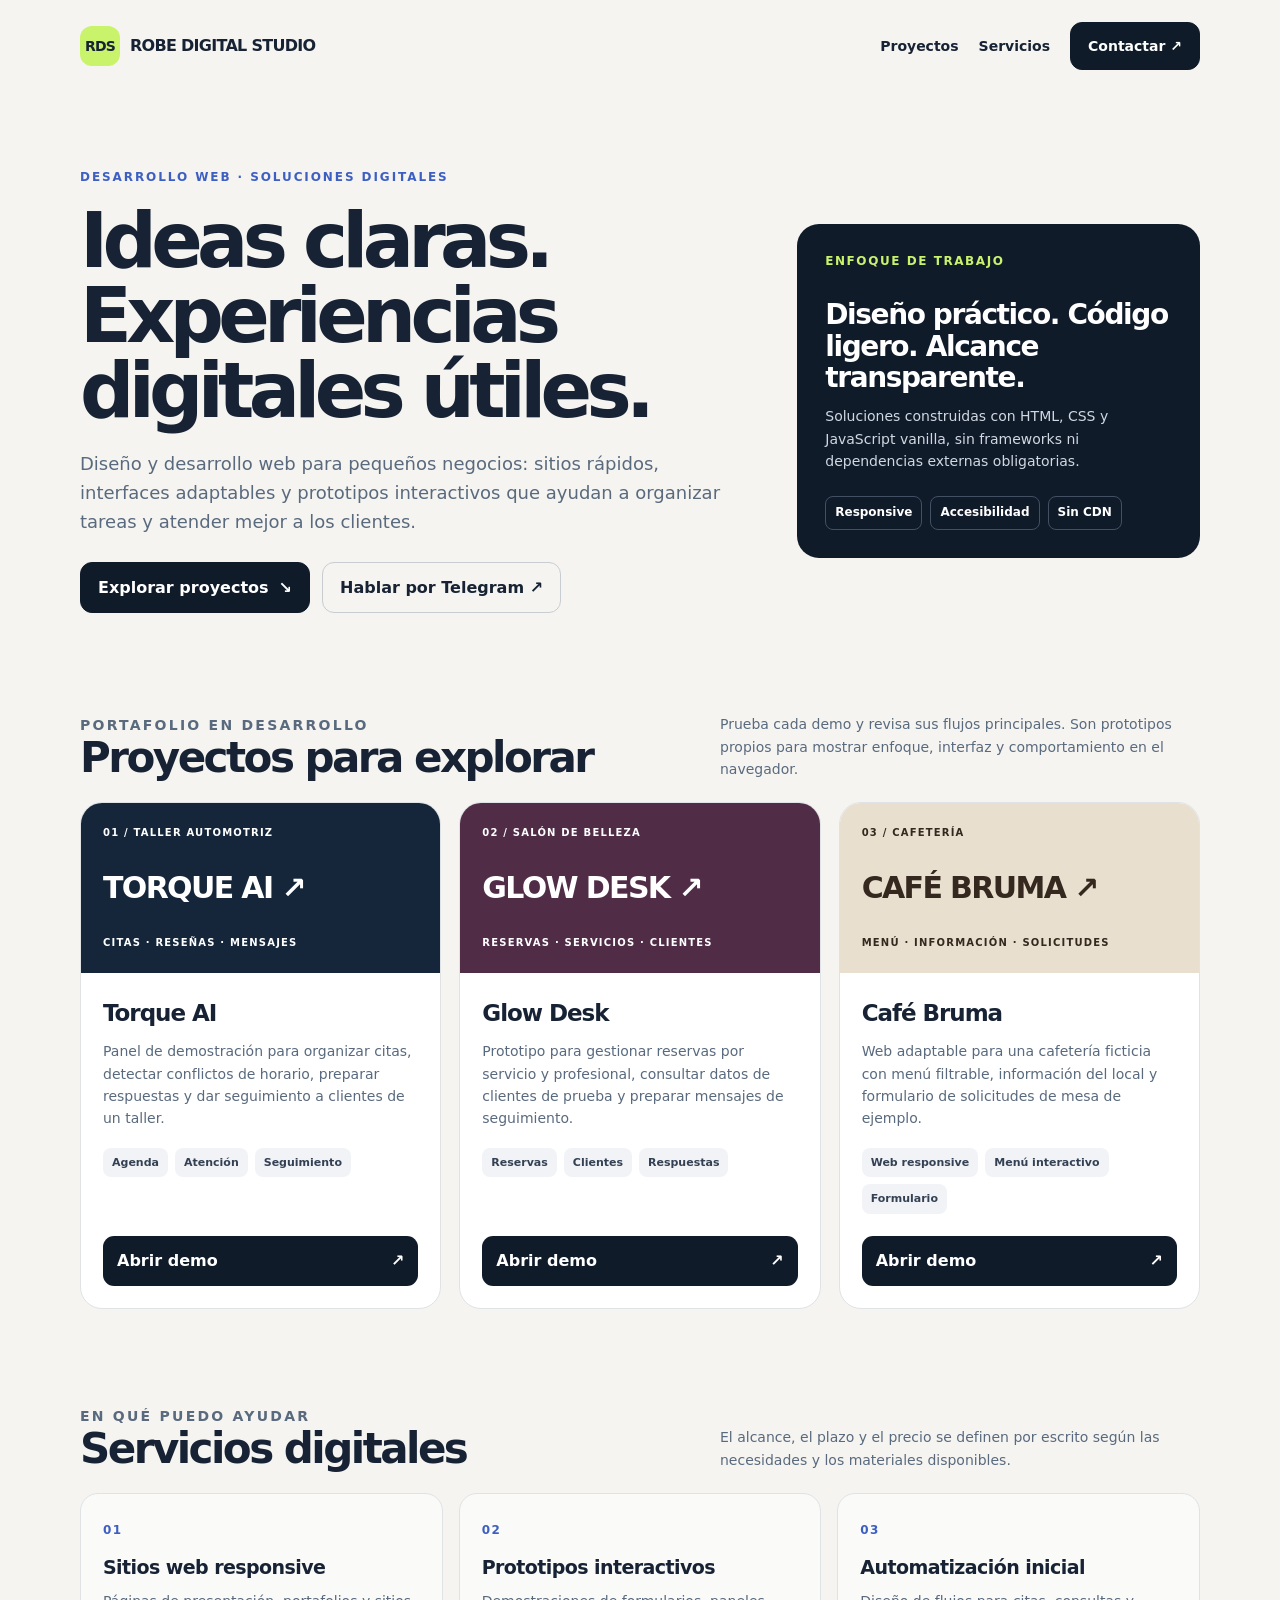
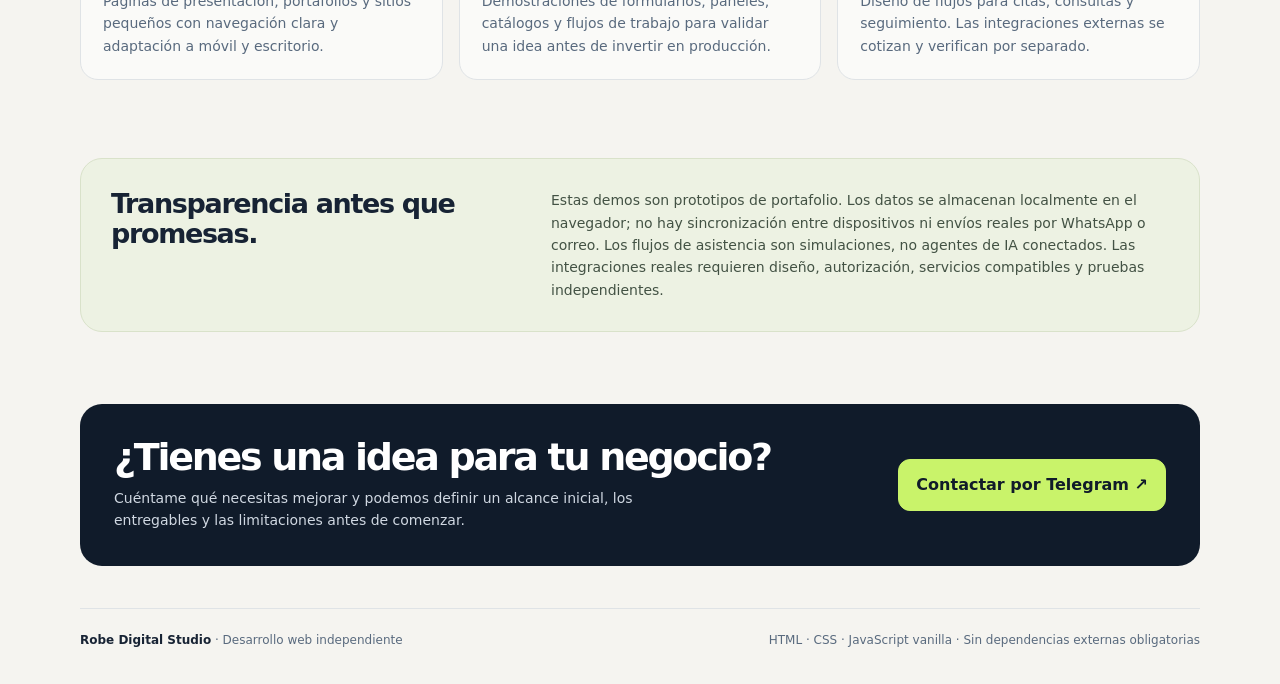
<file: index.html>
<!doctype html>
<html lang="es">
<head>
  <meta charset="utf-8">
  <meta name="viewport" content="width=device-width, initial-scale=1">
  <meta name="theme-color" content="#101b2a">
  <meta name="description" content="Robe Digital Studio crea sitios web ligeros y prototipos interactivos para pequeños negocios: diseño responsive, reservas y automatización práctica.">
  <meta property="og:title" content="Robe Digital Studio · Web y automatización práctica">
  <meta property="og:description" content="Sitios web claros y prototipos funcionales para ayudar a pequeños negocios a trabajar mejor.">
  <meta property="og:type" content="website">
  <title>Robe Digital Studio · Desarrollo web y automatización</title>
  <style>
    :root{color-scheme:light;--bg:#f5f4f0;--paper:#fff;--ink:#172334;--muted:#596a7e;--line:#dfe3e6;--dark:#101b2a;--lime:#c9f36a;--blue:#315fda;--radius:22px}
    *{box-sizing:border-box}
    html{scroll-behavior:smooth}
    body{margin:0;background:var(--bg);color:var(--ink);font:16px/1.6 system-ui,-apple-system,"Segoe UI",sans-serif}
    a{color:inherit}
    a:focus-visible{outline:3px solid var(--blue);outline-offset:4px}
    .skip{position:absolute;left:12px;top:-60px;z-index:10;background:var(--paper);padding:10px 14px;border-radius:8px}
    .skip:focus{top:12px}
    .wrap{width:min(1120px,calc(100% - 36px));margin-inline:auto}
    .nav{display:flex;justify-content:space-between;align-items:center;gap:18px;padding:22px 0}
    .logo{display:inline-flex;align-items:center;gap:10px;text-decoration:none;font-weight:900;letter-spacing:-.045em}
    .mark{display:grid;place-items:center;width:40px;height:40px;background:var(--lime);border-radius:12px;font-size:14px;letter-spacing:-.06em}
    .nav-links{display:flex;align-items:center;gap:20px}
    .nav-links a{font-size:14px;text-decoration:none;font-weight:750}
    .nav-links a:hover{text-decoration:underline;text-underline-offset:4px}
    .nav-cta,.button{display:inline-flex;align-items:center;justify-content:center;gap:10px;padding:12px 17px;border-radius:12px;background:var(--dark);color:#fff;text-decoration:none;font-weight:800;border:1px solid var(--dark)}
    .nav-cta:hover,.button:hover{background:#29466d}
    .hero{padding:76px 0 62px;display:grid;grid-template-columns:minmax(0,1.25fr) minmax(250px,.75fr);align-items:center;gap:46px}
    .eyebrow{margin:0 0 15px;text-transform:uppercase;letter-spacing:.16em;font-size:12px;font-weight:850;color:#3d5fc2}
    h1,h2,h3,p{overflow-wrap:break-word}
    h1{font-size:clamp(42px,6.7vw,76px);line-height:.99;letter-spacing:-.075em;max-width:780px;margin:0 0 22px}
    .hero-copy{max-width:650px;color:var(--muted);font-size:18px;margin:0 0 25px}
    .hero-actions{display:flex;flex-wrap:wrap;align-items:center;gap:12px}
    .button.secondary{background:transparent;color:var(--ink);border-color:#c8cdd2}
    .button.secondary:hover{background:#e9eae6}
    .hero-card{background:var(--dark);color:#fff;padding:28px;border-radius:var(--radius);min-height:270px;display:flex;flex-direction:column;justify-content:space-between}
    .hero-card .mini{color:var(--lime);font-size:12px;font-weight:850;letter-spacing:.13em}
    .hero-card h2{font-size:28px;line-height:1.12;letter-spacing:-.05em;margin:28px 0 12px}
    .hero-card p{margin:0;color:#d0d8e2;font-size:14px}
    .signals{display:flex;flex-wrap:wrap;gap:8px;margin-top:24px}
    .signals span,.tags span{font-size:12px;font-weight:750;padding:6px 9px;border:1px solid #435064;border-radius:8px}
    .section-head{display:flex;justify-content:space-between;align-items:end;gap:20px;margin:20px 0 22px}
    .section-head h2{font-size:clamp(30px,4vw,42px);line-height:1.05;letter-spacing:-.06em;margin:0}
    .section-head p{max-width:480px;color:var(--muted);font-size:14px;margin:0}
    .projects{padding:18px 0 76px}
    .grid{display:grid;grid-template-columns:repeat(3,minmax(0,1fr));gap:18px}
    .project{background:var(--paper);border:1px solid var(--line);border-radius:var(--radius);overflow:hidden;display:flex;flex-direction:column;min-width:0}
    .visual{padding:22px;height:170px;background:#15263b;color:#fff;display:flex;flex-direction:column;justify-content:space-between}
    .visual.beauty{background:#502c47}
    .visual.cafe{background:#e8dfcf;color:#34281f}
    .visual strong{font-size:clamp(23px,2.4vw,30px);letter-spacing:-.055em}
    .visual span{font-size:10px;letter-spacing:.12em;font-weight:850}
    .project-body{padding:22px;display:flex;flex-direction:column;flex:1}
    .project h3{margin:0 0 8px;font-size:23px;letter-spacing:-.045em}
    .project p{color:var(--muted);font-size:14px;margin:0 0 18px}
    .tags{display:flex;gap:7px;flex-wrap:wrap;margin-bottom:22px}
    .tags span{background:#f1f3f6;color:#344154;border:0;font-size:11px}
    .launch{margin-top:auto;display:flex;justify-content:space-between;align-items:center;text-decoration:none;background:var(--dark);color:#fff;padding:12px 14px;border-radius:11px;font-weight:800}
    .launch:hover{background:#29466d}
    .services{padding:0 0 78px}
    .service-grid{display:grid;grid-template-columns:repeat(3,minmax(0,1fr));gap:16px}
    .service{border:1px solid var(--line);border-radius:18px;padding:22px;background:rgba(255,255,255,.58)}
    .service .num{font-size:12px;font-weight:900;color:#3d5fc2;letter-spacing:.12em}
    .service h3{margin:10px 0 8px;font-size:19px;letter-spacing:-.03em}
    .service p{margin:0;color:var(--muted);font-size:14px}
    .transparency{display:grid;grid-template-columns:.8fr 1.2fr;gap:28px;padding:30px;background:#edf2e3;border:1px solid #d9e2ca;border-radius:var(--radius);margin-bottom:72px}
    .transparency h2{font-size:27px;line-height:1.1;letter-spacing:-.05em;margin:0}
    .transparency p{margin:0;color:#435244;font-size:14px}
    .contact{background:var(--dark);color:#fff;border-radius:var(--radius);padding:34px;display:flex;justify-content:space-between;align-items:center;gap:24px;margin-bottom:42px}
    .contact h2{font-size:clamp(27px,4vw,38px);line-height:1.05;letter-spacing:-.06em;margin:0 0 9px}
    .contact p{margin:0;color:#d0d8e2;font-size:14px;max-width:570px}
    .contact .button{background:var(--lime);border-color:var(--lime);color:var(--dark);white-space:nowrap}
    .contact .button:hover{background:#dcffa0}
    .foot{border-top:1px solid var(--line);padding:22px 0 34px;color:var(--muted);font-size:12px;display:flex;justify-content:space-between;gap:18px;flex-wrap:wrap}
    .foot strong{color:var(--ink)}
    @media(max-width:850px){.hero{grid-template-columns:1fr;gap:28px;padding-top:48px}.hero-card{min-height:220px}.grid{grid-template-columns:1fr 1fr}.service-grid{grid-template-columns:1fr}.section-head{align-items:start;flex-direction:column}.transparency{grid-template-columns:1fr;gap:14px}}
    @media(max-width:570px){.wrap{width:min(100% - 28px,1120px)}.nav{padding:16px 0;flex-wrap:wrap}.nav-links{width:100%;justify-content:space-between;gap:8px;flex-wrap:wrap}.nav-links a{font-size:12px}.nav-cta{padding:10px 12px;font-size:13px}.logo{font-size:14px}.mark{width:36px;height:36px}.hero{padding:38px 0 44px}h1{font-size:clamp(40px,12vw,58px)}.hero-copy{font-size:16px}.grid{grid-template-columns:1fr}.visual{height:145px}.project-body{padding:20px}.projects{padding-bottom:58px}.services{padding-bottom:58px}.transparency{padding:22px;margin-bottom:48px}.contact{padding:24px;align-items:flex-start;flex-direction:column;margin-bottom:28px}.contact .button{width:100%}.foot{flex-direction:column;gap:8px}}
    @media(prefers-reduced-motion:reduce){html{scroll-behavior:auto}*,*::before,*::after{animation-duration:.01ms!important;animation-iteration-count:1!important;transition-duration:.01ms!important}}
  </style>
</head>
<body>
  <a class="skip" href="#contenido">Saltar al contenido</a>
  <div class="wrap">
    <header class="nav">
      <a class="logo" href="#inicio" aria-label="Robe Digital Studio, inicio"><span class="mark">RDS</span><span>ROBE DIGITAL STUDIO</span></a>
      <nav class="nav-links" aria-label="Navegación principal">
        <a href="#proyectos">Proyectos</a>
        <a href="#servicios">Servicios</a>
        <a class="nav-cta" href="https://t.me/Robe0228" target="_blank" rel="noopener noreferrer">Contactar ↗</a>
      </nav>
    </header>
    <main id="contenido">
      <section class="hero" id="inicio">
        <div>
          <p class="eyebrow">Desarrollo web · Soluciones digitales</p>
          <h1>Ideas claras.<br>Experiencias digitales útiles.</h1>
          <p class="hero-copy">Diseño y desarrollo web para pequeños negocios: sitios rápidos, interfaces adaptables y prototipos interactivos que ayudan a organizar tareas y atender mejor a los clientes.</p>
          <div class="hero-actions">
            <a class="button" href="#proyectos">Explorar proyectos <span aria-hidden="true">↘</span></a>
            <a class="button secondary" href="https://t.me/Robe0228" target="_blank" rel="noopener noreferrer">Hablar por Telegram ↗</a>
          </div>
        </div>
        <aside class="hero-card" aria-label="Enfoque de trabajo">
          <div class="mini">ENFOQUE DE TRABAJO</div>
          <div>
            <h2>Diseño práctico. Código ligero. Alcance transparente.</h2>
            <p>Soluciones construidas con HTML, CSS y JavaScript vanilla, sin frameworks ni dependencias externas obligatorias.</p>
          </div>
          <div class="signals"><span>Responsive</span><span>Accesibilidad</span><span>Sin CDN</span></div>
        </aside>
      </section>

      <section class="projects" id="proyectos" aria-labelledby="projects-title">
        <div class="section-head">
          <div><p class="eyebrow">Portafolio en desarrollo</p><h2 id="projects-title">Proyectos para explorar</h2></div>
          <p>Prueba cada demo y revisa sus flujos principales. Son prototipos propios para mostrar enfoque, interfaz y comportamiento en el navegador.</p>
        </div>
        <div class="grid">
          <article class="project">
            <div class="visual"><span>01 / TALLER AUTOMOTRIZ</span><strong>TORQUE AI ↗</strong><span>CITAS · RESEÑAS · MENSAJES</span></div>
            <div class="project-body"><h3>Torque AI</h3><p>Panel de demostración para organizar citas, detectar conflictos de horario, preparar respuestas y dar seguimiento a clientes de un taller.</p><div class="tags"><span>Agenda</span><span>Atención</span><span>Seguimiento</span></div><a class="launch" href="torque-ai/index.html">Abrir demo <span aria-hidden="true">↗</span></a></div>
          </article>
          <article class="project">
            <div class="visual beauty"><span>02 / SALÓN DE BELLEZA</span><strong>GLOW DESK ↗</strong><span>RESERVAS · SERVICIOS · CLIENTES</span></div>
            <div class="project-body"><h3>Glow Desk</h3><p>Prototipo para gestionar reservas por servicio y profesional, consultar datos de clientes de prueba y preparar mensajes de seguimiento.</p><div class="tags"><span>Reservas</span><span>Clientes</span><span>Respuestas</span></div><a class="launch" href="beauty-ai/index.html">Abrir demo <span aria-hidden="true">↗</span></a></div>
          </article>
          <article class="project">
            <div class="visual cafe"><span>03 / CAFETERÍA</span><strong>CAFÉ BRUMA ↗</strong><span>MENÚ · INFORMACIÓN · SOLICITUDES</span></div>
            <div class="project-body"><h3>Café Bruma</h3><p>Web adaptable para una cafetería ficticia con menú filtrable, información del local y formulario de solicitudes de mesa de ejemplo.</p><div class="tags"><span>Web responsive</span><span>Menú interactivo</span><span>Formulario</span></div><a class="launch" href="cafe-bruma/index.html">Abrir demo <span aria-hidden="true">↗</span></a></div>
          </article>
        </div>
      </section>

      <section class="services" id="servicios" aria-labelledby="services-title">
        <div class="section-head">
          <div><p class="eyebrow">En qué puedo ayudar</p><h2 id="services-title">Servicios digitales</h2></div>
          <p>El alcance, el plazo y el precio se definen por escrito según las necesidades y los materiales disponibles.</p>
        </div>
        <div class="service-grid">
          <article class="service"><span class="num">01</span><h3>Sitios web responsive</h3><p>Páginas de presentación, portafolios y sitios pequeños con navegación clara y adaptación a móvil y escritorio.</p></article>
          <article class="service"><span class="num">02</span><h3>Prototipos interactivos</h3><p>Demostraciones de formularios, paneles, catálogos y flujos de trabajo para validar una idea antes de invertir en producción.</p></article>
          <article class="service"><span class="num">03</span><h3>Automatización inicial</h3><p>Diseño de flujos para citas, consultas y seguimiento. Las integraciones externas se cotizan y verifican por separado.</p></article>
        </div>
      </section>

      <section class="transparency" aria-labelledby="transparency-title">
        <h2 id="transparency-title">Transparencia antes que promesas.</h2>
        <p>Estas demos son prototipos de portafolio. Los datos se almacenan localmente en el navegador; no hay sincronización entre dispositivos ni envíos reales por WhatsApp o correo. Los flujos de asistencia son simulaciones, no agentes de IA conectados. Las integraciones reales requieren diseño, autorización, servicios compatibles y pruebas independientes.</p>
      </section>

      <section class="contact" aria-labelledby="contact-title">
        <div><h2 id="contact-title">¿Tienes una idea para tu negocio?</h2><p>Cuéntame qué necesitas mejorar y podemos definir un alcance inicial, los entregables y las limitaciones antes de comenzar.</p></div>
        <a class="button" href="https://t.me/Robe0228" target="_blank" rel="noopener noreferrer">Contactar por Telegram ↗</a>
      </section>
    </main>
    <footer class="foot"><span><strong>Robe Digital Studio</strong> · Desarrollo web independiente</span><span>HTML · CSS · JavaScript vanilla · Sin dependencias externas obligatorias</span></footer>
  </div>
</body>
</html>
</file>
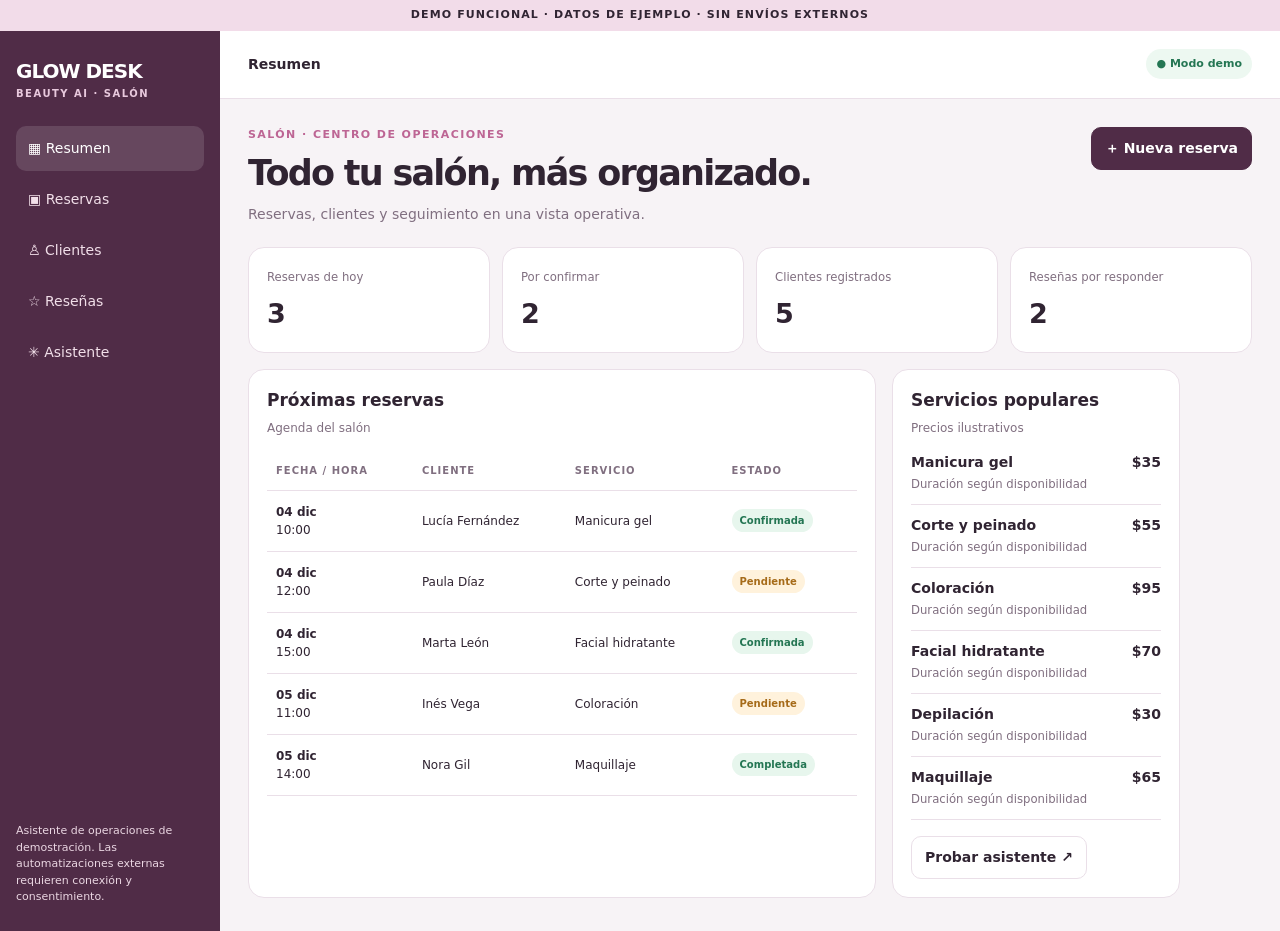
<file: beauty-ai/index.html>
<!doctype html>
<html lang="es"><head><meta charset="utf-8"><meta name="viewport" content="width=device-width,initial-scale=1"><meta name="description" content="Demo operativa para un salón de belleza: reservas, clientes, respuestas y reseñas."><title>Glow Desk · Beauty AI</title><style>
:root{--bg:#f7f3f6;--panel:#fff;--ink:#302432;--muted:#806f80;--line:#eadfe8;--plum:#502c47;--rose:#f2dce9;--accent:#bd6594;--green:#247653;--gold:#a66b19}*{box-sizing:border-box}a:focus-visible,button:focus-visible,input:focus-visible,select:focus-visible,textarea:focus-visible{outline:3px solid #6d4be8;outline-offset:3px}@media(prefers-reduced-motion:reduce){*,*::before,*::after{scroll-behavior:auto!important;animation-duration:.01ms!important;animation-iteration-count:1!important;transition-duration:.01ms!important}}body{margin:0;background:var(--bg);color:var(--ink);font:14px/1.5 system-ui,-apple-system,"Segoe UI",sans-serif}button,input,select,textarea{font:inherit}button{cursor:pointer}.ribbon{background:var(--rose);text-align:center;padding:7px;font-size:11px;font-weight:800;letter-spacing:.1em}.layout{display:grid;grid-template-columns:220px 1fr;min-height:100vh}.side{background:var(--plum);color:white;padding:25px 16px;display:flex;flex-direction:column;gap:25px}.brand{font-size:20px;font-weight:900;letter-spacing:-.05em}.brand small{display:block;font-size:10px;color:#e8c9dd;letter-spacing:.15em}.side nav{display:grid;gap:6px}.side nav button{border:0;background:transparent;color:#f1dfe9;text-align:left;padding:12px;border-radius:10px}.side nav button.active,.side nav button:hover{background:#ffffff20;color:white}.side .disclaimer{margin-top:auto;font-size:11px;color:#ead6e2}.main{min-width:0}.top{height:68px;background:#fff;border-bottom:1px solid var(--line);display:flex;align-items:center;justify-content:space-between;padding:0 28px}.state{background:#edf8f1;color:var(--green);padding:7px 10px;border-radius:99px;font-size:11px;font-weight:800}.content{padding:28px;max-width:1300px;margin:auto}.view{display:none}.view.active{display:block}.head{display:flex;justify-content:space-between;align-items:flex-start;gap:12px;margin-bottom:22px}.kicker{font-size:11px;color:var(--accent);font-weight:900;letter-spacing:.13em}.head h1{margin:4px 0;font-size:clamp(25px,3vw,35px);letter-spacing:-.05em}.muted{color:var(--muted)}.btn{border:1px solid var(--line);background:#fff;padding:10px 13px;border-radius:10px;font-weight:750;color:var(--ink)}.primary{background:var(--plum);border-color:var(--plum);color:white}.stats{display:grid;grid-template-columns:repeat(4,1fr);gap:12px;margin-bottom:16px}.stat,.card{background:var(--panel);border:1px solid var(--line);border-radius:16px;padding:18px}.stat small{color:var(--muted)}.stat strong{display:block;font-size:27px;letter-spacing:-.05em;margin-top:7px}.columns{display:grid;grid-template-columns:1.2fr .8fr;gap:16px}.card h2{font-size:17px;margin:0 0 5px}.card p{margin:0;color:var(--muted);font-size:12px}.table-wrap{overflow:auto;margin-top:14px}.table{width:100%;border-collapse:collapse;min-width:590px}.table th,.table td{text-align:left;padding:12px 9px;border-bottom:1px solid var(--line);font-size:12px}.table th{color:var(--muted);font-size:10px;text-transform:uppercase;letter-spacing:.1em}.badge{display:inline-block;border-radius:99px;padding:4px 8px;font-size:10px;font-weight:800;background:#fff2dc;color:var(--gold)}.badge.ok{background:#e7f6ed;color:var(--green)}.badge.blue{background:#edf0ff;color:#4858a8}.service-list{display:grid;gap:10px;margin-top:15px}.service{display:flex;justify-content:space-between;gap:12px;border-bottom:1px solid var(--line);padding-bottom:10px}.service strong{display:block}.service small{color:var(--muted)}.controls{display:flex;gap:8px;flex-wrap:wrap;margin-bottom:14px}.controls input,.controls select,.field input,.field select,.field textarea{border:1px solid var(--line);border-radius:9px;padding:10px;background:#fff;color:var(--ink)}.controls input{flex:1;min-width:180px}.formgrid{display:grid;grid-template-columns:1fr 1fr;gap:12px}.field{display:grid;gap:5px}.field label{font-size:12px;font-weight:800}.field.full{grid-column:1/-1}.field input,.field select,.field textarea{width:100%}.modal{position:fixed;inset:0;background:#25152699;display:none;align-items:center;justify-content:center;padding:15px;z-index:9}.modal.open{display:flex}.modalbox{background:#fff;border-radius:18px;padding:23px;width:min(560px,100%);max-height:90vh;overflow:auto}.modalhead{display:flex;justify-content:space-between;gap:12px;margin-bottom:17px}.modalhead h2{margin:0}.x{border:0;border-radius:8px;background:#f4edf2;font-size:20px;width:33px;height:33px}.modalactions{display:flex;justify-content:flex-end;gap:8px;margin-top:18px}.review{border-bottom:1px solid var(--line);padding:14px 0}.review strong{display:flex;justify-content:space-between;gap:12px}.review p{font-size:13px;color:var(--muted);margin:8px 0}.draft{background:#f9f0f6;padding:12px;border-radius:10px;font-size:12px;margin:10px 0}.toast{position:fixed;bottom:18px;right:18px;background:var(--plum);color:white;padding:13px 16px;border-radius:11px;display:none;max-width:calc(100% - 36px);z-index:20}.toast.show{display:block}.empty{padding:22px;text-align:center;color:var(--muted)}@media(max-width:850px){.layout{grid-template-columns:1fr}.side{padding:13px 16px;gap:10px}.side nav{display:flex;overflow:auto}.side nav button{white-space:nowrap;padding:8px 11px;font-size:12px}.side .disclaimer{display:none}.brand small{display:inline;margin-left:8px}.top{height:55px;padding:0 16px}.content{padding:18px 14px}.stats{grid-template-columns:repeat(2,1fr)}.columns{grid-template-columns:1fr}}@media(max-width:520px){.head{display:block}.head .btn{margin-top:12px}.formgrid{grid-template-columns:1fr}.field.full{grid-column:auto}.stat{padding:13px}.stat strong{font-size:24px}}
</style></head><body><div class="ribbon">DEMO FUNCIONAL · DATOS DE EJEMPLO · SIN ENVÍOS EXTERNOS</div><div class="layout"><aside class="side"><div class="brand">GLOW DESK<small>BEAUTY AI · SALÓN</small></div><nav aria-label="Navegación"><button class="active" data-view="home">▦ Resumen</button><button data-view="bookings">▣ Reservas</button><button data-view="clients">♙ Clientes</button><button data-view="reviews">☆ Reseñas</button><button data-view="assistant">✳ Asistente</button></nav><div class="disclaimer">Asistente de operaciones de demostración. Las automatizaciones externas requieren conexión y consentimiento.</div></aside><div class="main"><header class="top"><strong id="crumb">Resumen</strong><span class="state">● Modo demo</span></header><main class="content">
<section class="view active" id="view-home"><div class="head"><div><div class="kicker">SALÓN · CENTRO DE OPERACIONES</div><h1>Todo tu salón, más organizado.</h1><div class="muted">Reservas, clientes y seguimiento en una vista operativa.</div></div><button class="btn primary" data-book>＋ Nueva reserva</button></div><div class="stats"><div class="stat"><small>Reservas de hoy</small><strong id="s-today">0</strong></div><div class="stat"><small>Por confirmar</small><strong id="s-pending">0</strong></div><div class="stat"><small>Clientes registrados</small><strong id="s-clients">0</strong></div><div class="stat"><small>Reseñas por responder</small><strong id="s-reviews">0</strong></div></div><div class="columns"><div class="card"><h2>Próximas reservas</h2><p>Agenda del salón</p><div class="table-wrap"><table class="table"><thead><tr><th>Fecha / hora</th><th>Cliente</th><th>Servicio</th><th>Estado</th></tr></thead><tbody id="home-bookings"></tbody></table></div></div><div class="card"><h2>Servicios populares</h2><p>Precios ilustrativos</p><div class="service-list" id="services"></div><div style="margin-top:16px"><button class="btn" data-view-link="assistant">Probar asistente ↗</button></div></div></div></section>
<section class="view" id="view-bookings"><div class="head"><div><div class="kicker">AGENDA</div><h1>Reservas</h1><div class="muted">Registra, filtra y cambia estados. Se comprueba el horario por profesional.</div></div><button class="btn primary" data-book>＋ Nueva reserva</button></div><div class="card"><div class="controls"><input id="search-bookings" placeholder="Buscar cliente o servicio" aria-label="Buscar reservas"><select id="filter-bookings" aria-label="Filtrar reservas"><option value="all">Todos los estados</option><option>Pendiente</option><option>Confirmada</option><option>Completada</option><option>Cancelada</option></select></div><div class="table-wrap"><table class="table"><thead><tr><th>Fecha / hora</th><th>Cliente</th><th>Servicio</th><th>Profesional</th><th>Estado / acción</th></tr></thead><tbody id="booking-table"></tbody></table></div></div></section>
<section class="view" id="view-clients"><div class="head"><div><div class="kicker">RELACIONES</div><h1>Clientes</h1><div class="muted">Ficha ligera construida a partir de reservas de prueba.</div></div><button class="btn" id="export-clients">Exportar CSV</button></div><div class="card"><div class="controls"><input id="search-clients" placeholder="Buscar nombre, teléfono o correo" aria-label="Buscar clientes"></div><div class="table-wrap"><table class="table"><thead><tr><th>Cliente</th><th>Contacto</th><th>Visitas</th><th>Último servicio</th></tr></thead><tbody id="client-table"></tbody></table></div></div></section>
<section class="view" id="view-reviews"><div class="head"><div><div class="kicker">REPUTACIÓN</div><h1>Reseñas y seguimiento</h1><div class="muted">Prepara respuestas editables; nunca se publican solas.</div></div><button class="btn primary" id="new-followup">✉ Preparar solicitud</button></div><div class="card"><div id="review-list"></div></div></section>
<section class="view" id="view-assistant"><div class="head"><div><div class="kicker">ASISTENCIA OPERATIVA</div><h1>Asistente del salón</h1><div class="muted">Prueba respuestas y ejecuta una revisión local de agenda.</div></div><button class="btn primary" id="run-audit">▶ Revisar agenda</button></div><div class="columns"><div class="card"><h2>Respuestas rápidas</h2><p>Elige un tema y edita el borrador antes de copiarlo.</p><div class="service-list"><button class="btn" data-topic="price">💶 Precios y servicios</button><button class="btn" data-topic="availability">◷ Disponibilidad</button><button class="btn" data-topic="prep">✂ Preparación para la cita</button><button class="btn" data-topic="change">↺ Cambiar o cancelar</button></div><div class="field" style="margin-top:18px"><label for="reply">Borrador de respuesta</label><textarea id="reply" rows="6" placeholder="Selecciona un tema para generar una respuesta..."></textarea></div><button class="btn" id="copy-reply" style="margin-top:10px">Copiar borrador</button></div><div class="card"><h2>Capacidades del agente</h2><div class="service-list"><div class="service"><div><strong>Detección de conflictos</strong><small>Fecha, hora y profesional</small></div><span>✓</span></div><div class="service"><div><strong>Clasificación de solicitudes</strong><small>Respuestas por tema</small></div><span>✓</span></div><div class="service"><div><strong>Seguimiento de visita</strong><small>Borrador editable</small></div><span>✓</span></div><div class="service"><div><strong>Registro de cambios</strong><small>Persistencia local</small></div><span>✓</span></div></div><p style="margin-top:15px">En una versión real, las funciones de IA, WhatsApp, correo, calendario y plataformas de reseñas necesitan servicios y credenciales autorizadas.</p></div></div></section>
</main></div></div>
<div class="modal" id="modal" role="dialog" aria-modal="true" aria-labelledby="modal-title"><div class="modalbox"><div class="modalhead"><div><h2 id="modal-title">Nueva reserva</h2><p class="muted">Datos de prueba; no se enviarán confirmaciones.</p></div><button class="x" id="close" aria-label="Cerrar">×</button></div><form id="booking-form"><div class="formgrid"><div class="field"><label for="name">Nombre *</label><input id="name" required placeholder="Nombre del cliente"></div><div class="field"><label for="phone">Teléfono</label><input id="phone" type="tel" placeholder="+1 555 0100"></div><div class="field"><label for="email">Correo</label><input id="email" type="email" placeholder="cliente@ejemplo.com"></div><div class="field"><label for="service">Servicio *</label><select id="service-select" required><option value="">Selecciona</option><option>Manicura gel</option><option>Corte y peinado</option><option>Coloración</option><option>Facial hidratante</option><option>Depilación</option><option>Maquillaje</option></select></div><div class="field"><label for="date">Fecha *</label><input id="date" type="date" required></div><div class="field"><label for="time">Hora *</label><select id="time" required><option value="">Selecciona</option><option>09:00</option><option>10:00</option><option>11:00</option><option>12:00</option><option>13:00</option><option>14:00</option><option>15:00</option><option>16:00</option><option>17:00</option></select></div><div class="field full"><label for="pro">Profesional *</label><select id="pro" required><option>Camila</option><option>Valentina</option><option>Sofía</option></select></div></div><div class="modalactions"><button class="btn" type="button" id="cancel">Cancelar</button><button class="btn primary" type="submit">Guardar reserva</button></div></form></div></div><div class="toast" id="toast" role="status" aria-live="polite"></div>
<script>
(()=>{'use strict';const $=s=>document.querySelector(s),$$=s=>[...document.querySelectorAll(s)],today=()=>{let d=new Date();return d.getFullYear()+'-'+String(d.getMonth()+1).padStart(2,'0')+'-'+String(d.getDate()).padStart(2,'0')},offset=n=>{let d=new Date();d.setDate(d.getDate()+n);return d.getFullYear()+'-'+String(d.getMonth()+1).padStart(2,'0')+'-'+String(d.getDate()).padStart(2,'0')},fmt=s=>new Date(s+'T12:00:00').toLocaleDateString('es',{day:'2-digit',month:'short'}),esc=s=>String(s??'').replace(/[&<>"']/g,c=>({'&':'&amp;','<':'&lt;','>':'&gt;','"':'&quot;',"'":'&#39;'}[c]));const catalog=[['Manicura gel',35],['Corte y peinado',55],['Coloración',95],['Facial hidratante',70],['Depilación',30],['Maquillaje',65]];const seed=[{id:1,date:offset(0),time:'10:00',name:'Lucía Fernández',phone:'555-0101',email:'lucia@example.com',service:'Manicura gel',pro:'Camila',status:'Confirmada'},{id:2,date:offset(0),time:'12:00',name:'Paula Díaz',phone:'555-0102',email:'paula@example.com',service:'Corte y peinado',pro:'Valentina',status:'Pendiente'},{id:3,date:offset(0),time:'15:00',name:'Marta León',phone:'555-0103',email:'marta@example.com',service:'Facial hidratante',pro:'Sofía',status:'Confirmada'},{id:4,date:offset(1),time:'11:00',name:'Inés Vega',phone:'555-0104',email:'ines@example.com',service:'Coloración',pro:'Camila',status:'Pendiente'},{id:5,date:offset(1),time:'14:00',name:'Nora Gil',phone:'555-0105',email:'nora@example.com',service:'Maquillaje',pro:'Valentina',status:'Completada'}];const seedReviews=[{name:'Clara M.',stars:5,text:'El equipo fue muy amable y el resultado quedó precioso.',status:'Pendiente'},{name:'Daniela R.',stars:5,text:'Reservar fue sencillo y respetaron el horario.',status:'Respondida'},{name:'Eva P.',stars:4,text:'Me encantó el servicio; agradecería más opciones de horario.',status:'Pendiente'}];function load(k,f){try{return JSON.parse(localStorage.getItem('glow-'+k))||f}catch(e){return f}}function save(k,v){try{localStorage.setItem('glow-'+k,JSON.stringify(v))}catch(e){}}let bookings=load('bookings',seed),reviews=load('reviews',seedReviews);function toast(t){let el=$('#toast');el.textContent=t;el.classList.add('show');clearTimeout(toast.t);toast.t=setTimeout(()=>el.classList.remove('show'),3200)}function status(s){return '<span class="badge '+(['Confirmada','Completada','Respondida'].includes(s)?'ok':s==='Pendiente'?'':'blue')+'">'+esc(s)+'</span>'}function go(v){$$('.view').forEach(e=>e.classList.toggle('active',e.id==='view-'+v));$$('[data-view]').forEach(b=>b.classList.toggle('active',b.dataset.view===v));$('#crumb').textContent=({home:'Resumen',bookings:'Reservas',clients:'Clientes',reviews:'Reseñas',assistant:'Asistente'})[v];render()}$$('[data-view]').forEach(b=>b.onclick=()=>go(b.dataset.view));$$('[data-view-link]').forEach(b=>b.onclick=()=>go(b.dataset.viewLink));function render(){let td=bookings.filter(b=>b.date===today()&&b.status!=='Cancelada');$('#s-today').textContent=td.length;$('#s-pending').textContent=bookings.filter(b=>b.status==='Pendiente').length;$('#s-clients').textContent=new Set(bookings.map(b=>b.email||b.name)).size;$('#s-reviews').textContent=reviews.filter(r=>r.status!=='Respondida').length;$('#services').innerHTML=catalog.map(s=>'<div class="service"><div><strong>'+s[0]+'</strong><small>Duración según disponibilidad</small></div><strong>$'+s[1]+'</strong></div>').join('');const sorted=[...bookings].sort((a,b)=>(a.date+a.time).localeCompare(b.date+b.time));$('#home-bookings').innerHTML=sorted.slice(0,5).map(b=>'<tr><td><strong>'+fmt(b.date)+'</strong><br>'+b.time+'</td><td>'+esc(b.name)+'</td><td>'+esc(b.service)+'</td><td>'+status(b.status)+'</td></tr>').join('')||'<tr><td colspan="4" class="empty">No hay reservas.</td></tr>';const q=($('#search-bookings')?.value||'').toLowerCase(),f=$('#filter-bookings')?.value||'all';$('#booking-table').innerHTML=sorted.filter(b=>(f==='all'||b.status===f)&&[b.name,b.service,b.pro,b.phone].join(' ').toLowerCase().includes(q)).map(b=>'<tr><td><strong>'+fmt(b.date)+'</strong><br>'+b.time+'</td><td><strong>'+esc(b.name)+'</strong><br>'+esc(b.phone||'Sin teléfono')+'</td><td>'+esc(b.service)+'</td><td>'+esc(b.pro)+'</td><td>'+status(b.status)+'<br><button class="btn" style="padding:5px 7px;margin-top:5px" data-cycle="'+b.id+'">Cambiar</button></td></tr>').join('')||'<tr><td colspan="5" class="empty">Sin resultados.</td></tr>';$$('[data-cycle]').forEach(b=>b.onclick=()=>{let x=bookings.find(a=>a.id===+b.dataset.cycle),order=['Pendiente','Confirmada','Completada','Cancelada'];x.status=order[(order.indexOf(x.status)+1)%order.length];save('bookings',bookings);render();toast('Estado actualizado en la demo.')});const cq=($('#search-clients')?.value||'').toLowerCase(),clients={};bookings.forEach(b=>{let k=b.email||b.name;if(!clients[k])clients[k]={...b,count:0};clients[k].count++});$('#client-table').innerHTML=Object.values(clients).filter(c=>[c.name,c.phone,c.email].join(' ').toLowerCase().includes(cq)).map(c=>'<tr><td><strong>'+esc(c.name)+'</strong></td><td>'+esc(c.phone||'—')+'<br>'+esc(c.email||'—')+'</td><td>'+c.count+'</td><td>'+esc(c.service)+'</td></tr>').join('')||'<tr><td colspan="4" class="empty">Sin clientes.</td></tr>';$('#review-list').innerHTML=reviews.map((r,i)=>'<div class="review"><strong><span>'+esc(r.name)+' · <span style="color:#b67a28">'+('★'.repeat(r.stars))+'</span></span>'+status(r.status)+'</strong><p>“'+esc(r.text)+'”</p><div class="draft"><strong>Borrador sugerido</strong><br>'+esc(r.stars>=4?'¡Muchas gracias por compartir tu experiencia! Nos alegra que hayas disfrutado de tu visita. Esperamos volver a verte pronto.':'Gracias por tu comentario. Valoramos tu opinión y la tendremos en cuenta para mejorar la experiencia.')+'</div><button class="btn" data-review="'+i+'">Marcar '+(r.status==='Respondida'?'pendiente':'respondida')+'</button></div>').join('');$$('[data-review]').forEach(b=>b.onclick=()=>{let r=reviews[+b.dataset.review];r.status=r.status==='Respondida'?'Pendiente':'Respondida';save('reviews',reviews);render();toast('Estado de reseña actualizado localmente.')})}$('#search-bookings').oninput=render;$('#filter-bookings').onchange=render;$('#search-clients').oninput=render;let modal=$('#modal');function open(){modal.classList.add('open');$('#date').min=today();$('#date').value=today();$('#name').focus()}function close(){modal.classList.remove('open')}$$('[data-book]').forEach(b=>b.onclick=open);$('#close').onclick=close;$('#cancel').onclick=close;modal.onclick=e=>{if(e.target===modal)close()};document.onkeydown=e=>{if(e.key==='Escape')close()};$('#booking-form').onsubmit=e=>{e.preventDefault();let b={id:Date.now(),name:$('#name').value.trim(),phone:$('#phone').value.trim(),email:$('#email').value.trim(),service:$('#service-select').value,date:$('#date').value,time:$('#time').value,pro:$('#pro').value,status:'Pendiente'};if(bookings.some(x=>x.date===b.date&&x.time===b.time&&x.pro===b.pro&&x.status!=='Cancelada')){toast('Ese profesional ya tiene una reserva en ese horario.');return}bookings.push(b);save('bookings',bookings);e.target.reset();close();go('bookings');toast('Reserva guardada en este navegador. No se envió confirmación.');};const drafts={price:'¡Hola! Estos son nuestros precios orientativos: manicura gel $35, corte y peinado $55, coloración desde $95 y facial hidratante $70. El precio final se confirma según el servicio y la consulta.',availability:'¡Gracias por escribirnos! Dinos qué servicio, fecha y horario prefieres y revisaremos la disponibilidad del equipo. La reserva queda confirmada solo cuando el salón la valida.',prep:'Para aprovechar tu cita, cuéntanos si tienes alguna preferencia o necesidad especial. Para coloración, es útil indicar tratamientos recientes y mostrar referencias del resultado que buscas.',change:'Podemos ayudarte a cambiar o cancelar tu cita. Indícanos el nombre, fecha y hora de la reserva para que el equipo la localice y confirme el cambio.'};$$('[data-topic]').forEach(b=>b.onclick=()=>{$('#reply').value=drafts[b.dataset.topic];$('#reply').focus()});$('#copy-reply').onclick=()=>copy($('#reply').value);function copy(s){if(!s){toast('Primero prepara un borrador.');return}let t=document.createElement('textarea');t.value=s;document.body.appendChild(t);t.select();try{document.execCommand('copy');toast('Texto copiado; no se ha enviado.')}catch(e){toast('Selecciona y copia el texto manualmente.')}t.remove()}$('#new-followup').onclick=()=>{go('assistant');$('#reply').value='¡Hola! Gracias por visitar nuestro salón. Si te apetece, nos ayudaría conocer tu opinión sincera sobre la experiencia. ¡Gracias por confiar en nosotras!';toast('Borrador preparado. Revisa antes de copiarlo.')};$('#run-audit').onclick=()=>{let conflicts=[];bookings.forEach((a,i)=>bookings.slice(i+1).forEach(b=>{if(a.date===b.date&&a.time===b.time&&a.pro===b.pro&&a.status!=='Cancelada'&&b.status!=='Cancelada')conflicts.push(a.pro+' '+a.time)}));toast(conflicts.length?'Conflictos detectados: '+conflicts.join(', '):'Revisión completada: '+bookings.length+' reservas, '+bookings.filter(b=>b.status==='Pendiente').length+' pendientes y '+reviews.filter(r=>r.status!=='Respondida').length+' reseñas por revisar.');};$('#export-clients').onclick=()=>{let rows=[['Nombre','Teléfono','Correo','Visitas','Último servicio']];let map={};bookings.forEach(b=>{let k=b.email||b.name;if(!map[k])map[k]={...b,count:0};map[k].count++});Object.values(map).forEach(c=>rows.push([c.name,c.phone,c.email,c.count,c.service]));let csv=rows.map(r=>r.map(x=>'"'+String(x??'').replace(/"/g,'""')+'"').join(',')).join('\n'),a=document.createElement('a');a.href=URL.createObjectURL(new Blob([csv],{type:'text/csv'}));a.download='clientes-glow-desk.csv';a.click();URL.revokeObjectURL(a.href)};render()})();
</script></body></html>
</file>
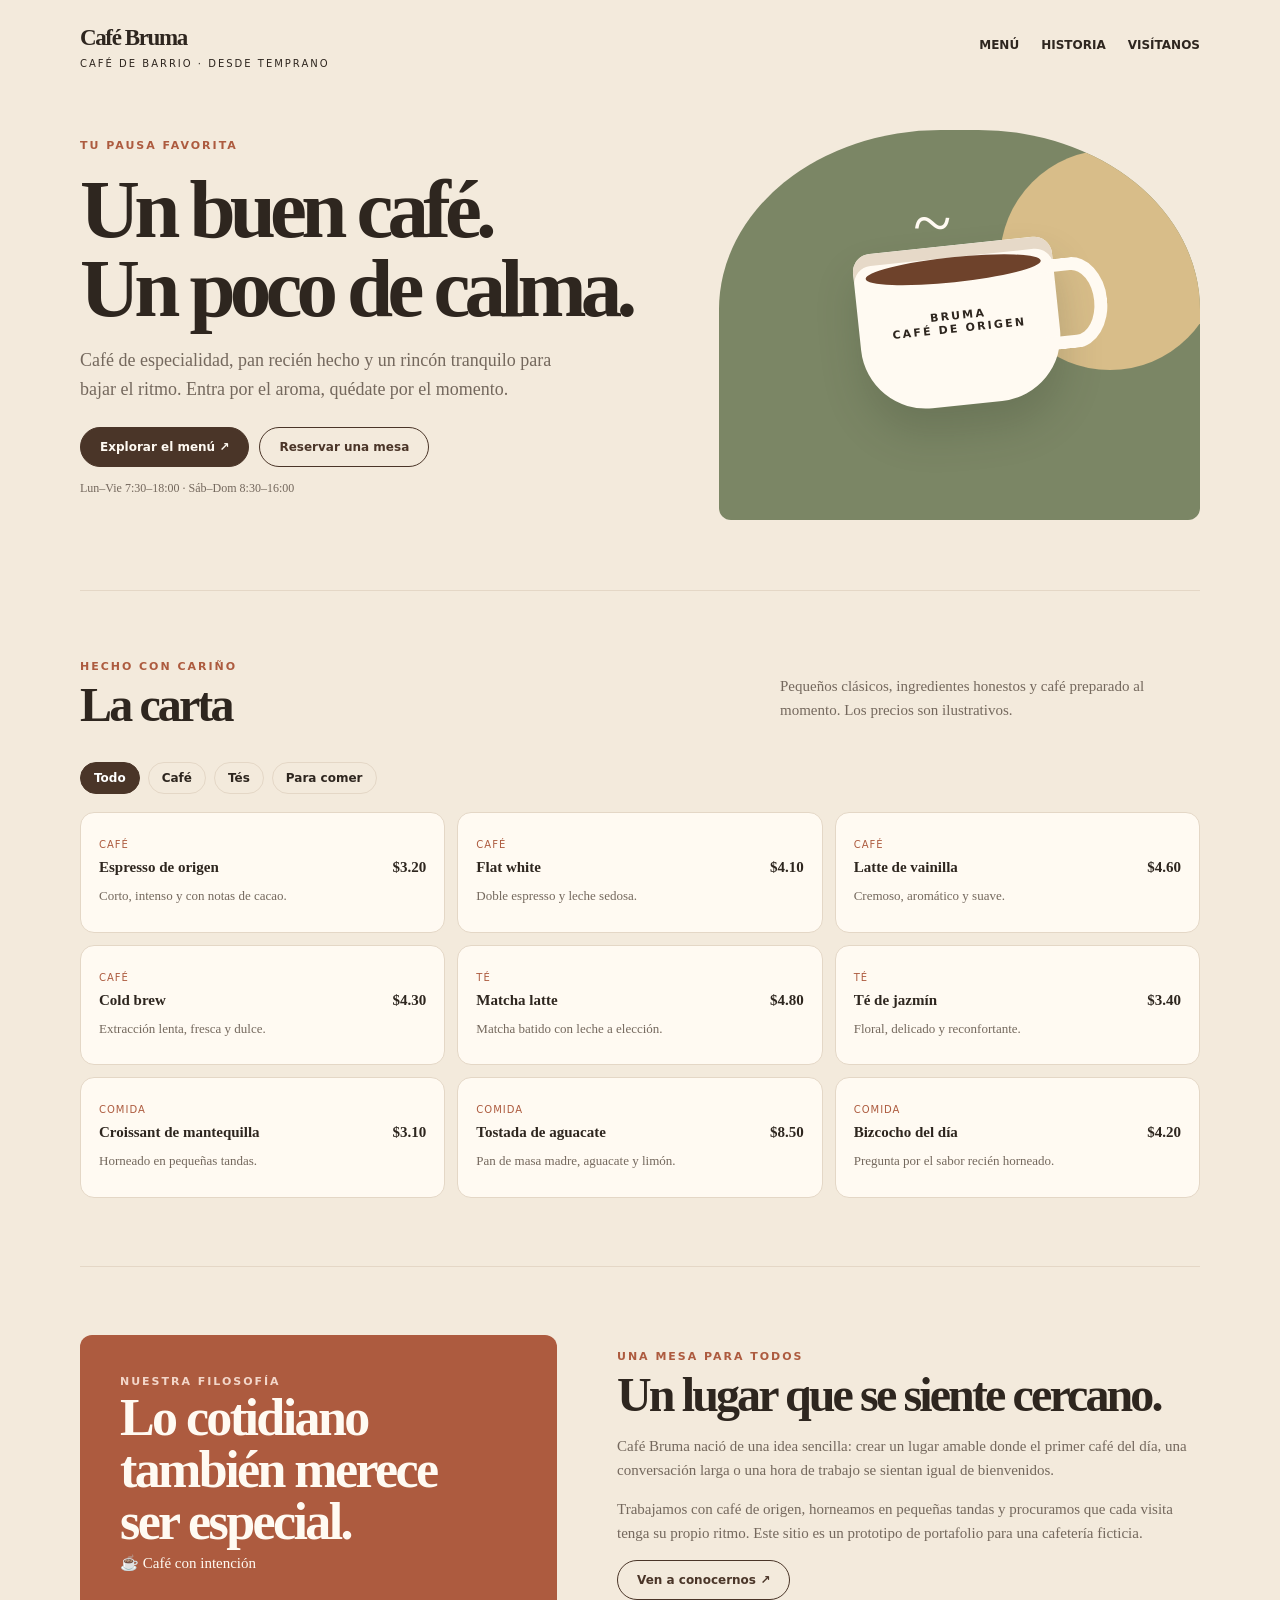
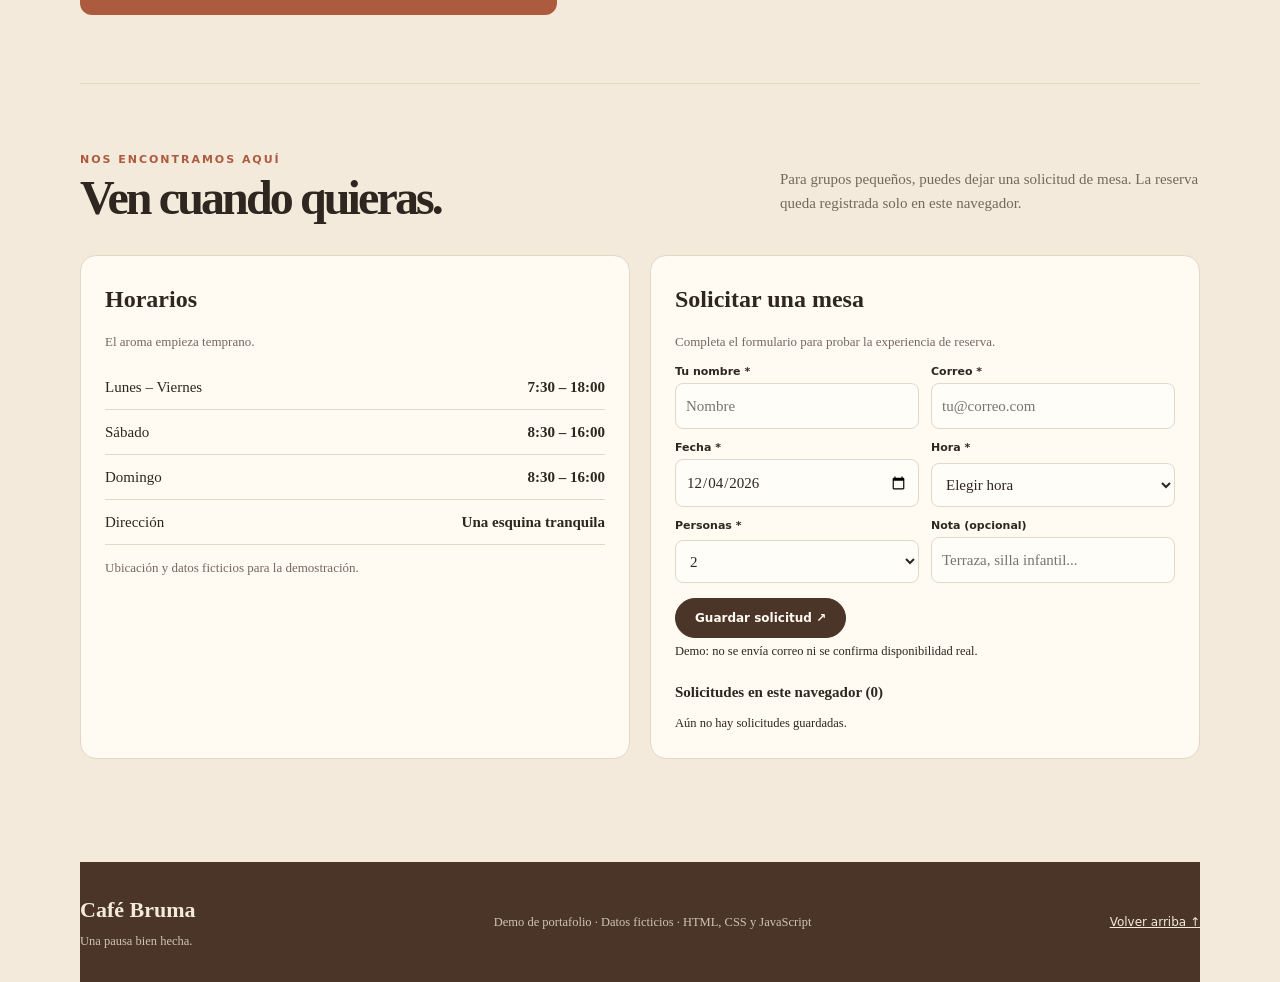
<file: cafe-bruma/index.html>
<!doctype html>
<html lang="es"><head><meta charset="utf-8"><meta name="viewport" content="width=device-width,initial-scale=1"><meta name="description" content="Café Bruma: cafetería de barrio, café de especialidad, menú y reservas."><meta name="theme-color" content="#f3eadc"><title>Café Bruma · Café de barrio</title><style>
:root{--cream:#f3eadc;--paper:#fffaf2;--ink:#2e261f;--muted:#74685d;--brown:#4a3528;--rust:#ad5b3f;--sage:#7b8665;--line:#e4d7c6}*{box-sizing:border-box}a:focus-visible,button:focus-visible,input:focus-visible,select:focus-visible,textarea:focus-visible{outline:3px solid #315fda;outline-offset:3px}@media(prefers-reduced-motion:reduce){html{scroll-behavior:auto}*,*::before,*::after{animation-duration:.01ms!important;animation-iteration-count:1!important;transition-duration:.01ms!important}}html{scroll-behavior:smooth}body{margin:0;background:var(--cream);color:var(--ink);font:15px/1.6 Georgia,"Times New Roman",serif}button,input,select,textarea{font:inherit}button{cursor:pointer}a{color:inherit}.wrap{width:min(1120px,calc(100% - 36px));margin:auto}.nav{display:flex;align-items:center;justify-content:space-between;padding:20px 0;gap:15px}.brand{text-decoration:none;font-size:23px;font-weight:bold;letter-spacing:-.06em}.brand small{display:block;font:10px/1.3 system-ui;letter-spacing:.2em;text-transform:uppercase}.links{display:flex;gap:22px;font:12px system-ui;font-weight:700}.links a{text-decoration:none}.links a:hover{color:var(--rust)}.hero{display:grid;grid-template-columns:1.1fr .9fr;min-height:500px;align-items:center;gap:50px;padding:40px 0 70px}.eyebrow{font:11px system-ui;font-weight:800;letter-spacing:.18em;text-transform:uppercase;color:var(--rust)}h1{font-size:clamp(48px,7vw,83px);letter-spacing:-.07em;line-height:.95;margin:18px 0}.hero p{font-size:18px;color:var(--muted);max-width:490px}.actions{display:flex;gap:10px;flex-wrap:wrap;margin-top:24px}.btn{display:inline-block;text-decoration:none;border:1px solid var(--brown);background:var(--brown);color:#fffaf2;border-radius:99px;padding:12px 19px;font:12px system-ui;font-weight:800}.btn.alt{background:transparent;color:var(--brown)}.cup-art{min-height:390px;border-radius:46% 46% 12px 12px;background:var(--sage);position:relative;overflow:hidden;display:grid;place-items:center}.sun{position:absolute;width:220px;height:220px;border-radius:50%;background:#d8bd89;right:-20px;top:20px}.cup{position:relative;z-index:1;width:200px;height:160px;background:var(--paper);border-radius:18px 18px 65px 65px;box-shadow:inset 0 12px #e6d9c8,0 25px 40px #35402c38;transform:rotate(-6deg)}.cup:before{content:"";position:absolute;right:-50px;top:24px;width:55px;height:65px;border:13px solid var(--paper);border-left:0;border-radius:0 50% 50% 0}.coffee{position:absolute;left:12px;right:12px;top:12px;height:25px;border-radius:50%;background:#6e422b}.steam{position:absolute;top:-80px;left:65px;font-size:70px;color:#fffaf2;transform:rotate(8deg)}.cup-label{position:absolute;top:64px;left:0;right:0;text-align:center;font:11px system-ui;letter-spacing:.2em;font-weight:900}.section{padding:68px 0;border-top:1px solid var(--line)}.section-head{display:flex;justify-content:space-between;align-items:end;gap:20px;margin-bottom:25px}.section h2{font-size:clamp(32px,4vw,48px);letter-spacing:-.06em;line-height:1;margin:8px 0}.section-head p{color:var(--muted);max-width:420px}.filters{display:flex;gap:8px;flex-wrap:wrap;margin-bottom:18px}.filters button{border:1px solid var(--line);border-radius:99px;padding:8px 13px;background:transparent;color:var(--ink);font:12px system-ui;font-weight:750}.filters button.active{background:var(--brown);color:white;border-color:var(--brown)}.menu{display:grid;grid-template-columns:repeat(3,1fr);gap:12px}.item{background:var(--paper);border:1px solid var(--line);border-radius:14px;padding:18px}.itemtop{display:flex;justify-content:space-between;gap:10px;font-weight:bold}.item p{color:var(--muted);font-size:13px;margin:7px 0}.item small{font:10px system-ui;color:var(--rust);text-transform:uppercase;letter-spacing:.1em}.story{display:grid;grid-template-columns:.9fr 1.1fr;gap:60px;align-items:center}.story-art{background:var(--rust);color:#fffaf2;padding:40px;border-radius:12px;min-height:280px;display:flex;flex-direction:column;justify-content:space-between}.story-art strong{font-size:clamp(32px,5vw,52px);line-height:1;letter-spacing:-.05em}.story p{color:var(--muted)}.hours{display:grid;grid-template-columns:1fr 1fr;gap:20px}.hoursbox,.bookingbox{background:var(--paper);border:1px solid var(--line);border-radius:16px;padding:24px}.hourrow{display:flex;justify-content:space-between;gap:15px;border-bottom:1px solid var(--line);padding:10px 0}.hourrow:last-child{border:0}.bookingbox h3,.hoursbox h3{font-size:24px;margin:0 0 7px}.bookingbox p,.hoursbox p{color:var(--muted);font-size:13px}.formgrid{display:grid;grid-template-columns:1fr 1fr;gap:12px}.field{display:grid;gap:5px}.field.full{grid-column:1/-1}.field label{font:11px system-ui;font-weight:800}.field input,.field select,.field textarea{width:100%;border:1px solid var(--line);border-radius:8px;background:#fffdf8;padding:10px;color:var(--ink)}.field small{font-size:11px;color:var(--muted)}.formactions{margin-top:15px}.booking-list{margin-top:18px}.booking-list h4{margin:0 0 6px}.booking-entry{font-size:12px;border-top:1px solid var(--line);padding:8px 0;display:flex;justify-content:space-between;gap:12px}.booking-entry button{border:0;background:none;color:var(--rust);font-size:11px}.footer{background:var(--brown);color:var(--cream);padding:30px 0;margin-top:35px}.footrow{display:flex;justify-content:space-between;gap:20px;align-items:center}.footer small{color:#d3c3b2}.toast{position:fixed;bottom:18px;right:18px;background:var(--brown);color:white;padding:13px 16px;border-radius:11px;display:none;z-index:9;max-width:calc(100% - 36px);font:13px system-ui}.toast.show{display:block}@media(max-width:760px){.links{gap:10px}.hero{grid-template-columns:1fr;gap:25px;padding:25px 0 50px}.cup-art{min-height:300px}.menu{grid-template-columns:1fr 1fr}.story{grid-template-columns:1fr;gap:20px}.hours{grid-template-columns:1fr}.section{padding:50px 0}.section-head{display:block}}@media(max-width:500px){.links{font-size:10px;gap:8px}.brand{font-size:19px}.menu{grid-template-columns:1fr}.formgrid{grid-template-columns:1fr}.field.full{grid-column:auto}.footrow{align-items:flex-start;flex-direction:column}.section-head p{font-size:13px}}
</style></head><body><div class="wrap"><header class="nav"><a class="brand" href="#inicio">Café Bruma<small>Café de barrio · desde temprano</small></a><nav class="links" aria-label="Navegación principal"><a href="#menu">MENÚ</a><a href="#historia">HISTORIA</a><a href="#visita">VISÍTANOS</a></nav></header><main><section class="hero" id="inicio"><div><div class="eyebrow">Tu pausa favorita</div><h1>Un buen café.<br>Un poco de calma.</h1><p>Café de especialidad, pan recién hecho y un rincón tranquilo para bajar el ritmo. Entra por el aroma, quédate por el momento.</p><div class="actions"><a class="btn" href="#menu">Explorar el menú ↗</a><a class="btn alt" href="#visita">Reservar una mesa</a></div><p style="font-size:12px">Lun–Vie 7:30–18:00 · Sáb–Dom 8:30–16:00</p></div><div class="cup-art" aria-label="Ilustración decorativa de una taza de café"><div class="sun"></div><div class="cup"><div class="coffee"></div><div class="steam">~</div><div class="cup-label">BRUMA<br>CAFÉ DE ORIGEN</div></div></div></section>
<section class="section" id="menu"><div class="section-head"><div><div class="eyebrow">Hecho con cariño</div><h2>La carta</h2></div><p>Pequeños clásicos, ingredientes honestos y café preparado al momento. Los precios son ilustrativos.</p></div><div class="filters" role="group" aria-label="Filtrar menú"><button class="active" data-filter="Todos">Todo</button><button data-filter="Café">Café</button><button data-filter="Té">Tés</button><button data-filter="Comida">Para comer</button></div><div class="menu" id="menu-items"></div></section>
<section class="section" id="historia"><div class="story"><div class="story-art"><span class="eyebrow" style="color:#f3d6c9">Nuestra filosofía</span><strong>Lo cotidiano<br>también merece<br>ser especial.</strong><span>☕ Café con intención</span></div><div><div class="eyebrow">Una mesa para todos</div><h2>Un lugar que se siente cercano.</h2><p>Café Bruma nació de una idea sencilla: crear un lugar amable donde el primer café del día, una conversación larga o una hora de trabajo se sientan igual de bienvenidos.</p><p>Trabajamos con café de origen, horneamos en pequeñas tandas y procuramos que cada visita tenga su propio ritmo. Este sitio es un prototipo de portafolio para una cafetería ficticia.</p><a href="#visita" class="btn alt">Ven a conocernos ↗</a></div></div></section>
<section class="section" id="visita"><div class="section-head"><div><div class="eyebrow">Nos encontramos aquí</div><h2>Ven cuando quieras.</h2></div><p>Para grupos pequeños, puedes dejar una solicitud de mesa. La reserva queda registrada solo en este navegador.</p></div><div class="hours"><div class="hoursbox"><h3>Horarios</h3><p>El aroma empieza temprano.</p><div class="hourrow"><span>Lunes – Viernes</span><strong>7:30 – 18:00</strong></div><div class="hourrow"><span>Sábado</span><strong>8:30 – 16:00</strong></div><div class="hourrow"><span>Domingo</span><strong>8:30 – 16:00</strong></div><div class="hourrow"><span>Dirección</span><strong>Una esquina tranquila</strong></div><p>Ubicación y datos ficticios para la demostración.</p></div><div class="bookingbox"><h3>Solicitar una mesa</h3><p>Completa el formulario para probar la experiencia de reserva.</p><form id="reserve"><div class="formgrid"><div class="field"><label for="guest">Tu nombre *</label><input id="guest" required maxlength="80" placeholder="Nombre"></div><div class="field"><label for="email">Correo *</label><input id="email" type="email" required placeholder="tu@correo.com"></div><div class="field"><label for="rdate">Fecha *</label><input id="rdate" type="date" required></div><div class="field"><label for="rtime">Hora *</label><select id="rtime" required><option value="">Elegir hora</option><option>08:00</option><option>09:00</option><option>10:00</option><option>11:00</option><option>12:00</option><option>13:00</option><option>14:00</option><option>15:00</option><option>16:00</option><option>17:00</option></select></div><div class="field"><label for="people">Personas *</label><select id="people" required><option>1</option><option selected>2</option><option>3</option><option>4</option><option>5</option><option>6</option></select></div><div class="field"><label for="note">Nota (opcional)</label><input id="note" maxlength="180" placeholder="Terraza, silla infantil..."></div></div><div class="formactions"><button class="btn" type="submit">Guardar solicitud ↗</button></div><small>Demo: no se envía correo ni se confirma disponibilidad real.</small></form><div class="booking-list" id="booking-list" aria-live="polite"></div></div></div></section></main><footer class="footer"><div class="footrow"><div><strong style="font-size:22px">Café Bruma</strong><br><small>Una pausa bien hecha.</small></div><small>Demo de portafolio · Datos ficticios · HTML, CSS y JavaScript</small><a href="#inicio" style="font:12px system-ui">Volver arriba ↑</a></div></footer></div><div class="toast" id="toast" role="status" aria-live="polite"></div>
<script>
(()=>{'use strict';const $=s=>document.querySelector(s),$$=s=>[...document.querySelectorAll(s)],menu=[{name:'Espresso de origen',cat:'Café',price:3.2,desc:'Corto, intenso y con notas de cacao.'},{name:'Flat white',cat:'Café',price:4.1,desc:'Doble espresso y leche sedosa.'},{name:'Latte de vainilla',cat:'Café',price:4.6,desc:'Cremoso, aromático y suave.'},{name:'Cold brew',cat:'Café',price:4.3,desc:'Extracción lenta, fresca y dulce.'},{name:'Matcha latte',cat:'Té',price:4.8,desc:'Matcha batido con leche a elección.'},{name:'Té de jazmín',cat:'Té',price:3.4,desc:'Floral, delicado y reconfortante.'},{name:'Croissant de mantequilla',cat:'Comida',price:3.1,desc:'Horneado en pequeñas tandas.'},{name:'Tostada de aguacate',cat:'Comida',price:8.5,desc:'Pan de masa madre, aguacate y limón.'},{name:'Bizcocho del día',cat:'Comida',price:4.2,desc:'Pregunta por el sabor recién horneado.'}];function esc(s){return String(s??'').replace(/[&<>"']/g,c=>({'&':'&amp;','<':'&lt;','>':'&gt;','"':'&quot;',"'":'&#39;'}[c]))}function renderMenu(cat='Todos'){$('#menu-items').innerHTML=menu.filter(m=>cat==='Todos'||m.cat===cat).map(m=>'<article class="item"><small>'+m.cat+'</small><div class="itemtop"><span>'+m.name+'</span><span>$'+m.price.toFixed(2)+'</span></div><p>'+m.desc+'</p></article>').join('')}$$('[data-filter]').forEach(b=>b.onclick=()=>{$$('[data-filter]').forEach(x=>x.classList.toggle('active',x===b));renderMenu(b.dataset.filter)});function load(){try{return JSON.parse(localStorage.getItem('bruma-reservations'))||[]}catch(e){return []}}function save(v){try{localStorage.setItem('bruma-reservations',JSON.stringify(v))}catch(e){}}let reservations=load();function toast(t){let el=$('#toast');el.textContent=t;el.classList.add('show');clearTimeout(toast.t);toast.t=setTimeout(()=>el.classList.remove('show'),3500)}function renderBookings(){$('#booking-list').innerHTML='<h4>Solicitudes en este navegador ('+reservations.length+')</h4>'+(reservations.length?reservations.slice().reverse().map((r,i)=>'<div class="booking-entry"><span><strong>'+esc(r.date)+' · '+esc(r.time)+'</strong><br>'+esc(r.name)+' · '+r.people+' persona(s)</span><button type="button" data-delete="'+(reservations.length-1-i)+'">Eliminar</button></div>').join(''):'<small>Aún no hay solicitudes guardadas.</small>');$$('[data-delete]').forEach(b=>b.onclick=()=>{reservations.splice(+b.dataset.delete,1);save(reservations);renderBookings();toast('Solicitud eliminada del almacenamiento local.')})}$('#rdate').min=new Date().toISOString().slice(0,10);$('#rdate').value=$('#rdate').min;$('#reserve').onsubmit=e=>{e.preventDefault();const r={id:Date.now(),name:$('#guest').value.trim(),email:$('#email').value.trim(),date:$('#rdate').value,time:$('#rtime').value,people:+$('#people').value,note:$('#note').value.trim()};if(!r.name||!r.email||!r.date||!r.time){toast('Completa los campos obligatorios.');return}if(r.date<new Date().toISOString().slice(0,10)){toast('Selecciona una fecha futura.');return}reservations.push(r);save(reservations);e.target.reset();$('#rdate').min=new Date().toISOString().slice(0,10);$('#rdate').value=$('#rdate').min;renderBookings();toast('Solicitud guardada localmente. No es una reserva confirmada.');};renderMenu();renderBookings()})();
</script></body></html>
</file>
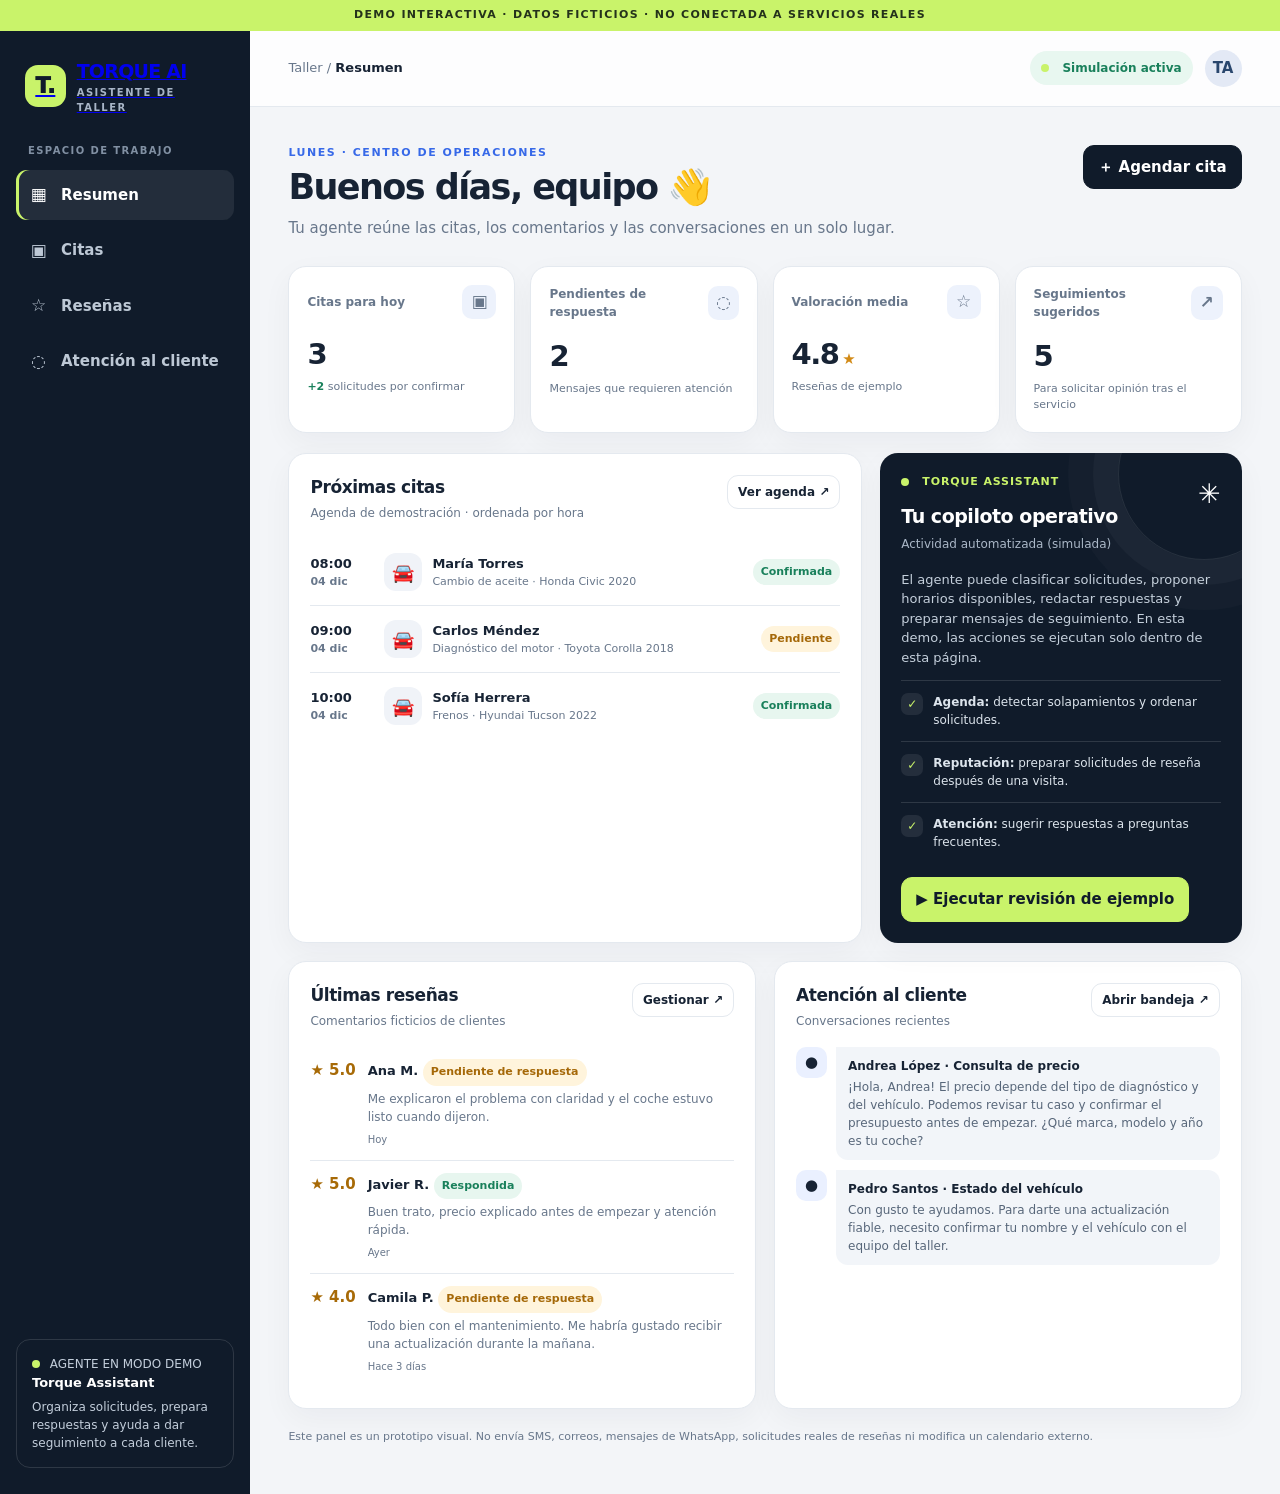
<file: torque-ai/index.html>
<!doctype html>
<html lang="es">
<head>
<meta charset="utf-8">
<meta name="viewport" content="width=device-width, initial-scale=1">
<meta name="theme-color" content="#101b2a">
<meta name="description" content="Demo interactiva de un agente de IA para citas, reseñas y atención al cliente de un taller automotriz.">
<title>Torque AI · Asistente del taller</title>
<link rel="stylesheet" href="css/style.css">
</head>
<body>
<div class="demo-ribbon">DEMO INTERACTIVA · DATOS FICTICIOS · NO CONECTADA A SERVICIOS REALES</div>
<div class="app">
<aside>
  <a class="brand" href="#inicio" aria-label="Torque AI inicio"><span class="brand-icon">T.</span><span class="brand-name">TORQUE AI<small>ASISTENTE DE TALLER</small></span></a>
  <div class="side-label">ESPACIO DE TRABAJO</div>
  <nav class="nav" aria-label="Menú principal">
    <button class="active" data-view="dashboard"><span class="ico">▦</span><span class="label">Resumen</span></button>
    <button data-view="appointments"><span class="ico">▣</span><span class="label">Citas</span></button>
    <button data-view="reviews"><span class="ico">☆</span><span class="label">Reseñas</span></button>
    <button data-view="inbox"><span class="ico">◌</span><span class="label">Atención al cliente</span></button>
  </nav>
  <div class="side-bottom"><span class="status-dot"></span> AGENTE EN MODO DEMO<strong>Torque Assistant</strong><p>Organiza solicitudes, prepara respuestas y ayuda a dar seguimiento a cada cliente.</p></div>
</aside>
<div class="main">
<header class="topbar"><div class="crumb">Taller / <strong id="crumb-label">Resumen</strong></div><div class="top-actions"><span class="demo-status"><span class="status-dot"></span> Simulación activa</span><div class="avatar" title="Taller de ejemplo">TA</div></div></header>
<main class="content">
<section class="page-view active" id="view-dashboard">
<div class="page-head"><div><p class="eyebrow">LUNES · CENTRO DE OPERACIONES</p><h1>Buenos días, equipo 👋</h1><p class="subhead">Tu agente reúne las citas, los comentarios y las conversaciones en un solo lugar.</p></div><button class="btn btn-primary" data-open-modal>＋ Agendar cita</button></div>
<div class="stats">
<div class="stat"><div class="stat-top">Citas para hoy <span class="stat-icon">▣</span></div><div class="stat-value" id="stat-today">8</div><div class="stat-note"><strong>+2</strong> solicitudes por confirmar</div></div>
<div class="stat"><div class="stat-top">Pendientes de respuesta <span class="stat-icon">◌</span></div><div class="stat-value" id="stat-pending">3</div><div class="stat-note">Mensajes que requieren atención</div></div>
<div class="stat"><div class="stat-top">Valoración media <span class="stat-icon">☆</span></div><div class="stat-value">4.8<span style="font-size:15px;color:#d28a16"> ★</span></div><div class="stat-note">Reseñas de ejemplo</div></div>
<div class="stat"><div class="stat-top">Seguimientos sugeridos <span class="stat-icon">↗</span></div><div class="stat-value" id="stat-followups">5</div><div class="stat-note">Para solicitar opinión tras el servicio</div></div>
</div>
<div class="dashboard-grid">
<div class="card"><div class="card-head"><div><h2>Próximas citas</h2><p>Agenda de demostración · ordenada por hora</p></div><button class="btn btn-sm" data-goto="appointments">Ver agenda ↗</button></div><div class="appointment-list" id="dashboard-appointments"></div></div>
<div class="card agent-card"><div class="card-head"><div><div class="agent-pulse"><span class="status-dot"></span> TORQUE ASSISTANT</div><h2 style="margin-top:12px">Tu copiloto operativo</h2><p>Actividad automatizada (simulada)</p></div><span style="font-size:27px;position:relative;z-index:1">✳</span></div><p class="agent-summary">El agente puede clasificar solicitudes, proponer horarios disponibles, redactar respuestas y preparar mensajes de seguimiento. En esta demo, las acciones se ejecutan solo dentro de esta página.</p><div class="agent-task"><span class="task-check">✓</span><span><strong>Agenda:</strong> detectar solapamientos y ordenar solicitudes.</span></div><div class="agent-task"><span class="task-check">✓</span><span><strong>Reputación:</strong> preparar solicitudes de reseña después de una visita.</span></div><div class="agent-task"><span class="task-check">✓</span><span><strong>Atención:</strong> sugerir respuestas a preguntas frecuentes.</span></div><button class="btn" id="run-agent">▶ Ejecutar revisión de ejemplo</button></div>
</div>
<div class="lower-grid">
<div class="card"><div class="card-head"><div><h2>Últimas reseñas</h2><p>Comentarios ficticios de clientes</p></div><button class="btn btn-sm" data-goto="reviews">Gestionar ↗</button></div><div id="dashboard-reviews"></div></div>
<div class="card"><div class="card-head"><div><h2>Atención al cliente</h2><p>Conversaciones recientes</p></div><button class="btn btn-sm" data-goto="inbox">Abrir bandeja ↗</button></div><div class="chat-preview" id="dashboard-chats"></div></div>
</div>
<p class="footnote">Este panel es un prototipo visual. No envía SMS, correos, mensajes de WhatsApp, solicitudes reales de reseñas ni modifica un calendario externo.</p>
</section>
<section class="page-view" id="view-appointments">
<div class="page-head"><div><p class="eyebrow">PLANIFICACIÓN</p><h1>Agenda de citas</h1><p class="subhead">Registra solicitudes, consulta el estado y evita solapamientos en el horario de ejemplo.</p></div><button class="btn btn-primary" data-open-modal>＋ Agendar cita</button></div>
<div class="card"><div class="filter-row"><input class="search" id="appointment-search" placeholder="Buscar cliente, vehículo o servicio…" aria-label="Buscar citas"><select id="appointment-filter" aria-label="Filtrar por estado"><option value="all">Todos los estados</option><option value="Confirmada">Confirmada</option><option value="Pendiente">Pendiente</option><option value="En taller">En taller</option></select></div><div class="table-wrap"><table class="data-table"><thead><tr><th>Hora / fecha</th><th>Cliente</th><th>Vehículo / servicio</th><th>Estado</th><th>Acciones</th></tr></thead><tbody id="appointment-table"></tbody></table></div></div>
<p class="footnote">Las citas nuevas se guardan solo en el almacenamiento local de este navegador. No se sincronizan con Google Calendar ni con un software de taller.</p>
</section>
<section class="page-view" id="view-reviews">
<div class="page-head"><div><p class="eyebrow">REPUTACIÓN Y CONFIANZA</p><h1>Reseñas y seguimiento</h1><p class="subhead">Prepara solicitudes de opinión y respuestas profesionales sin presionar al cliente.</p></div><button class="btn btn-primary" id="review-followup">✉ Preparar seguimiento</button></div>
<div class="stats"><div class="stat"><div class="stat-top">Valoración media <span class="stat-icon">☆</span></div><div class="stat-value">4.8 ★</div><div class="stat-note">Dato ilustrativo</div></div><div class="stat"><div class="stat-top">Reseñas en el panel <span class="stat-icon">☷</span></div><div class="stat-value" id="review-count">4</div><div class="stat-note">Opiniones de ejemplo</div></div><div class="stat"><div class="stat-top">Seguimientos sugeridos <span class="stat-icon">↗</span></div><div class="stat-value">5</div><div class="stat-note">Clientes simulados</div></div><div class="stat"><div class="stat-top">Respuesta sugerida <span class="stat-icon">✎</span></div><div class="stat-value">1 clic</div><div class="stat-note">Editable antes de enviar</div></div></div>
<div class="card"><div class="card-head"><div><h2>Comentarios recientes</h2><p>Las respuestas se generan como borradores de demostración.</p></div><span class="badge green">● Seguimiento respetuoso</span></div><div class="review-cards" id="review-cards"></div></div>
<p class="footnote">En una implementación real, las reseñas se leerían mediante integraciones autorizadas. No se publican opiniones ni se envían solicitudes desde esta demo.</p>
</section>
<section class="page-view" id="view-inbox">
<div class="page-head"><div><p class="eyebrow">CENTRO DE CONVERSACIONES</p><h1>Atención al cliente</h1><p class="subhead">Consulta preguntas frecuentes y prueba respuestas sugeridas por el agente.</p></div><span class="badge blue">Agente asistente · demo</span></div>
<div class="card"><div class="inbox-layout"><div class="thread-list" id="thread-list"></div><div class="thread-detail"><div class="thread-title" id="thread-title"><strong>Selecciona una conversación</strong></div><div class="messages" id="messages"></div><form class="chat-compose" id="chat-form"><input id="chat-input" placeholder="Escribe una respuesta de prueba…" aria-label="Mensaje de respuesta" required><button class="btn btn-primary" type="submit">Enviar</button></form></div></div></div>
<div class="card" style="margin-top:16px"><div class="card-head"><div><h2>Respuestas rápidas</h2><p>Selecciona un tema para preparar una respuesta editable.</p></div></div><div class="filter-row"><button class="btn quick-reply" data-topic="price">💵 Precio y presupuesto</button><button class="btn quick-reply" data-topic="hours">◷ Horarios</button><button class="btn quick-reply" data-topic="status">🔧 Estado del vehículo</button><button class="btn quick-reply" data-topic="warranty">✓ Garantía del trabajo</button></div></div>
<p class="footnote">La respuesta automática real requiere reglas de negocio, canales conectados, consentimiento y supervisión humana. Esta demo no se conecta a WhatsApp ni a correo.</p>
</section>
</main>
</div>
</div>
<div class="modal-backdrop" id="appointment-modal" role="dialog" aria-modal="true" aria-labelledby="modal-title"><div class="modal"><div class="modal-head"><div><h2 id="modal-title">Agendar una cita</h2><p>Registra una cita ficticia para probar el flujo.</p></div><button class="close-btn" id="modal-close" aria-label="Cerrar">×</button></div>
<form id="appointment-form"><div class="form-grid"><div class="field"><label for="customer-name">Nombre del cliente *</label><input id="customer-name" name="customer" required placeholder="Ej. Alex Rivera"></div><div class="field"><label for="customer-phone">Teléfono (opcional)</label><input id="customer-phone" name="phone" type="tel" placeholder="+1 555 0100"></div><div class="field"><label for="car">Vehículo *</label><input id="car" name="car" required placeholder="Ej. Toyota Corolla 2018"></div><div class="field"><label for="service">Servicio *</label><select id="service" name="service" required><option value="">Seleccionar…</option><option>Cambio de aceite</option><option>Diagnóstico del motor</option><option>Frenos</option><option>Neumáticos</option><option>Mantenimiento general</option><option>Otro servicio</option></select></div><div class="field"><label for="appointment-date">Fecha *</label><input id="appointment-date" name="date" type="date" required></div><div class="field"><label for="appointment-time">Hora *</label><select id="appointment-time" name="time" required><option value="">Seleccionar…</option><option>08:00</option><option>09:00</option><option>10:00</option><option>11:00</option><option>12:00</option><option>13:00</option><option>14:00</option><option>15:00</option><option>16:00</option></select></div><div class="field full"><label for="notes">Notas para el mecánico</label><textarea id="notes" name="notes" rows="2" placeholder="Síntomas, solicitudes o detalles (opcional)"></textarea><small>La demo comprueba conflictos de fecha y hora entre las citas que registres.</small></div></div><div class="modal-actions"><button type="button" class="btn" id="modal-cancel">Cancelar</button><button class="btn btn-primary" type="submit">Guardar cita de prueba</button></div></form></div></div>
<div class="toast" id="toast" role="status" aria-live="polite"></div>
<script src="js/main.js" defer></script>
</body>
</html>
</file>
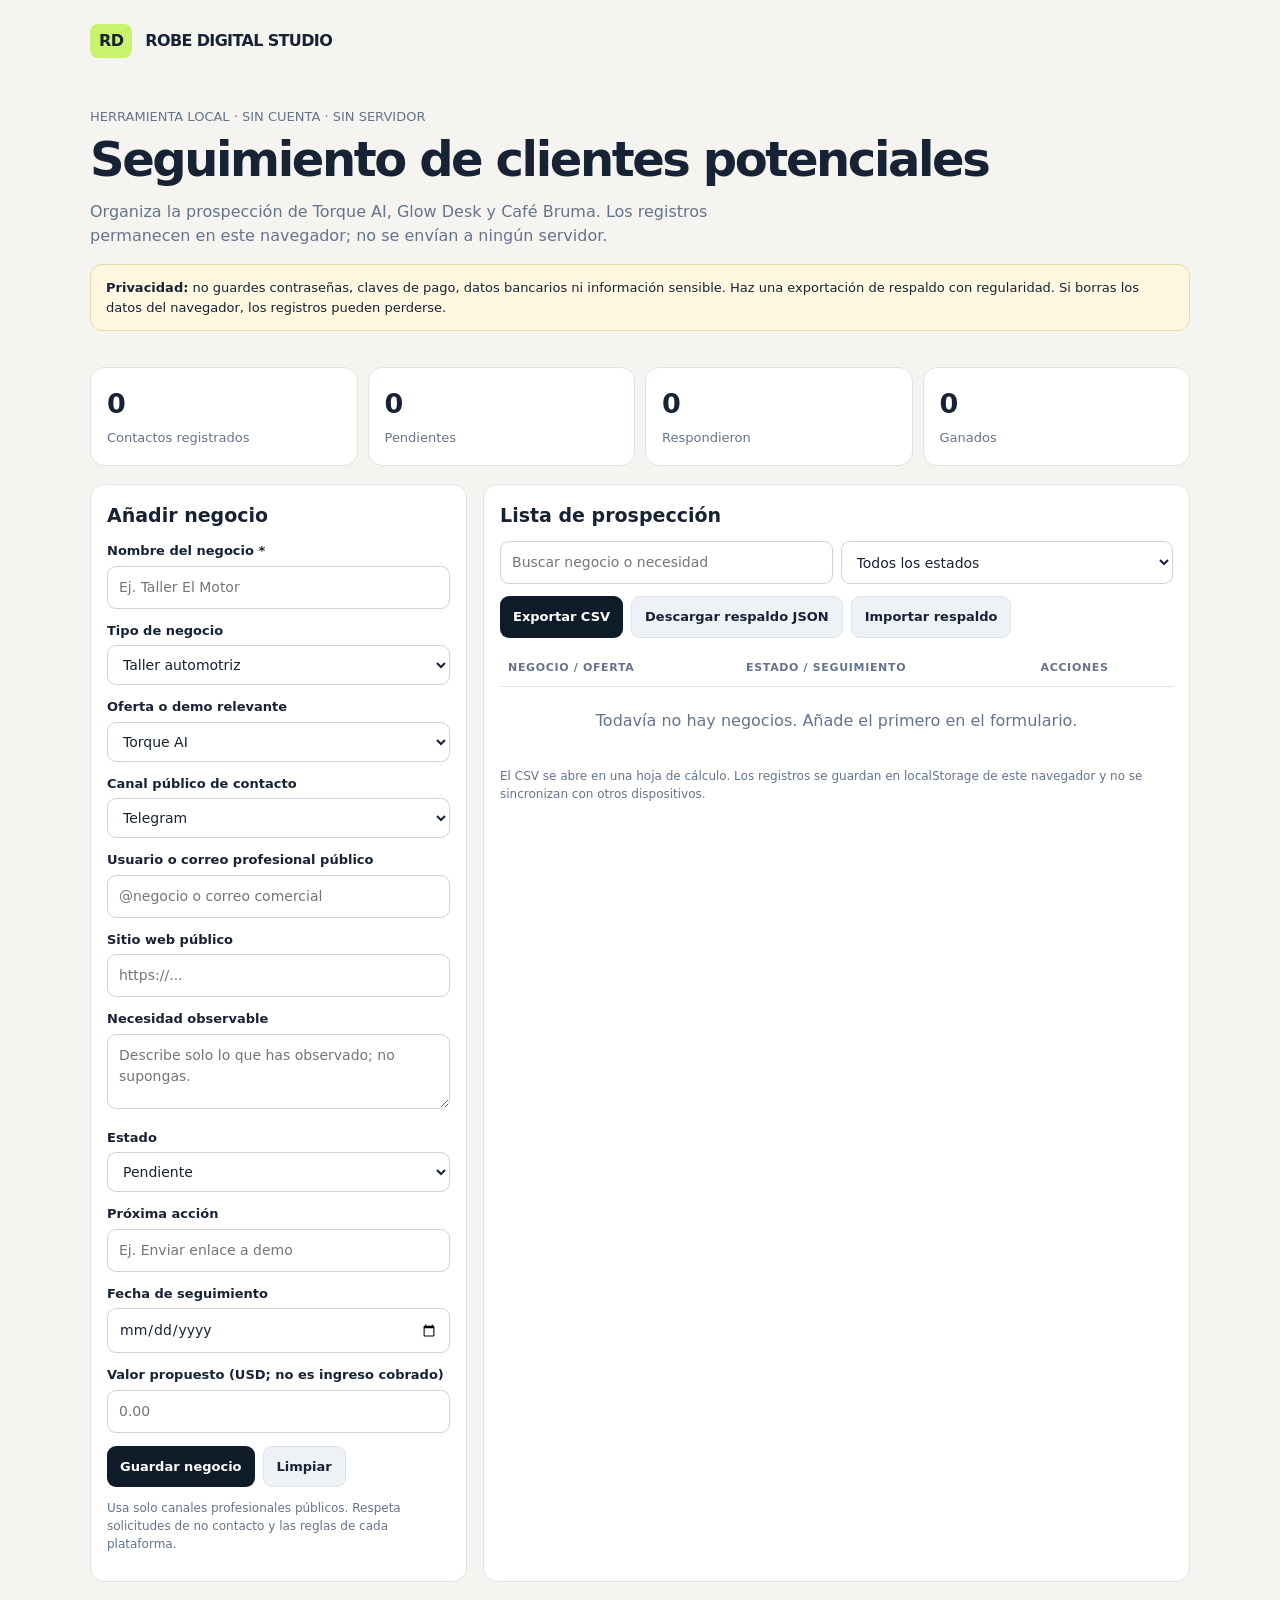
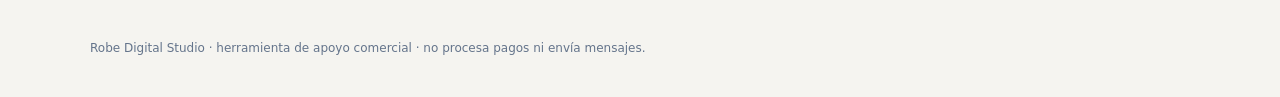
<file: business/seguimiento/index.html>
<!doctype html>
<html lang="es">
<head>
<meta charset="utf-8">
<meta name="viewport" content="width=device-width,initial-scale=1">
<meta name="theme-color" content="#101b2a">
<title>Seguimiento comercial · Robe Digital Studio</title>
<style>
:root{color-scheme:light;--bg:#f5f4f0;--ink:#172334;--muted:#64748b;--line:#dfe3e8;--dark:#101b2a;--accent:#c9f36a;--card:#fff}*{box-sizing:border-box}body{margin:0;background:var(--bg);color:var(--ink);font:16px/1.5 system-ui,-apple-system,"Segoe UI",sans-serif}.wrap{max-width:1100px;width:calc(100% - 28px);margin:auto}.top{padding:24px 0}.brand{font-weight:900;letter-spacing:-.04em}.brand span{display:inline-block;background:var(--accent);padding:5px 9px;border-radius:8px;margin-right:8px}.hero{padding:25px 0 18px}.hero h1{font-size:clamp(30px,5vw,48px);line-height:1.04;letter-spacing:-.05em;margin:8px 0 12px}.hero p{color:var(--muted);max-width:720px}.notice{padding:13px 15px;background:#fff7df;border:1px solid #ead9a5;border-radius:12px;font-size:13px}.stats{display:grid;grid-template-columns:repeat(4,1fr);gap:10px;margin:18px 0}.stat,.panel{background:var(--card);border:1px solid var(--line);border-radius:14px;padding:16px}.stat b{display:block;font-size:27px}.stat span,.muted{color:var(--muted);font-size:13px}.layout{display:grid;grid-template-columns:minmax(260px,.8fr) minmax(0,1.5fr);gap:16px;margin-bottom:35px}.panel h2{margin:0 0 12px;font-size:19px}label{display:block;font-size:13px;font-weight:750;margin:12px 0 5px}input,select,textarea{width:100%;font:inherit;font-size:14px;padding:10px 11px;border:1px solid #cbd3dc;border-radius:9px;background:#fff;color:var(--ink)}textarea{min-height:75px;resize:vertical}.actions{display:flex;gap:8px;flex-wrap:wrap;margin-top:13px}button,.button{font:inherit;font-size:13px;font-weight:800;border:0;border-radius:9px;padding:10px 13px;background:var(--dark);color:white;cursor:pointer;text-decoration:none;display:inline-block}button.secondary,.button.secondary{background:#eef1f5;color:var(--ink);border:1px solid var(--line)}button.danger{background:#8e2e2e}.filters{display:grid;grid-template-columns:1fr 1fr;gap:8px;margin-bottom:12px}.tablewrap{overflow:auto}table{width:100%;border-collapse:collapse;font-size:13px}th,td{text-align:left;padding:10px 8px;border-bottom:1px solid var(--line);vertical-align:top}th{font-size:11px;text-transform:uppercase;letter-spacing:.06em;color:var(--muted)}td button{padding:6px 8px;margin:2px}.empty{padding:22px;text-align:center;color:var(--muted)}.small{font-size:12px;color:var(--muted)}footer{padding:22px 0 40px;color:var(--muted);font-size:12px}@media(max-width:760px){.layout{grid-template-columns:1fr}.stats{grid-template-columns:repeat(2,1fr)}.stat{padding:12px}.filters{grid-template-columns:1fr}.hero{padding-top:10px}}
</style>
</head>
<body>
<div class="wrap">
<header class="top"><div class="brand"><span>RD</span> ROBE DIGITAL STUDIO</div></header>
<main>
<section class="hero"><div class="muted">HERRAMIENTA LOCAL · SIN CUENTA · SIN SERVIDOR</div><h1>Seguimiento de clientes potenciales</h1><p>Organiza la prospección de Torque AI, Glow Desk y Café Bruma. Los registros permanecen en este navegador; no se envían a ningún servidor.</p><div class="notice"><strong>Privacidad:</strong> no guardes contraseñas, claves de pago, datos bancarios ni información sensible. Haz una exportación de respaldo con regularidad. Si borras los datos del navegador, los registros pueden perderse.</div></section>
<section class="stats" aria-label="Resumen">
<div class="stat"><b id="total">0</b><span>Contactos registrados</span></div><div class="stat"><b id="pending">0</b><span>Pendientes</span></div><div class="stat"><b id="replied">0</b><span>Respondieron</span></div><div class="stat"><b id="won">0</b><span>Ganados</span></div>
</section>
<div class="layout">
<section class="panel"><h2 id="formTitle">Añadir negocio</h2><form id="leadForm">
<input id="leadId" type="hidden">
<label for="business">Nombre del negocio *</label><input id="business" required maxlength="120" placeholder="Ej. Taller El Motor">
<label for="niche">Tipo de negocio</label><select id="niche"><option>Taller automotriz</option><option>Salón de belleza</option><option>Cafetería / restaurante</option><option>Otro pequeño negocio</option></select>
<label for="demo">Oferta o demo relevante</label><select id="demo"><option>Torque AI</option><option>Glow Desk</option><option>Café Bruma</option><option>Web esencial</option></select>
<label for="contact">Canal público de contacto</label><select id="contact"><option>Telegram</option><option>Correo electrónico</option><option>Formulario público</option><option>Otro</option></select>
<label for="address">Usuario o correo profesional público</label><input id="address" maxlength="180" placeholder="@negocio o correo comercial">
<label for="website">Sitio web público</label><input id="website" type="url" maxlength="300" placeholder="https://...">
<label for="need">Necesidad observable</label><textarea id="need" maxlength="700" placeholder="Describe solo lo que has observado; no supongas."></textarea>
<label for="status">Estado</label><select id="status"><option>Pendiente</option><option>Contactado</option><option>Respondió</option><option>Reunión</option><option>Propuesta enviada</option><option>Ganado</option><option>Perdido</option><option>No contactar</option></select>
<label for="next">Próxima acción</label><input id="next" maxlength="300" placeholder="Ej. Enviar enlace a demo">
<label for="follow">Fecha de seguimiento</label><input id="follow" type="date">
<label for="value">Valor propuesto (USD; no es ingreso cobrado)</label><input id="value" type="number" min="0" step="0.01" placeholder="0.00">
<div class="actions"><button type="submit" id="saveBtn">Guardar negocio</button><button type="button" class="secondary" id="resetBtn">Limpiar</button></div>
<p class="small">Usa solo canales profesionales públicos. Respeta solicitudes de no contacto y las reglas de cada plataforma.</p>
</form></section>
<section class="panel"><h2>Lista de prospección</h2><div class="filters"><input id="search" placeholder="Buscar negocio o necesidad" aria-label="Buscar"><select id="filterStatus" aria-label="Filtrar por estado"><option value="">Todos los estados</option><option>Pendiente</option><option>Contactado</option><option>Respondió</option><option>Reunión</option><option>Propuesta enviada</option><option>Ganado</option><option>Perdido</option><option>No contactar</option></select></div>
<div class="actions" style="margin:0 0 12px"><button id="exportBtn" type="button">Exportar CSV</button><button id="backupBtn" class="secondary" type="button">Descargar respaldo JSON</button><label class="button secondary" for="importFile" style="margin:0;cursor:pointer">Importar respaldo</label><input id="importFile" type="file" accept="application/json,.json" hidden></div>
<div class="tablewrap"><table><thead><tr><th>Negocio / oferta</th><th>Estado / seguimiento</th><th>Acciones</th></tr></thead><tbody id="rows"></tbody></table><div id="empty" class="empty">Todavía no hay negocios. Añade el primero en el formulario.</div></div>
<p class="small">El CSV se abre en una hoja de cálculo. Los registros se guardan en localStorage de este navegador y no se sincronizan con otros dispositivos.</p></section>
</div>
</main>
<footer>Robe Digital Studio · herramienta de apoyo comercial · no procesa pagos ni envía mensajes.</footer>
</div>
<script>
(function(){
'use strict';
const KEY='robe-digital-studio-prospects-v1';
const $=id=>document.getElementById(id);
let leads=load();
function load(){try{const x=JSON.parse(localStorage.getItem(KEY)||'[]');return Array.isArray(x)?x:[]}catch(_){return[]}}
function persist(){localStorage.setItem(KEY,JSON.stringify(leads));render()}
function esc(v){return String(v??'').replace(/[&<>"']/g,c=>({'&':'&amp;','<':'&lt;','>':'&gt;','"':'&quot;',"'":'&#39;'}[c]))}
function val(id){return $(id).value.trim()}
function reset(){ $('leadForm').reset();$('leadId').value='';$('formTitle').textContent='Añadir negocio';$('saveBtn').textContent='Guardar negocio'}
function formData(){return {business:val('business'),niche:val('niche'),demo:val('demo'),contact:val('contact'),address:val('address'),website:val('website'),need:val('need'),status:val('status'),next:val('next'),follow:val('follow'),value:val('value'),updatedAt:new Date().toISOString()}}
$('leadForm').addEventListener('submit',e=>{e.preventDefault();const d=formData(),id=val('leadId');if(id){const i=leads.findIndex(x=>x.id===id);if(i>=0)leads[i]={...leads[i],...d}}else leads.unshift({...d,id:crypto.randomUUID?crypto.randomUUID():String(Date.now())+'-'+Math.random().toString(36).slice(2),createdAt:new Date().toISOString()});persist();reset()});
$('resetBtn').addEventListener('click',reset);
function edit(id){const x=leads.find(l=>l.id===id);if(!x)return;for(const k of ['business','niche','demo','contact','address','website','need','status','next','follow','value'])$(k).value=x[k]||'';$('leadId').value=x.id;$('formTitle').textContent='Editar negocio';$('saveBtn').textContent='Guardar cambios';window.scrollTo({top:0,behavior:'smooth'})}
function remove(id){if(!confirm('¿Eliminar este registro local?'))return;leads=leads.filter(x=>x.id!==id);persist()}
function render(){const q=$('search').value.toLowerCase(),st=$('filterStatus').value;const visible=leads.filter(x=>(!st||x.status===st)&&[x.business,x.niche,x.demo,x.need,x.address].join(' ').toLowerCase().includes(q));$('total').textContent=leads.length;$('pending').textContent=leads.filter(x=>['Pendiente','Contactado'].includes(x.status)).length;$('replied').textContent=leads.filter(x=>['Respondió','Reunión','Propuesta enviada'].includes(x.status)).length;$('won').textContent=leads.filter(x=>x.status==='Ganado').length;$('rows').innerHTML=visible.map(x=>'<tr><td><strong>'+esc(x.business)+'</strong><br><span class="small">'+esc(x.niche)+' · '+esc(x.demo)+'</span><br><span class="small">'+esc(x.address||'Sin contacto registrado')+'</span><br><span class="small">'+esc(x.need||'Sin necesidad anotada')+'</span></td><td>'+esc(x.status)+'<br><span class="small">Próximo paso: '+esc(x.next||'No definido')+'</span><br><span class="small">Fecha: '+esc(x.follow||'Sin fecha')+'</span></td><td><button type="button" data-edit="'+esc(x.id)+'">Editar</button><button type="button" class="secondary" data-no="'+esc(x.id)+'">No contactar</button><button type="button" class="danger" data-del="'+esc(x.id)+'">Borrar</button></td></tr>').join('');$('empty').hidden=visible.length>0}
$('rows').addEventListener('click',e=>{const b=e.target.closest('button');if(!b)return;if(b.dataset.edit)edit(b.dataset.edit);if(b.dataset.del)remove(b.dataset.del);if(b.dataset.no){const x=leads.find(l=>l.id===b.dataset.no);if(x){x.status='No contactar';x.next='No volver a contactar';persist()}}});
$('search').addEventListener('input',render);$('filterStatus').addEventListener('change',render);
function csvCell(v){return '"'+String(v??'').replace(/"/g,'""')+'"'}
$('exportBtn').addEventListener('click',()=>{const cols=['business','niche','demo','contact','address','website','need','status','next','follow','value','createdAt','updatedAt'];const csv=[cols.join(','),...leads.map(x=>cols.map(k=>csvCell(x[k])).join(','))].join('\r\n');download('\uFEFF'+csv,'robe-prospectos.csv','text/csv;charset=utf-8')});
$('backupBtn').addEventListener('click',()=>download(JSON.stringify({version:1,exportedAt:new Date().toISOString(),leads},null,2),'robe-prospectos-backup.json','application/json'));
function download(data,name,type){const blob=new Blob([data],{type}),url=URL.createObjectURL(blob),a=document.createElement('a');a.href=url;a.download=name;a.click();URL.revokeObjectURL(url)}
$('importFile').addEventListener('change',async e=>{const f=e.target.files[0];if(!f)return;try{const obj=JSON.parse(await f.text()),items=Array.isArray(obj)?obj:obj.leads;if(!Array.isArray(items))throw Error('Formato no válido');if(!confirm('Importar '+items.length+' registros. Los registros con ID repetido se actualizarán. ¿Continuar?'))return;const map=new Map(leads.map(x=>[x.id,x]));items.forEach(x=>{if(x&&x.id&&x.business)map.set(x.id,x)});leads=Array.from(map.values());persist();alert('Respaldo importado.')}catch(err){alert('No se pudo importar el archivo: '+err.message)}finally{e.target.value=''}});
render();
})();
</script>
</body>
</html>
</file>
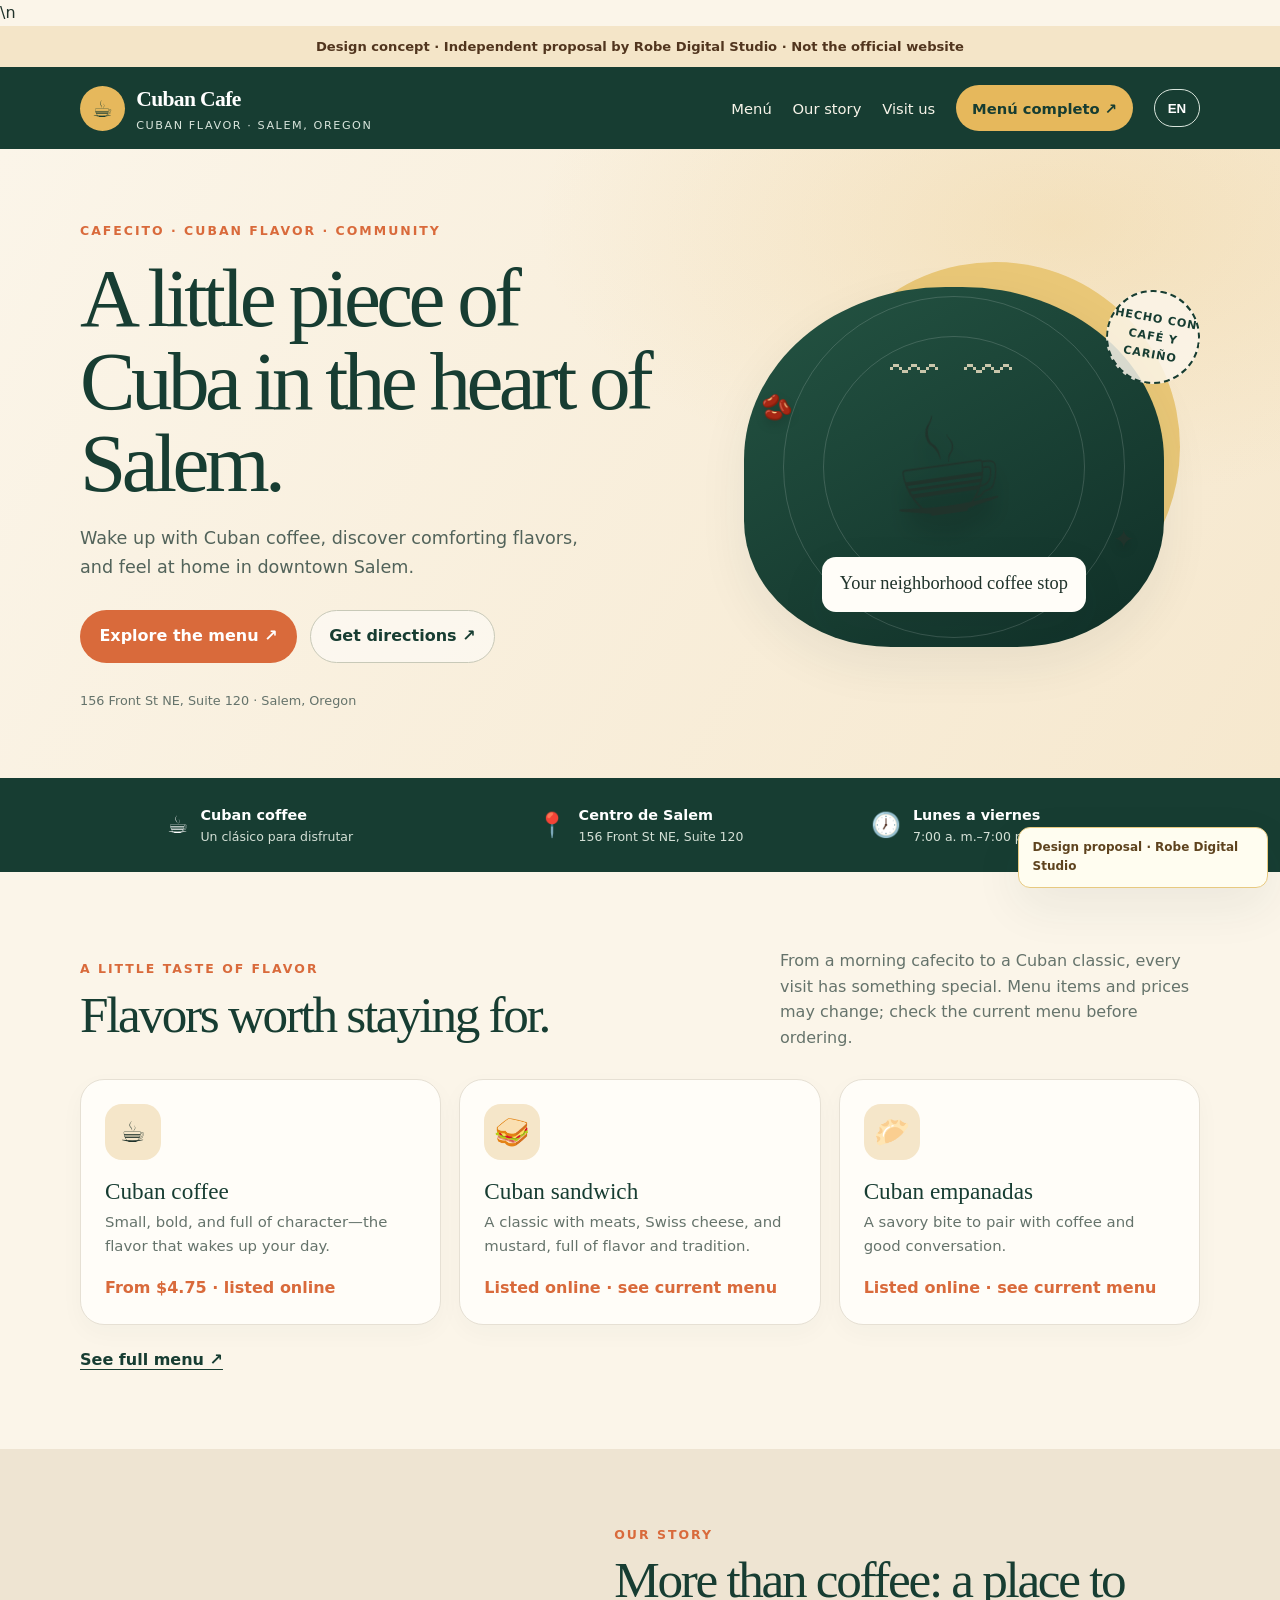
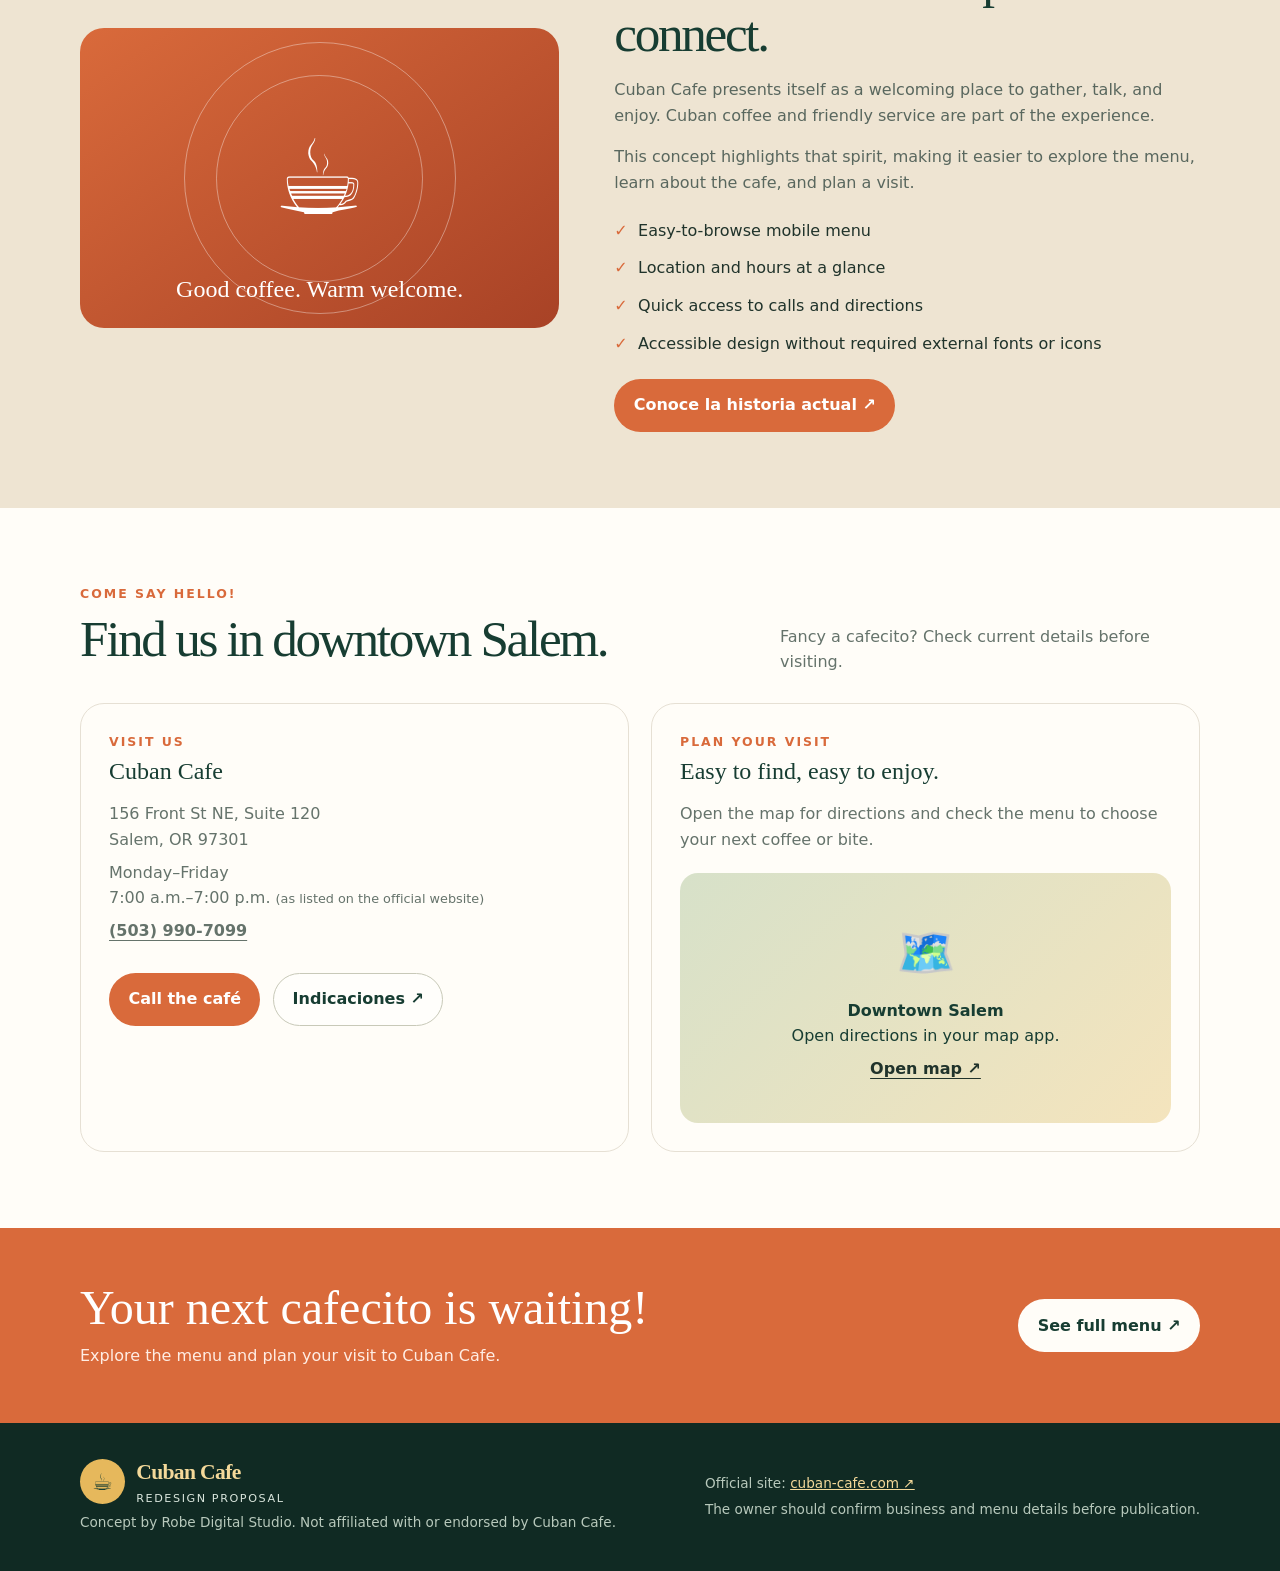
<file: proposals/cuban-cafe/index.html>
<!doctype html>
<html lang="en">
<head>
<meta charset="utf-8">
<meta name="viewport" content="width=device-width, initial-scale=1">
<meta name="description" content="Website concept proposal for Cuban Cafe in downtown Salem, Oregon. Cuban coffee, welcoming atmosphere, menu and visit information.">
<meta name="theme-color" content="#173d32">\n<meta name="color-scheme" content="light">
<title>Cuban Cafe — Website Concept | Robe Digital Studio</title>
<style>
:root{--green:#173d32;--green2:#245443;--cream:#fbf5e9;--paper:#fffdf8;--orange:#d96a3b;--gold:#e6b85c;--ink:#20332b;--muted:#65736b;--line:#e6e0d4;--shadow:0 18px 50px #173d3212;--radius:24px}
*{box-sizing:border-box}html{scroll-behavior:smooth}body{margin:0;background:var(--cream);color:var(--ink);font-family:system-ui,-apple-system,BlinkMacSystemFont,"Segoe UI",sans-serif;line-height:1.6}a{color:inherit}a:focus-visible,button:focus-visible{outline:3px solid var(--orange);outline-offset:4px}.skip{position:absolute;left:-9999px;top:auto}.skip:focus{left:1rem;top:1rem;background:#fff;padding:.75rem;z-index:10}.wrap{width:min(1120px,calc(100% - 40px));margin:auto}.notice{background:#f4e5c8;color:#51351e;text-align:center;padding:.65rem 1rem;font-size:.82rem;font-weight:650}.topbar{background:var(--green);color:#fff}.nav{min-height:82px;display:flex;align-items:center;justify-content:space-between;gap:1rem}.brand{display:flex;align-items:center;gap:.7rem;text-decoration:none}.brand-mark{width:45px;height:45px;display:grid;place-items:center;border-radius:50%;background:var(--gold);color:var(--green);font-size:1.45rem}.brand strong{display:block;font-family:Georgia,serif;font-size:1.35rem;letter-spacing:-.03em}.brand small{display:block;color:#d9e5dc;font-size:.7rem;letter-spacing:.14em;text-transform:uppercase}.navlinks{display:flex;align-items:center;gap:1.3rem}.navlinks a{text-decoration:none;font-size:.92rem;color:#f7f4e9}.navlinks a:hover{text-decoration:underline;text-underline-offset:5px}.lang-toggle{border:1px solid #d9e5dc;background:transparent;color:#fff;border-radius:999px;padding:.65rem .8rem;font-weight:800;cursor:pointer}.navlinks .pill{background:var(--gold);color:var(--green);padding:.7rem 1rem;border-radius:999px;font-weight:750}.hero{padding:72px 0 66px;background:radial-gradient(ellipse at 83% 12%,#e7bd6b40,transparent 35%),linear-gradient(120deg,#fbf5e9 0%,#f6e8ce 100%);overflow:hidden}.hero-grid{display:grid;grid-template-columns:1.08fr .92fr;gap:50px;align-items:center}.eyebrow{color:var(--orange);font-size:.78rem;font-weight:800;letter-spacing:.16em;text-transform:uppercase}.hero h1{font:clamp(3rem,6.5vw,5.6rem)/.99 Georgia,serif;letter-spacing:-.055em;color:var(--green);margin:1rem 0 1.25rem;max-width:660px}.hero p{font-size:1.1rem;max-width:530px;color:#52635a}.actions{display:flex;flex-wrap:wrap;gap:.8rem;margin:1.8rem 0}.btn{display:inline-flex;align-items:center;justify-content:center;min-height:48px;padding:.8rem 1.15rem;border-radius:999px;text-decoration:none;font-weight:750;border:1px solid transparent}.btn-primary{background:var(--orange);color:white}.btn-primary:hover{background:#b9502a}.btn-secondary{border-color:#c8c9b8;color:var(--green);background:#ffffff80}.micro{font-size:.8rem;color:var(--muted)}@keyframes steamRise{0%{transform:translateY(14px) scale(.85);opacity:0}35%{opacity:.75}100%{transform:translateY(-22px) scale(1.12);opacity:0}}@keyframes cupBob{0%,100%{transform:translateY(0) rotate(-8deg)}50%{transform:translateY(-9px) rotate(-5deg)}}@keyframes coffeeRipple{0%{transform:scale(.78);opacity:.1}55%{opacity:.45}100%{transform:scale(1.12);opacity:0}}@keyframes sunPulse{0%,100%{transform:scale(1)}50%{transform:scale(1.045)}}@keyframes floatBean{0%,100%{transform:translateY(0) rotate(0)}50%{transform:translateY(-8px) rotate(12deg)}}.hero-art{min-height:410px;position:relative;display:grid;place-items:center}.sun{position:absolute;width:min(370px,90%);aspect-ratio:1;border-radius:50%;background:#e9c777;right:4%;top:0}.cup-scene{position:relative;width:100%;max-width:420px;min-height:360px;display:grid;place-items:center;border-radius:48% 48% 35% 35%;background:linear-gradient(150deg,#245443,#102f27);box-shadow:var(--shadow);overflow:hidden}.cup-scene:before,.cup-scene:after{content:"";position:absolute;border:1px solid #ffffff27;border-radius:50%;width:340px;height:340px}.cup-scene:after{width:260px;height:260px;animation:coffeeRipple 5s ease-out infinite}.sun{animation:sunPulse 7s ease-in-out infinite}.steam{position:absolute;top:46px;font-size:3rem;letter-spacing:.35rem;color:#f5e7c8;opacity:.8;animation:steamRise 3.2s ease-in-out infinite}.cup{position:relative;z-index:1;font-size:8.5rem;filter:drop-shadow(0 15px 10px #0004);transform:rotate(-8deg);animation:cupBob 4s ease-in-out infinite;transform-origin:50% 80%}.art-label{position:absolute;bottom:35px;z-index:2;background:var(--paper);padding:.8rem 1.1rem;border-radius:14px;box-shadow:var(--shadow);font-family:Georgia,serif;font-size:1.15rem}.stamp{position:absolute;right:0;top:28px;z-index:3;width:94px;height:94px;display:grid;place-items:center;text-align:center;border:2px dashed var(--green);border-radius:50%;font-size:.7rem;font-weight:850;letter-spacing:.08em;color:var(--green);transform:rotate(10deg);background:#fbf5e9d9}.quickfacts{background:var(--green);color:#fff;padding:20px 0}.facts{display:grid;grid-template-columns:repeat(3,1fr);gap:20px}.fact{display:flex;align-items:center;justify-content:center;gap:.75rem;padding:.35rem}.fact span:first-child{font-size:1.5rem}.fact strong{display:block;font-size:.9rem}.fact small{display:block;color:#d4e0d6;font-size:.78rem}.section{padding:76px 0}.section-head{display:flex;align-items:end;justify-content:space-between;gap:24px;margin-bottom:28px}.section h2{font:clamp(2.2rem,4vw,3.5rem)/1.05 Georgia,serif;letter-spacing:-.045em;color:var(--green);margin:.55rem 0}.section-head p{max-width:420px;color:var(--muted);margin:0}.menu-grid{display:grid;grid-template-columns:repeat(3,1fr);gap:18px}.menu-card{background:var(--paper);border:1px solid var(--line);border-radius:var(--radius);padding:24px;box-shadow:0 8px 25px #173d3208}.menu-icon{width:56px;height:56px;border-radius:17px;background:#f5e6c9;display:grid;place-items:center;font-size:1.8rem;margin-bottom:18px}.menu-card{transition:transform .25s ease,box-shadow .25s ease,border-color .25s ease}.menu-card:hover,.menu-card:focus-within{transform:translateY(-6px);box-shadow:0 18px 38px #173d3218;border-color:#d9b86d}.menu-icon{transition:transform .3s ease}.menu-card:hover .menu-icon{transform:rotate(-8deg) scale(1.08)}.menu-card h3{font:1.45rem Georgia,serif;margin:0 0 .4rem;color:var(--green)}.menu-card p{font-size:.93rem;color:var(--muted);margin:.4rem 0 1rem}.price{font-weight:800;color:var(--orange)}.menu-link{display:inline-block;margin-top:22px;color:var(--green);font-weight:800;text-underline-offset:4px}.story{background:#eee4d2}.story-grid{display:grid;grid-template-columns:.9fr 1.1fr;gap:55px;align-items:center}.story-card{min-height:300px;border-radius:var(--radius);background:linear-gradient(145deg,#d96a3b,#a84226);display:grid;place-items:center;color:#fff;position:relative;overflow:hidden}.story-card:before{content:"";position:absolute;width:270px;height:270px;border:1px solid #ffffff60;border-radius:50%}.story-card:after{content:"";position:absolute;width:205px;height:205px;border:1px solid #ffffff60;border-radius:50%}.story-emoji{font-size:6.5rem;z-index:1;animation:cupBob 4.5s ease-in-out infinite}.story-card strong{position:absolute;bottom:25px;z-index:2;font:1.5rem Georgia,serif}.story-copy p{color:#59675e}.checklist{padding:0;list-style:none;display:grid;gap:.75rem;margin:1.4rem 0}.checklist li:before{content:"✓";color:var(--orange);font-weight:900;margin-right:.65rem}.visit{background:var(--paper)}.visit-grid{display:grid;grid-template-columns:1fr 1fr;gap:22px}.visit-card{border:1px solid var(--line);border-radius:var(--radius);padding:28px}.visit-card h3{font:1.5rem Georgia,serif;color:var(--green);margin:.4rem 0 1rem}.visit-card p{color:var(--muted);margin:.45rem 0}.visit-card a{font-weight:750;text-underline-offset:4px}.map-placeholder{min-height:250px;border-radius:18px;background:linear-gradient(135deg,#d7e1c9,#f4e4bd);display:grid;place-items:center;text-align:center;padding:24px;margin-top:20px}.map-placeholder span{font-size:3rem}.map-placeholder p{max-width:280px;color:var(--green)}.cta{background:var(--orange);color:#fff;padding:55px 0}.cta-grid{display:flex;align-items:center;justify-content:space-between;gap:30px}.cta h2{font:clamp(2rem,4vw,3rem)/1.05 Georgia,serif;margin:0 0 .6rem}.cta p{margin:0;color:#ffede4}.cta .btn{background:var(--paper);color:var(--green);flex-shrink:0}.footer{background:#102a23;color:#e8eee7;padding:32px 0}.footer-grid{display:flex;align-items:center;justify-content:space-between;gap:20px}.footer p{margin:.3rem 0;color:#b8c9bc;font-size:.85rem}.footer a{color:#f4d99a}.coffee-bean{position:absolute;z-index:2;font-size:1.6rem;filter:drop-shadow(0 5px 5px #0002);animation:floatBean 5s ease-in-out infinite}.bean-one{left:4%;top:28%;animation-delay:-1.5s}.bean-two{right:7%;bottom:24%;animation-delay:-3s}.proposal-tag{position:fixed;z-index:5;bottom:12px;right:12px;max-width:250px;padding:.65rem .85rem;border-radius:12px;background:#fffdf0;border:1px solid #e7c980;color:#5e431e;box-shadow:var(--shadow);font-size:.75rem;font-weight:750}
@media(max-width:760px){.wrap{width:min(100% - 28px,600px)}.nav{padding:14px 0;align-items:flex-start;flex-direction:column}.navlinks{width:100%;gap:1rem;flex-wrap:wrap}.navlinks a{font-size:.82rem}.navlinks .pill{padding:.5rem .8rem}.lang-toggle{padding:.45rem .65rem}.hero{padding:48px 0}.hero-grid,.story-grid,.visit-grid{grid-template-columns:1fr;gap:28px}.hero h1{font-size:clamp(3rem,14vw,4.5rem)}.hero-art{min-height:330px}.cup-scene{min-height:300px;max-width:360px}.cup{font-size:7rem}.sun{width:280px;right:3%;}.stamp{right:2%;top:5px;width:78px;height:78px;font-size:.6rem}.facts{grid-template-columns:1fr;gap:8px}.fact{justify-content:flex-start;padding:.3rem 0}.section{padding:55px 0}.section-head{display:block}.section-head p{margin-top:1rem}.menu-grid{grid-template-columns:1fr}.menu-card{padding:22px}.story-card{min-height:260px}.cta-grid,.footer-grid{align-items:flex-start;flex-direction:column}.proposal-tag{position:static;border-radius:0;max-width:none;text-align:center;box-shadow:none}.footer{padding-bottom:20px}}
@media(prefers-reduced-motion:reduce){html{scroll-behavior:auto}*,*::before,*::after{animation:none!important;transition:none!important}}
</style>
</head>
<body>
<a class="skip" href="#main">Skip to content</a>
<div class="notice">Concepto de diseño · Propuesta independiente de Robe Digital Studio · No es el sitio oficial</div>
<header class="topbar">
  <nav class="nav wrap" aria-label="Main navigation">
    <a class="brand" href="#top" aria-label="Cuban Cafe concept home"><span class="brand-mark" aria-hidden="true">☕</span><span><strong>Cuban Cafe</strong><small>Sabor cubano · Salem, Oregon</small></span></a>
    <div class="navlinks">
      <a href="#menu" data-es="Menú" data-en="Menu">Menú</a><a href="#story" data-es="Nuestra esencia" data-en="Our story">Nuestra esencia</a><a href="#visit" data-es="Visítanos" data-en="Visit us">Visítanos</a><a class="pill" href="menu.html" data-es="Menú completo ↗" data-en="Full menu ↗">Menú completo ↗</a><button class="lang-toggle" id="languageToggle" type="button" aria-label="Switch language">EN</button>
    </div>
  </nav>
</header>
<main id="main">
<section class="hero" id="top"><div class="wrap hero-grid">
  <div><div class="eyebrow">Cafecito · Sabor cubano · Familia</div><h1>Un pedacito de Cuba, en el corazón de Salem.</h1><p>Despierta con un buen cafecito, descubre sabores que abrazan y siéntete como en casa en el centro de Salem.</p>
    <div class="actions"><a class="btn btn-primary" href="menu.html" data-es="Descubre el menú ↗" data-en="Explore the menu ↗">Descubre el menú ↗</a><a class="btn btn-secondary" href="https://maps.google.com/?q=156+Front+St+NE+Suite+120+Salem+OR+97301" target="_blank" rel="noopener">Cómo llegar ↗</a></div>
    <div class="micro">156 Front St NE, Suite 120 · Salem, Oregon</div>
  </div>
  <div class="hero-art" aria-label="Illustration of a Cuban coffee cup"><div class="sun"></div><div class="stamp">HECHO CON<br>CAFÉ Y CARIÑO</div><div class="cup-scene"><span class="coffee-bean bean-one" aria-hidden="true">🫘</span><span class="coffee-bean bean-two" aria-hidden="true">✦</span><div class="steam" aria-hidden="true">〰 〰</div><div class="cup" aria-hidden="true">☕</div><div class="art-label">Tu rincón de cafecito</div></div></div>
</div></section>
<section class="quickfacts" aria-label="Quick information"><div class="wrap facts">
  <div class="fact"><span aria-hidden="true">☕</span><div><strong>Cafecito cubano</strong><small>Un clásico para disfrutar</small></div></div>
  <div class="fact"><span aria-hidden="true">📍</span><div><strong>Centro de Salem</strong><small>156 Front St NE, Suite 120</small></div></div>
  <div class="fact"><span aria-hidden="true">🕖</span><div><strong>Lunes a viernes</strong><small>7:00 a. m.–7:00 p. m. · Confirmar horario</small></div></div>
</div></section>
<section class="section" id="menu"><div class="wrap">
  <div class="section-head"><div><div class="eyebrow">UN POQUITO DE SABOR</div><h2>Sabores para quedarse.</h2></div><p>Desde un cafecito para arrancar el día hasta un clásico cubano, cada visita tiene algo especial. El menú y los precios pueden cambiar: consulta la carta vigente antes de pedir.</p></div>
  <div class="menu-grid">
    <article class="menu-card"><div class="menu-icon" aria-hidden="true">☕</div><h3>Cafecito cubano</h3><p>Pequeño, intenso y lleno de carácter: el sabor que despierta el día.</p><span class="price">From $4.75 · listed online</span></article>
    <article class="menu-card"><div class="menu-icon" aria-hidden="true">🥪</div><h3>Sándwich cubano</h3><p>Un clásico con carnes, queso suizo y mostaza, lleno de sabor y tradición.</p><span class="price">Listed online · see current menu</span></article>
    <article class="menu-card"><div class="menu-icon" aria-hidden="true">🥟</div><h3>Empanaditas</h3><p>Un bocado sabroso para acompañar el café y alargar la buena conversación.</p><span class="price">Listed online · see current menu</span></article>
  </div>
  <a class="menu-link" href="menu.html" data-es="Ver menú completo ↗" data-en="See full menu ↗">Ver menú completo ↗</a>
</div></section>
<section class="section story" id="story"><div class="wrap story-grid">
  <div class="story-card" aria-label="Decorative coffee illustration"><span class="story-emoji" aria-hidden="true">☕</span><strong>Good coffee. Warm welcome.</strong></div>
  <div class="story-copy"><div class="eyebrow">Nuestra esencia</div><h2>Más que café: un lugar para compartir.</h2><p>Cuban Cafe se presenta como un espacio acogedor para reunirse, conversar y disfrutar. El café cubano y la atención cercana son parte de esa experiencia.</p><p>Esta propuesta da más protagonismo a esa esencia: facilita descubrir el menú, conocer el lugar y organizar la visita.</p><ul class="checklist"><li>Menú fácil de consultar desde el móvil</li><li>Ubicación y horario a mano</li><li>Acceso directo a llamadas e indicaciones</li><li>Diseño accesible sin fuentes ni iconos externos obligatorios</li></ul><a class="btn btn-primary" href="https://www.cuban-cafe.com/about" target="_blank" rel="noopener">Conoce la historia actual ↗</a></div>
</div></section>
<section class="section visit" id="visit"><div class="wrap"><div class="section-head"><div><div class="eyebrow">¡Pasa y saluda!</div><h2>Nos vemos en el centro de Salem.</h2></div><p>¿Te apetece un cafecito? Comprueba los datos actuales antes de venir.</p></div>
  <div class="visit-grid">
    <div class="visit-card"><div class="eyebrow">Visítanos</div><h3>Cuban Cafe</h3><p>156 Front St NE, Suite 120<br>Salem, OR 97301</p><p>Monday–Friday<br>7:00 a.m.–7:00 p.m. <span class="micro">(as listed on the official website)</span></p><p><a href="tel:+15039907099">(503) 990-7099</a></p><div class="actions"><a class="btn btn-primary" href="tel:+15039907099">Call the café</a><a class="btn btn-secondary" href="https://maps.google.com/?q=156+Front+St+NE+Suite+120+Salem+OR+97301" target="_blank" rel="noopener">Indicaciones ↗</a></div></div>
    <div class="visit-card"><div class="eyebrow">Prepara tu visita</div><h3>Fácil de encontrar, fácil de disfrutar.</h3><p>Abre el mapa para llegar y consulta el menú para elegir tu próximo café o antojo.</p><div class="map-placeholder"><div><span aria-hidden="true">🗺️</span><p><strong>Downtown Salem</strong><br>Abre las indicaciones en tu aplicación de mapas.</p><a href="https://maps.google.com/?q=156+Front+St+NE+Suite+120+Salem+OR+97301" target="_blank" rel="noopener">Abrir mapa ↗</a></div></div></div>
  </div>
</div></section>
<section class="cta"><div class="wrap cta-grid"><div><h2>¡Tu próximo cafecito te espera!</h2><p>Consulta el menú y prepara tu visita a Cuban Cafe.</p></div><a class="btn" href="https://www.cuban-cafe.com/menu" target="_blank" rel="noopener">Ver menú completo ↗</a></div></section>
</main>
<footer class="footer"><div class="wrap footer-grid"><div><a class="brand" href="#top"><span class="brand-mark" aria-hidden="true">☕</span><span><strong>Cuban Cafe</strong><small>Propuesta de rediseño</small></span></a><p>Concepto creado por Robe Digital Studio. No afiliado ni respaldado por Cuban Cafe.</p></div><div><p>Official site: <a href="https://www.cuban-cafe.com/" target="_blank" rel="noopener">cuban-cafe.com ↗</a></p><p>El propietario debe confirmar los datos del negocio y del menú antes de publicar.</p></div></div></footer>
<div class="proposal-tag">Design proposal · Robe Digital Studio</div>
<script>
(function(){
 const translations={
 "Concepto de diseño · Propuesta independiente de Robe Digital Studio · No es el sitio oficial":"Design concept · Independent proposal by Robe Digital Studio · Not the official website",
 "Sabor cubano · Salem, Oregon":"Cuban flavor · Salem, Oregon",
 "Cafecito · Sabor cubano · Familia":"Cafecito · Cuban flavor · Community",
 "Un pedacito de Cuba, en el corazón de Salem.":"A little piece of Cuba in the heart of Salem.",
 "Despierta con un buen cafecito, descubre sabores que abrazan y siéntete como en casa en el centro de Salem.":"Wake up with Cuban coffee, discover comforting flavors, and feel at home in downtown Salem.",
 "Cómo llegar ↗":"Get directions ↗","Tu rincón de cafecito":"Your neighborhood coffee stop",
 "HECHO CON<br>CAFÉ Y CARIÑO":"MADE WITH<br>CAFÉ & CARE",
 "UN POQUITO DE SABOR":"A LITTLE TASTE OF FLAVOR","Sabores para quedarse.":"Flavors worth staying for.",
 "Desde un cafecito para arrancar el día hasta un clásico cubano, cada visita tiene algo especial. El menú y los precios pueden cambiar: consulta la carta vigente antes de pedir.":"From a morning cafecito to a Cuban classic, every visit has something special. Menu items and prices may change; check the current menu before ordering.",
 "Cafecito cubano":"Cuban coffee","Pequeño, intenso y lleno de carácter: el sabor que despierta el día.":"Small, bold, and full of character—the flavor that wakes up your day.",
 "Sándwich cubano":"Cuban sandwich","Un clásico con carnes, queso suizo y mostaza, lleno de sabor y tradición.":"A classic with meats, Swiss cheese, and mustard, full of flavor and tradition.",
 "Empanaditas":"Cuban empanadas","Un bocado sabroso para acompañar el café y alargar la buena conversación.":"A savory bite to pair with coffee and good conversation.",
 "Nuestra esencia":"Our story","Más que café: un lugar para compartir.":"More than coffee: a place to connect.",
 "Cuban Cafe se presenta como un espacio acogedor para reunirse, conversar y disfrutar. El café cubano y la atención cercana son parte de esa experiencia.":"Cuban Cafe presents itself as a welcoming place to gather, talk, and enjoy. Cuban coffee and friendly service are part of the experience.",
 "Esta propuesta da más protagonismo a esa esencia: facilita descubrir el menú, conocer el lugar y organizar la visita.":"This concept highlights that spirit, making it easier to explore the menu, learn about the cafe, and plan a visit.",
 "Menú fácil de consultar desde el móvil":"Easy-to-browse mobile menu","Ubicación y horario a mano":"Location and hours at a glance","Acceso directo a llamadas e indicaciones":"Quick access to calls and directions","Diseño accesible sin fuentes ni iconos externos obligatorios":"Accessible design without required external fonts or icons",
 "¡Pasa y saluda!":"Come say hello!","Nos vemos en el centro de Salem.":"Find us in downtown Salem.",
 "¿Te apetece un cafecito? Comprueba los datos actuales antes de venir.":"Fancy a cafecito? Check current details before visiting.",
 "Visítanos":"Visit us","Prepara tu visita":"Plan your visit","Fácil de encontrar, fácil de disfrutar.":"Easy to find, easy to enjoy.",
 "Abre el mapa para llegar y consulta el menú para elegir tu próximo café o antojo.":"Open the map for directions and check the menu to choose your next coffee or bite.",
 "Abre las indicaciones en tu aplicación de mapas.":"Open directions in your map app.","Abrir mapa ↗":"Open map ↗",
 "¡Tu próximo cafecito te espera!":"Your next cafecito is waiting!","Consulta el menú y prepara tu visita a Cuban Cafe.":"Explore the menu and plan your visit to Cuban Cafe.",
 "Propuesta de rediseño":"Redesign proposal","Concepto creado por Robe Digital Studio. No afiliado ni respaldado por Cuban Cafe.":"Concept by Robe Digital Studio. Not affiliated with or endorsed by Cuban Cafe.",
 "El propietario debe confirmar los datos del negocio y del menú antes de publicar.":"The owner should confirm business and menu details before publication.",
 "Ver menú completo ↗":"See full menu ↗","Descubre el menú ↗":"Explore the menu ↗"
 };
 const original=new Map();
 function setLanguage(lang){
   document.documentElement.lang=lang;
   document.querySelectorAll('[data-es][data-en]').forEach(el=>{el.textContent=el.dataset[lang];});
   const walker=document.createTreeWalker(document.body,NodeFilter.SHOW_TEXT);
   const nodes=[];while(walker.nextNode())nodes.push(walker.currentNode);
   nodes.forEach(node=>{
     if(!original.has(node))original.set(node,node.nodeValue);
     const es=original.get(node).trim();
     if(!es)return;
     if(lang==='en'&&translations[es])node.nodeValue=node.nodeValue.replace(es,translations[es]);
     else if(lang==='es'){
       const english=Object.keys(translations).find(k=>translations[k]===es);
       if(english)node.nodeValue=node.nodeValue.replace(es,english);
       else if(translations[es])node.nodeValue=node.nodeValue.replace(es,translations[es]);
       else node.nodeValue=original.get(node);
     } else if(lang==='es')node.nodeValue=original.get(node);
   });
   document.getElementById('languageToggle').textContent=lang==='es'?'EN':'ES';
   document.getElementById('languageToggle').setAttribute('aria-label',lang==='es'?'Switch to English':'Cambiar a español');
   try{localStorage.setItem('cuban-cafe-language',lang)}catch(e){}
 }
 let lang='es';
 document.getElementById('languageToggle').addEventListener('click',()=>{lang=lang==='es'?'en':'es';setLanguage(lang)});
 setLanguage(lang);
})();
</script>
</body>
</html>
</file>
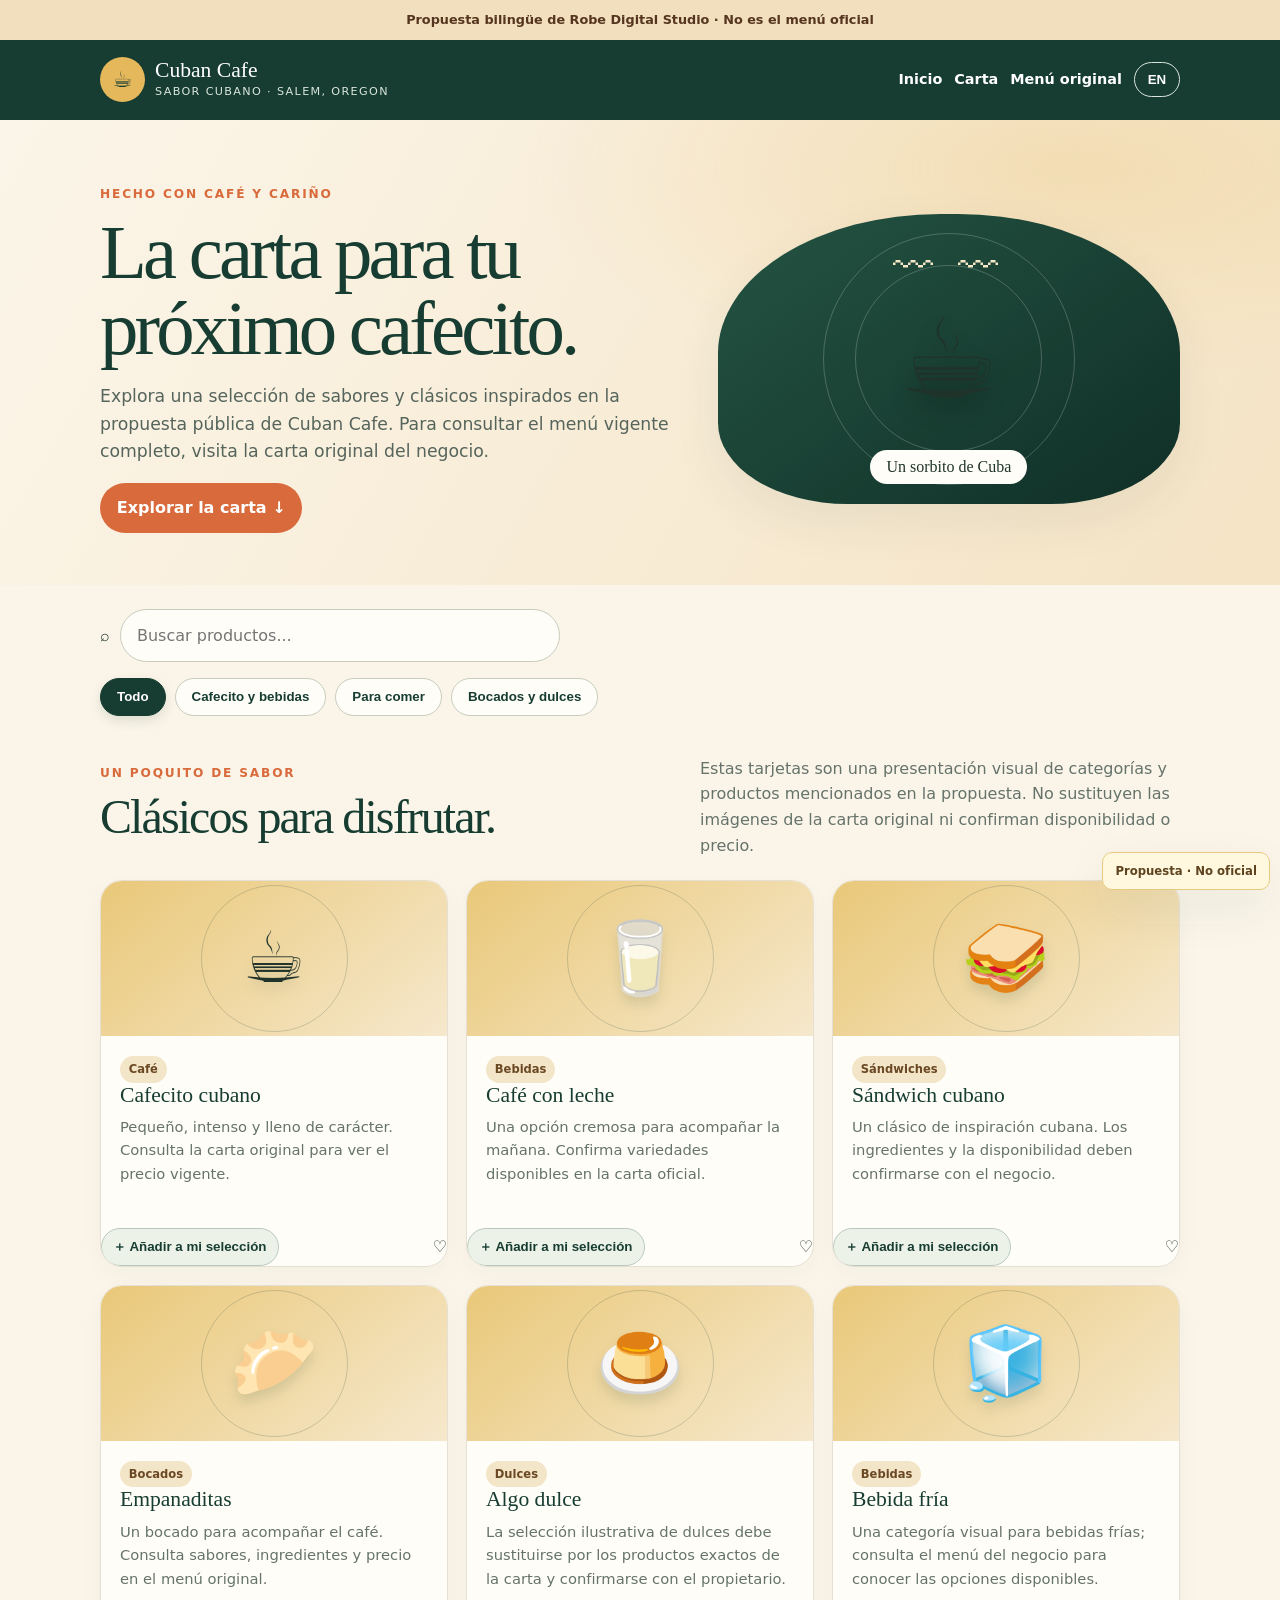
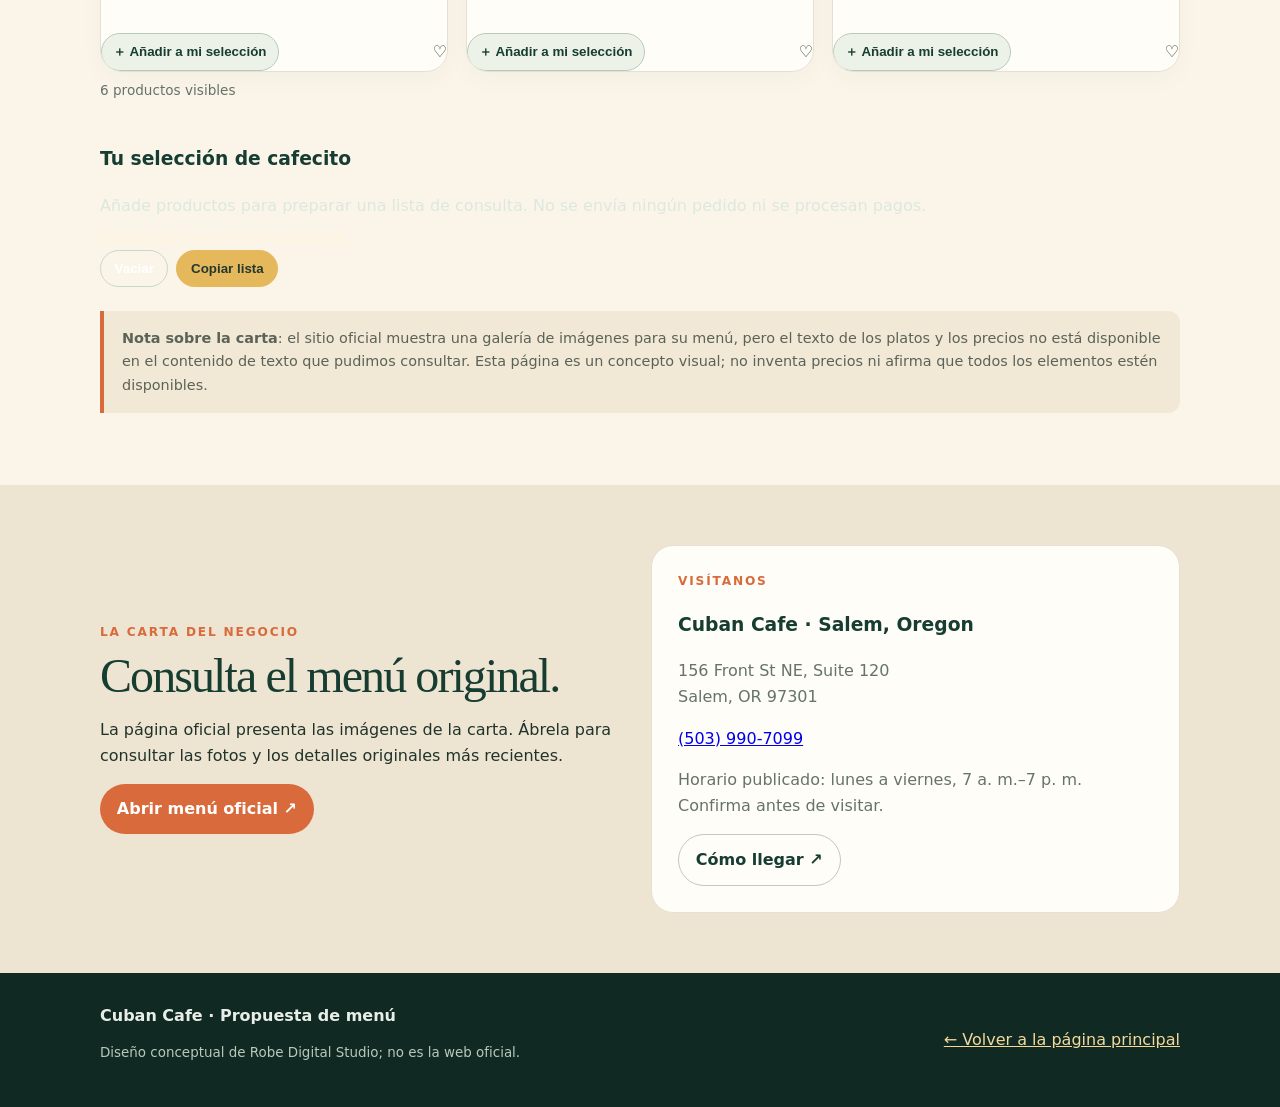
<file: proposals/cuban-cafe/menu.html>
<!doctype html>
<html lang="es">
<head>
<meta charset="utf-8"><meta name="viewport" content="width=device-width, initial-scale=1">
<meta name="description" content="Propuesta bilingüe de menú para Cuban Cafe en Salem, Oregon. Concepto de Robe Digital Studio.">
<meta name="theme-color" content="#173d32">
<title>Menú | Cuban Cafe — Propuesta de Robe Digital Studio</title>
<style>
:root{--green:#173d32;--green2:#245443;--cream:#fbf5e9;--paper:#fffdf8;--orange:#d96a3b;--gold:#e6b85c;--ink:#20332b;--muted:#65736b;--line:#e6e0d4;--shadow:0 18px 50px #173d3212;--radius:22px}
*{box-sizing:border-box}html{scroll-behavior:smooth}body{margin:0;background:var(--cream);color:var(--ink);font-family:system-ui,-apple-system,BlinkMacSystemFont,"Segoe UI",sans-serif;line-height:1.6}a,button{touch-action:manipulation}a:focus-visible,button:focus-visible{outline:3px solid var(--orange);outline-offset:4px}.wrap{width:min(1080px,calc(100% - 36px));margin:auto}.notice{background:#f1dfbd;color:#55351f;text-align:center;padding:.6rem 1rem;font-size:.8rem;font-weight:750}.top{background:var(--green);color:white}.nav{min-height:80px;display:flex;align-items:center;justify-content:space-between;gap:18px}.brand{display:flex;gap:10px;align-items:center;color:white;text-decoration:none}.mark{width:45px;height:45px;display:grid;place-items:center;border-radius:50%;background:var(--gold);color:var(--green);font-size:1.4rem}.brand strong{display:block;font:1.35rem Georgia,serif}.brand small{display:block;color:#d9e5dc;font-size:.7rem;letter-spacing:.12em;text-transform:uppercase}.navright{display:flex;align-items:center;gap:12px;flex-wrap:wrap}.navright a{color:white;text-decoration:none;font-weight:700;font-size:.9rem}.lang{border:1px solid #d9e5dc;background:transparent;color:white;border-radius:999px;padding:.55rem .8rem;font-weight:800;cursor:pointer}.hero{padding:65px 0 52px;background:radial-gradient(ellipse at 83% 10%,#e7bd6b45,transparent 36%),linear-gradient(120deg,#fbf5e9,#f5e4c5)}.hero-grid{display:grid;grid-template-columns:1fr .8fr;gap:40px;align-items:center}.eyebrow{font-size:.76rem;font-weight:850;letter-spacing:.15em;text-transform:uppercase;color:var(--orange)}h1,h2,h3{color:var(--green)}h1{font:clamp(2.8rem,6vw,5rem)/.98 Georgia,serif;letter-spacing:-.05em;margin:.7rem 0 1rem}h2{font:clamp(2rem,4vw,3rem)/1.05 Georgia,serif;letter-spacing:-.04em;margin:.5rem 0 1rem}.hero p{font-size:1.08rem;max-width:590px;color:#56655c}.coffee-art{position:relative;min-height:290px;border-radius:48% 48% 28% 28%;display:grid;place-items:center;background:linear-gradient(145deg,#245443,#102f27);overflow:hidden;box-shadow:var(--shadow)}.coffee-art:before,.coffee-art:after{content:"";position:absolute;width:250px;height:250px;border:1px solid #ffffff35;border-radius:50%}.coffee-art:after{width:185px;height:185px;animation:ripple 4s ease-out infinite}.cup{z-index:1;font-size:7rem;filter:drop-shadow(0 12px 10px #0004);animation:bob 4s ease-in-out infinite}.steam{position:absolute;top:20px;color:#f5e7c8;font-size:2.5rem;letter-spacing:.4rem;animation:steam 3s ease-in-out infinite}.coffee-art:before{animation:ripple 5s ease-out infinite}.coffee-art .cup{transition:filter .3s ease}.coffee-art:hover .cup{filter:drop-shadow(0 16px 12px #0006)}.art-caption{position:absolute;bottom:20px;background:var(--paper);padding:.5rem 1rem;border-radius:99px;font:1rem Georgia,serif;z-index:2}.toolbar{padding:24px 0 12px}.filters{display:flex;gap:9px;flex-wrap:wrap}.filter{border:1px solid #c7cdbd;background:var(--paper);color:var(--green);padding:.65rem 1rem;border-radius:99px;font-weight:750;cursor:pointer}.filter[aria-pressed=true]{background:var(--green);color:white;border-color:var(--green);box-shadow:0 5px 12px #173d3220}.filter{transition:transform .2s ease,background .2s ease,box-shadow .2s ease}.filter:hover{transform:translateY(-2px)}.menu-section{padding:28px 0 72px}.menu-intro{display:flex;justify-content:space-between;gap:24px;align-items:end;margin-bottom:22px}.menu-intro p{max-width:480px;color:var(--muted);margin:0}.grid{display:grid;grid-template-columns:repeat(3,1fr);gap:18px}.item{background:var(--paper);border:1px solid var(--line);border-radius:var(--radius);overflow:hidden;box-shadow:0 8px 24px #173d3208;transition:transform .25s ease,box-shadow .25s ease}.item:hover{transform:translateY(-7px);box-shadow:var(--shadow)}.item{animation:cardIn .55s both;transform-origin:center bottom}.item.reveal-pending{animation:none;opacity:0;transform:translateY(18px)}.item.reveal-pending.in-view{animation:cardIn .55s both}.item:nth-child(2){animation-delay:.06s}.item:nth-child(3){animation-delay:.12s}.item:nth-child(4){animation-delay:.18s}.item:nth-child(5){animation-delay:.24s}.item:nth-child(6){animation-delay:.3s}.photo{cursor:default;isolation:isolate}.photo:after{content:"";position:absolute;inset:-35% auto -35% -45%;width:35%;background:linear-gradient(90deg,transparent,#fff9,transparent);transform:skewX(-18deg);transition:left .65s ease;z-index:0}.item:hover .photo:after{left:120%}.item:hover .photo span{filter:drop-shadow(0 12px 8px #173d3240)}.photo span{transition:transform .35s cubic-bezier(.2,.8,.2,1)}.item:hover .photo span,.item.selected .photo span{transform:translateY(-7px) rotate(-8deg) scale(1.12)}.item.selected{border-color:var(--gold);box-shadow:0 0 0 2px #e6b85c55,var(--shadow)}.item[hidden]{display:none}.item-actions{display:flex;align-items:center;justify-content:space-between;gap:8px;margin-top:12px}.add-btn{border:1px solid #b8c9bc;background:#edf2e8;color:var(--green);border-radius:99px;padding:.55rem .7rem;font-weight:800;cursor:pointer;transition:background .2s,transform .2s}.add-btn:hover{transform:translateY(-2px);background:#e1ebdc}.add-btn:active{transform:scale(.97)}.item.selected .add-btn{background:var(--green);color:#fff}.search-wrap{display:flex;gap:10px;align-items:center;max-width:460px;margin:0 0 16px}.search{width:100%;border:1px solid #c7cdbd;background:var(--paper);border-radius:99px;padding:.8rem 1rem;font:inherit;color:var(--ink)}.search:focus{outline:3px solid #d96a3b55;border-color:var(--orange)}.selection-panel{margin-top:24px;position:relative;overflow:hidden;transition:box-shadow .25s ease}.selection-panel.updated{box-shadow:0 0 0 3px #e6b85c88,0 18px 50px #173d3220}.selection-panel:after{content:"";position:absolute;inset:0 auto 0 -60%;width:35%;background:linear-gradient(90deg,transparent,#ffffff12,transparent);transform:skewX(-18deg);pointer-events:none}.selection-panel.updated:after{animation:panelShine .8s ease}background:var(--green);color:#fff;border-radius:var(--radius);padding:22px;display:grid;grid-template-columns:1fr auto;gap:18px;align-items:center}.selection-panel h3{color:#fff;margin:0 0 5px;font:1.4rem Georgia,serif}.selection-panel p{margin:0;color:#dce8df}.selection-list{font-size:.9rem;margin-top:8px;color:#fff3d9}.selection-actions{display:flex;gap:8px;flex-wrap:wrap}.selection-actions button{border:1px solid #c7d7ca;border-radius:99px;padding:.65rem .85rem;font-weight:800;cursor:pointer}.clear-btn{background:transparent;color:#fff}.copy-btn{background:var(--gold);color:#24382e;border-color:var(--gold)!important}.result-count{font-size:.85rem;color:var(--muted);margin:8px 0 0}@keyframes panelShine{to{left:130%}}@keyframes cardIn{from{opacity:0;transform:translateY(12px)}to{opacity:1;transform:translateY(0)}}@keyframes beanPop{0%{transform:scale(.92)}55%{transform:scale(1.04)}100%{transform:scale(1)}}.photo{min-height:155px;display:grid;place-items:center;background:linear-gradient(140deg,#e9c879,#f6e8cc);position:relative;overflow:hidden}.photo:before{content:"";position:absolute;width:145px;height:145px;border:1px solid #173d3230;border-radius:50%}.photo span{font-size:4.4rem;z-index:1;filter:drop-shadow(0 8px 6px #173d3220);animation:bob 4.8s ease-in-out infinite}.item-body{padding:19px}.item h3{font:1.35rem Georgia,serif;margin:0 0 .45rem}.item p{color:var(--muted);font-size:.92rem;margin:0 0 .75rem}.category{display:inline-block;border-radius:99px;background:#f3e5c7;color:#6b4824;padding:.25rem .55rem;font-size:.72rem;font-weight:800}.menu-note{margin-top:24px;background:#f1e8d6;border-left:4px solid var(--orange);padding:16px 18px;border-radius:0 12px 12px 0;color:#5b6257;font-size:.9rem}.gallery{padding:60px 0;background:#eee4d2}.gallery-grid{display:grid;grid-template-columns:1fr 1fr;gap:22px;align-items:center}.gallery-card{padding:26px;background:var(--paper);border:1px solid var(--line);border-radius:var(--radius)}.gallery-card p{color:var(--muted)}.btn{display:inline-flex;align-items:center;justify-content:center;min-height:46px;padding:.75rem 1.05rem;border-radius:99px;background:var(--orange);color:white;text-decoration:none;font-weight:800;border:0}.btn.secondary{background:transparent;color:var(--green);border:1px solid #c4caba}.foot{background:#102a23;color:#e8eee7;padding:30px 0}.foot-row{display:flex;justify-content:space-between;gap:20px;align-items:center}.foot p{font-size:.84rem;color:#b8c9bc}.foot a{color:#f4d99a}.proposal{position:fixed;bottom:10px;right:10px;background:#fff8df;border:1px solid #e7c980;color:#5e431e;border-radius:10px;padding:.55rem .75rem;font-size:.73rem;font-weight:800;box-shadow:var(--shadow)}
@keyframes bob{0%,100%{transform:translateY(0) rotate(-6deg)}50%{transform:translateY(-8px) rotate(-2deg)}}@keyframes steam{0%{transform:translateY(12px);opacity:0}35%{opacity:.8}100%{transform:translateY(-14px);opacity:0}}@keyframes ripple{0%{transform:scale(.8);opacity:.1}60%{opacity:.4}100%{transform:scale(1.15);opacity:0}}
@media(max-width:720px){.selection-panel{grid-template-columns:1fr}.selection-actions button{min-height:44px}.wrap{width:calc(100% - 28px)}.nav{padding:14px 0;align-items:flex-start;flex-direction:column}.hero{padding:45px 0}.hero-grid,.gallery-grid{grid-template-columns:1fr;gap:24px}.coffee-art{min-height:250px}.cup{font-size:6rem}.menu-intro{display:block}.menu-intro p{margin-top:12px}.grid{grid-template-columns:1fr}.photo{min-height:130px}.foot-row{align-items:flex-start;flex-direction:column}.proposal{position:static;border-radius:0;text-align:center;box-shadow:none}}@media(prefers-reduced-motion:reduce){html{scroll-behavior:auto}*,*::before,*::after{animation:none!important;transition:none!important}}
</style>
</head>
<body>
<div class="notice" data-es="Propuesta bilingüe de Robe Digital Studio · No es el menú oficial" data-en="Bilingual concept by Robe Digital Studio · Not the official menu">Propuesta bilingüe de Robe Digital Studio · No es el menú oficial</div>
<header class="top"><nav class="nav wrap" aria-label="Main navigation"><a class="brand" href="index.html"><span class="mark" aria-hidden="true">☕</span><span><strong>Cuban Cafe</strong><small data-es="Sabor cubano · Salem, Oregon" data-en="Cuban flavor · Salem, Oregon">Sabor cubano · Salem, Oregon</small></span></a><div class="navright"><a href="index.html" data-es="Inicio" data-en="Home">Inicio</a><a href="#menu" data-es="Carta" data-en="Menu">Carta</a><a href="#official" data-es="Menú original" data-en="Original menu">Menú original</a><button class="lang" id="languageToggle" type="button" aria-label="Cambiar a inglés">EN</button></div></nav></header>
<main>
<section class="hero"><div class="wrap hero-grid"><div><div class="eyebrow" data-es="Hecho con café y cariño" data-en="Made with coffee and care">Hecho con café y cariño</div><h1 data-es="La carta para tu próximo cafecito." data-en="Your next cafecito starts here.">La carta para tu próximo cafecito.</h1><p data-es="Explora una selección de sabores y clásicos inspirados en la propuesta pública de Cuban Cafe. Para consultar el menú vigente completo, visita la carta original del negocio." data-en="Explore a selection of flavors and classics inspired by Cuban Cafe's public menu presentation. Visit the cafe's original menu for the current complete selection.">Explora una selección de sabores y clásicos inspirados en la propuesta pública de Cuban Cafe. Para consultar el menú vigente completo, visita la carta original del negocio.</p><a class="btn" href="#menu" data-es="Explorar la carta ↓" data-en="Explore the menu ↓">Explorar la carta ↓</a></div><div class="coffee-art" aria-label="Ilustración animada de una taza de café"><div class="steam" aria-hidden="true">〰 〰</div><div class="cup" aria-hidden="true">☕</div><div class="art-caption" data-es="Un sorbito de Cuba" data-en="A sip of Cuba">Un sorbito de Cuba</div></div></div></section>
<section class="toolbar"><div class="wrap"><label class="search-wrap"><span aria-hidden="true">⌕</span><input id="menuSearch" class="search" type="search" placeholder="Buscar productos..." data-placeholder-es="Buscar productos..." data-placeholder-en="Search menu items..." aria-label="Buscar productos"></label><div class="filters" role="group" aria-label="Filtrar carta"><button class="filter" data-filter="all" aria-pressed="true" data-es="Todo" data-en="All">Todo</button><button class="filter" data-filter="coffee" aria-pressed="false" data-es="Cafecito y bebidas" data-en="Coffee & drinks">Cafecito y bebidas</button><button class="filter" data-filter="food" aria-pressed="false" data-es="Para comer" data-en="Food">Para comer</button><button class="filter" data-filter="bakery" aria-pressed="false" data-es="Bocados y dulces" data-en="Bites & sweets">Bocados y dulces</button></div></div></section>
<section class="menu-section" id="menu"><div class="wrap"><div class="menu-intro"><div><div class="eyebrow" data-es="Un poquito de sabor" data-en="A little taste of flavor">Un poquito de sabor</div><h2 data-es="Clásicos para disfrutar." data-en="Classics to savor.">Clásicos para disfrutar.</h2></div><p data-es="Estas tarjetas son una presentación visual de categorías y productos mencionados en la propuesta. No sustituyen las imágenes de la carta original ni confirman disponibilidad o precio." data-en="These cards are a visual presentation of categories and items mentioned in this concept. They do not replace the original menu images or confirm availability or pricing.">Estas tarjetas son una presentación visual de categorías y productos mencionados en la propuesta. No sustituyen las imágenes de la carta original ni confirman disponibilidad o precio.</p></div>
<div class="grid" id="menuGrid" aria-live="polite">
<article class="item" data-category="coffee"><div class="photo"><span aria-hidden="true">☕</span></div><div class="item-body"><span class="category" data-es="Café" data-en="Coffee">Café</span><h3 data-es="Cafecito cubano" data-en="Cuban coffee">Cafecito cubano</h3><p data-es="Pequeño, intenso y lleno de carácter. Consulta la carta original para ver el precio vigente." data-en="Small, bold, and full of character. Check the original menu for current pricing.">Pequeño, intenso y lleno de carácter. Consulta la carta original para ver el precio vigente.</p></div><div class="item-actions"><button class="add-btn" type="button" data-es="＋ Añadir a mi selección" data-en="＋ Add to my list" aria-pressed="false">＋ Añadir a mi selección</button><span aria-hidden="true">♡</span></div></article>
<article class="item" data-category="coffee"><div class="photo"><span aria-hidden="true">🥛</span></div><div class="item-body"><span class="category" data-es="Bebidas" data-en="Drinks">Bebidas</span><h3 data-es="Café con leche" data-en="Café con leche">Café con leche</h3><p data-es="Una opción cremosa para acompañar la mañana. Confirma variedades disponibles en la carta oficial." data-en="A creamy choice for the morning. Confirm available options on the official menu.">Una opción cremosa para acompañar la mañana. Confirma variedades disponibles en la carta oficial.</p></div><div class="item-actions"><button class="add-btn" type="button" data-es="＋ Añadir a mi selección" data-en="＋ Add to my list" aria-pressed="false">＋ Añadir a mi selección</button><span aria-hidden="true">♡</span></div></article>
<article class="item" data-category="food"><div class="photo"><span aria-hidden="true">🥪</span></div><div class="item-body"><span class="category" data-es="Sándwiches" data-en="Sandwiches">Sándwiches</span><h3 data-es="Sándwich cubano" data-en="Cuban sandwich">Sándwich cubano</h3><p data-es="Un clásico de inspiración cubana. Los ingredientes y la disponibilidad deben confirmarse con el negocio." data-en="A Cuban-inspired classic. Ingredients and availability should be confirmed with the cafe.">Un clásico de inspiración cubana. Los ingredientes y la disponibilidad deben confirmarse con el negocio.</p></div><div class="item-actions"><button class="add-btn" type="button" data-es="＋ Añadir a mi selección" data-en="＋ Add to my list" aria-pressed="false">＋ Añadir a mi selección</button><span aria-hidden="true">♡</span></div></article>
<article class="item" data-category="bakery"><div class="photo"><span aria-hidden="true">🥟</span></div><div class="item-body"><span class="category" data-es="Bocados" data-en="Bites">Bocados</span><h3 data-es="Empanaditas" data-en="Empanadas">Empanaditas</h3><p data-es="Un bocado para acompañar el café. Consulta sabores, ingredientes y precio en el menú original." data-en="A bite to pair with coffee. Check flavors, ingredients, and pricing on the original menu.">Un bocado para acompañar el café. Consulta sabores, ingredientes y precio en el menú original.</p></div><div class="item-actions"><button class="add-btn" type="button" data-es="＋ Añadir a mi selección" data-en="＋ Add to my list" aria-pressed="false">＋ Añadir a mi selección</button><span aria-hidden="true">♡</span></div></article>
<article class="item" data-category="bakery"><div class="photo"><span aria-hidden="true">🍮</span></div><div class="item-body"><span class="category" data-es="Dulces" data-en="Sweets">Dulces</span><h3 data-es="Algo dulce" data-en="Something sweet">Algo dulce</h3><p data-es="La selección ilustrativa de dulces debe sustituirse por los productos exactos de la carta y confirmarse con el propietario." data-en="This illustrative sweets category should be replaced with the exact menu items and confirmed by the owner.">La selección ilustrativa de dulces debe sustituirse por los productos exactos de la carta y confirmarse con el propietario.</p></div><div class="item-actions"><button class="add-btn" type="button" data-es="＋ Añadir a mi selección" data-en="＋ Add to my list" aria-pressed="false">＋ Añadir a mi selección</button><span aria-hidden="true">♡</span></div></article>
<article class="item" data-category="coffee"><div class="photo"><span aria-hidden="true">🧊</span></div><div class="item-body"><span class="category" data-es="Bebidas" data-en="Drinks">Bebidas</span><h3 data-es="Bebida fría" data-en="Cold drink">Bebida fría</h3><p data-es="Una categoría visual para bebidas frías; consulta el menú del negocio para conocer las opciones disponibles." data-en="A visual category for cold drinks; check the cafe's menu for available options.">Una categoría visual para bebidas frías; consulta el menú del negocio para conocer las opciones disponibles.</p></div><div class="item-actions"><button class="add-btn" type="button" data-es="＋ Añadir a mi selección" data-en="＋ Add to my list" aria-pressed="false">＋ Añadir a mi selección</button><span aria-hidden="true">♡</span></div></article>
</div>
<p class="result-count" id="resultCount" aria-live="polite">6 productos</p>
<section class="selection-panel" aria-live="polite"><div><h3 data-es="Tu selección de cafecito" data-en="Your cafecito selection">Tu selección de cafecito</h3><p data-es="Añade productos para preparar una lista de consulta. No se envía ningún pedido ni se procesan pagos." data-en="Add items to create a list for reference. No order is submitted and no payment is processed.">Añade productos para preparar una lista de consulta. No se envía ningún pedido ni se procesan pagos.</p><div class="selection-list" id="selectionList" data-es="Todavía no has añadido productos." data-en="You haven’t added any items yet.">Todavía no has añadido productos.</div></div><div class="selection-actions"><button class="clear-btn" type="button" id="clearSelection" data-es="Vaciar" data-en="Clear">Vaciar</button><button class="copy-btn" type="button" id="copySelection" data-es="Copiar lista" data-en="Copy list">Copiar lista</button></div></section>
<div class="menu-note"><strong data-es="Nota sobre la carta" data-en="Menu note">Nota sobre la carta</strong><span data-es=": el sitio oficial muestra una galería de imágenes para su menú, pero el texto de los platos y los precios no está disponible en el contenido de texto que pudimos consultar. Esta página es un concepto visual; no inventa precios ni afirma que todos los elementos estén disponibles." data-en=": the official site presents its menu as an image gallery, but dish names and prices are not available in the text content we could access. This page is a visual concept; it does not invent prices or claim all items are available.">: el sitio oficial muestra una galería de imágenes para su menú, pero el texto de los platos y los precios no está disponible en el contenido de texto que pudimos consultar. Esta página es un concepto visual; no inventa precios ni afirma que todos los elementos estén disponibles.</span></div>
</div></section>
<section class="gallery" id="official"><div class="wrap gallery-grid"><div><div class="eyebrow" data-es="La carta del negocio" data-en="The cafe's menu">La carta del negocio</div><h2 data-es="Consulta el menú original." data-en="See the original menu.">Consulta el menú original.</h2><p data-es="La página oficial presenta las imágenes de la carta. Ábrela para consultar las fotos y los detalles originales más recientes." data-en="The official page displays menu images. Open it to view the original photos and the latest details.">La página oficial presenta las imágenes de la carta. Ábrela para consultar las fotos y los detalles originales más recientes.</p><a class="btn" href="https://www.cuban-cafe.com/menu" target="_blank" rel="noopener" data-es="Abrir menú oficial ↗" data-en="Open official menu ↗">Abrir menú oficial ↗</a></div><div class="gallery-card"><div class="eyebrow" data-es="Visítanos" data-en="Visit us">Visítanos</div><h3 data-es="Cuban Cafe · Salem, Oregon" data-en="Cuban Cafe · Salem, Oregon">Cuban Cafe · Salem, Oregon</h3><p>156 Front St NE, Suite 120<br>Salem, OR 97301</p><p><a href="tel:+15039907099">(503) 990-7099</a></p><p data-es="Horario publicado: lunes a viernes, 7 a. m.–7 p. m. Confirma antes de visitar." data-en="Published hours: Monday–Friday, 7 a.m.–7 p.m. Confirm before visiting.">Horario publicado: lunes a viernes, 7 a. m.–7 p. m. Confirma antes de visitar.</p><a class="btn secondary" href="https://maps.google.com/?q=156+Front+St+NE+Suite+120+Salem+OR+97301" target="_blank" rel="noopener" data-es="Cómo llegar ↗" data-en="Get directions ↗">Cómo llegar ↗</a></div></div></section>
</main>
<footer class="foot"><div class="wrap foot-row"><div><strong>Cuban Cafe · <span data-es="Propuesta de menú" data-en="Menu concept">Propuesta de menú</span></strong><p data-es="Diseño conceptual de Robe Digital Studio; no es la web oficial." data-en="Design concept by Robe Digital Studio; not the official website.">Diseño conceptual de Robe Digital Studio; no es la web oficial.</p></div><a href="index.html" data-es="← Volver a la página principal" data-en="← Back to home page">← Volver a la página principal</a></div></footer><div class="proposal" data-es="Propuesta · No oficial" data-en="Concept · Unofficial">Propuesta · No oficial</div>
<script>
(function(){
 let lang='es',activeFilter='all';const toggle=document.getElementById('languageToggle');
 const cards=[...document.querySelectorAll('.item')],search=document.getElementById('menuSearch'),selection=new Set();
 const text=(el,key)=>el.dataset[key]||el.textContent;
 function setLang(next){
  lang=next;document.documentElement.lang=lang;
  document.querySelectorAll('[data-es][data-en]').forEach(el=>{if(el.id!=='menuSearch')el.textContent=el.dataset[lang]});
  if(search){search.placeholder=search.dataset['placeholder'+(lang==='es'?'Es':'En')];search.setAttribute('aria-label',search.placeholder)}
  toggle.textContent=lang==='es'?'EN':'ES';toggle.setAttribute('aria-label',lang==='es'?'Cambiar a inglés':'Switch to Spanish');
  document.querySelectorAll('[data-filter]').forEach(btn=>{btn.setAttribute('aria-label',btn.dataset[lang]||btn.textContent)});
  renderSelection();applyFilters();
 }
 function applyFilters(){
  const q=(search.value||'').trim().toLocaleLowerCase(lang);
  let shown=0;
  cards.forEach(card=>{
   const title=card.querySelector('h3'),description=card.querySelector('p');
   const haystack=(title.dataset[lang]||title.textContent)+' '+(description.dataset[lang]||description.textContent);
   const matchCategory=activeFilter==='all'||card.dataset.category===activeFilter;
   const matchSearch=haystack.toLocaleLowerCase(lang).includes(q);
   card.hidden=!(matchCategory&&matchSearch);if(!card.hidden)shown++;
   card.classList.toggle('selected',selection.has(card));
   const btn=card.querySelector('.add-btn');if(btn){btn.setAttribute('aria-pressed',String(selection.has(card)));btn.textContent=selection.has(card)?(lang==='es'?'✓ Añadido · Quitar':'✓ Added · Remove'):(lang==='es'?'＋ Añadir a mi selección':'＋ Add to my list');}
  });
  document.getElementById('resultCount').textContent=lang==='es'?shown+' producto'+(shown===1?'':'s')+' visible'+(shown===1?'':'s'):shown+' item'+(shown===1?'':'s')+' shown';
 }
 function renderSelection(){
  const out=document.getElementById('selectionList');
  if(!selection.size){out.textContent=lang==='es'?'Todavía no has añadido productos.':'You haven’t added any items yet.';return;}
  out.textContent=[...selection].map(card=>{const title=card.querySelector('h3');return title.dataset[lang]||title.textContent}).join(' · ');
 }
 toggle.addEventListener('click',()=>setLang(lang==='es'?'en':'es'));
 document.querySelectorAll('[data-filter]').forEach(btn=>btn.addEventListener('click',()=>{activeFilter=btn.dataset.filter;document.querySelectorAll('[data-filter]').forEach(b=>b.setAttribute('aria-pressed',String(b===btn)));applyFilters()}));
 search.addEventListener('input',applyFilters);
 cards.forEach(card=>{const btn=card.querySelector('.add-btn');if(btn)btn.addEventListener('click',()=>{if(selection.has(card))selection.delete(card);else selection.add(card);card.classList.toggle('selected',selection.has(card));renderSelection();applyFilters();const panel=document.querySelector('.selection-panel');panel.classList.remove('updated');void panel.offsetWidth;panel.classList.add('updated');window.setTimeout(()=>panel.classList.remove('updated'),900)});});
 document.getElementById('clearSelection').addEventListener('click',()=>{selection.clear();renderSelection();applyFilters();const panel=document.querySelector('.selection-panel');panel.classList.remove('updated');void panel.offsetWidth;panel.classList.add('updated');window.setTimeout(()=>panel.classList.remove('updated'),900)});
 document.getElementById('copySelection').addEventListener('click',async()=>{
  if(!selection.size){alert(lang==='es'?'Añade al menos un producto a tu selección.':'Add at least one item to your list.');return}
  const heading=lang==='es'?'Mi selección de Cuban Cafe':'My Cuban Cafe selection';
  const list=[...selection].map(card=>'• '+(card.querySelector('h3').dataset[lang]||card.querySelector('h3').textContent)).join('\n');
  try{await navigator.clipboard.writeText(heading+'\n'+list);alert(lang==='es'?'Lista copiada. Recuerda confirmar disponibilidad y precios con el café.':'List copied. Remember to confirm availability and prices with the cafe.')}
  catch(e){const area=document.createElement('textarea');area.value=heading+'\n'+list;document.body.appendChild(area);area.select();const ok=document.execCommand('copy');area.remove();alert(ok?(lang==='es'?'Lista copiada.':'List copied.'):(lang==='es'?'No se pudo copiar automáticamente.':'Could not copy automatically.'))}
 });
 setLang('es');
 if('IntersectionObserver' in window && !window.matchMedia('(prefers-reduced-motion: reduce)').matches){const observer=new IntersectionObserver(entries=>entries.forEach(entry=>{if(entry.isIntersecting){entry.target.classList.add('in-view');observer.unobserve(entry.target)}}),{threshold:.12});cards.forEach(card=>{card.classList.add('reveal-pending');observer.observe(card)});}
})();
</script>
</body>
</html>
</file>
<file: torque-ai/css/style.css>
:root{--bg:#f3f5f8;--panel:#fff;--ink:#172334;--muted:#68778b;--line:#e4e9ef;--navy:#101b2a;--navy2:#18283c;--lime:#c9f36a;--blue:#3769e8;--green:#19805b;--amber:#a56808;--red:#b53b45;--radius:18px;--shadow:0 10px 30px #1422380b}
*{box-sizing:border-box}html{scroll-behavior:smooth}body{margin:0;background:var(--bg);color:var(--ink);font:15px/1.5 Inter,ui-sans-serif,system-ui,-apple-system,BlinkMacSystemFont,"Segoe UI",sans-serif}button,input,select,textarea{font:inherit}button,a{ -webkit-tap-highlight-color:transparent}button{cursor:pointer}.demo-ribbon{background:var(--lime);color:#24321b;text-align:center;padding:7px 12px;font-size:11px;font-weight:850;letter-spacing:.12em}.app{min-height:100vh;display:grid;grid-template-columns:250px minmax(0,1fr)}aside{background:var(--navy);color:#fff;padding:26px 16px;display:flex;flex-direction:column;gap:28px}.brand{display:flex;align-items:center;gap:11px;padding:0 9px}.brand-icon{width:42px;height:42px;display:grid;place-items:center;background:var(--lime);color:var(--navy);font-size:22px;font-weight:950;border-radius:13px}.brand-name{font-size:19px;font-weight:850;letter-spacing:-.04em}.brand-name small{display:block;font-size:10px;letter-spacing:.15em;color:#a8b5c7;font-weight:700}.side-label{color:#8190a3;text-transform:uppercase;font-size:10px;font-weight:800;letter-spacing:.14em;padding:0 12px;margin-bottom:-16px}.nav{display:grid;gap:6px}.nav button{border:0;background:transparent;color:#bdc8d5;text-align:left;padding:12px;border-radius:11px;display:flex;align-items:center;gap:12px;font-weight:650}.nav button .ico{width:21px;text-align:center;font-size:17px}.nav button:hover,.nav button.active{background:#ffffff14;color:white}.nav button.active{box-shadow:inset 3px 0 var(--lime)}.side-bottom{margin-top:auto;border:1px solid #ffffff20;border-radius:14px;padding:15px;color:#c3cedb;font-size:12px}.status-dot{display:inline-block;width:8px;height:8px;border-radius:50%;background:var(--lime);margin-right:6px}.side-bottom strong{color:white;display:block;font-size:13px;margin-bottom:5px}.side-bottom p{margin:6px 0 0}.main{min-width:0}.topbar{height:76px;background:#ffffffdb;border-bottom:1px solid var(--line);display:flex;align-items:center;justify-content:space-between;padding:0 clamp(18px,3vw,42px);gap:12px}.crumb{font-size:13px;color:var(--muted)}.crumb strong{color:var(--ink)}.top-actions{display:flex;align-items:center;gap:12px}.demo-status{display:flex;align-items:center;gap:7px;font-size:12px;font-weight:750;color:var(--green);background:#e8f7f0;padding:8px 11px;border-radius:99px}.avatar{width:37px;height:37px;border-radius:50%;display:grid;place-items:center;background:#e3e9f5;color:#29466d;font-weight:850}.content{padding:clamp(18px,3vw,42px);max-width:1500px;margin:auto}.page-head{display:flex;justify-content:space-between;align-items:flex-start;gap:18px;margin-bottom:27px}.eyebrow{font-size:11px;letter-spacing:.14em;font-weight:850;color:var(--blue);text-transform:uppercase;margin:0 0 7px}.page-head h1{font-size:clamp(26px,3vw,35px);line-height:1.12;letter-spacing:-.045em;margin:0}.subhead{margin:9px 0 0;color:var(--muted);max-width:620px}.btn{border:1px solid var(--line);background:#fff;color:var(--ink);border-radius:11px;padding:10px 14px;font-weight:750;display:inline-flex;align-items:center;justify-content:center;gap:8px}.btn:hover{transform:translateY(-1px);box-shadow:var(--shadow)}.btn-primary{background:var(--navy);color:white;border-color:var(--navy)}.btn-lime{background:var(--lime);border-color:var(--lime);color:#25351a}.btn-sm{padding:7px 10px;font-size:12px}.stats{display:grid;grid-template-columns:repeat(4,minmax(0,1fr));gap:15px;margin-bottom:20px}.stat,.card{background:var(--panel);border:1px solid var(--line);border-radius:var(--radius);box-shadow:var(--shadow)}.stat{padding:18px}.stat-top{display:flex;justify-content:space-between;align-items:center;color:var(--muted);font-size:12px;font-weight:700;gap:8px}.stat-icon{width:34px;height:34px;border-radius:10px;background:#edf2fc;display:grid;place-items:center;font-size:17px}.stat-value{font-size:29px;letter-spacing:-.05em;font-weight:850;margin:14px 0 2px}.stat-note{font-size:11px;color:var(--muted)}.stat-note strong{color:var(--green)}.dashboard-grid{display:grid;grid-template-columns:minmax(0,1.35fr) minmax(300px,.85fr);gap:18px}.card{padding:21px;min-width:0}.card-head{display:flex;align-items:flex-start;justify-content:space-between;gap:12px;margin-bottom:17px}.card-head h2{font-size:17px;letter-spacing:-.025em;margin:0}.card-head p{font-size:12px;color:var(--muted);margin:4px 0 0}.badge{display:inline-flex;align-items:center;gap:5px;padding:5px 8px;border-radius:99px;font-size:11px;font-weight:800;background:#eef2f7;color:#516074;white-space:nowrap}.badge.green{background:#e7f6ef;color:var(--green)}.badge.yellow{background:#fff4dc;color:var(--amber)}.badge.blue{background:#eaf0ff;color:#3159c6}.appointment-list{display:grid;gap:0}.appointment{display:grid;grid-template-columns:62px minmax(0,1fr) auto;align-items:center;gap:12px;padding:14px 0;border-top:1px solid var(--line)}.appointment:first-child{border-top:0}.time{font-size:13px;font-weight:850}.time small{display:block;color:var(--muted);font-weight:550;font-size:11px}.person{display:flex;align-items:center;gap:10px;min-width:0}.person-icon{width:38px;height:38px;border-radius:12px;background:#f0f3f8;display:grid;place-items:center;font-size:18px;flex-shrink:0}.person-info{min-width:0}.person-info strong{display:block;font-size:13px;white-space:nowrap;overflow:hidden;text-overflow:ellipsis}.person-info span{display:block;font-size:11px;color:var(--muted);white-space:nowrap;overflow:hidden;text-overflow:ellipsis}.appt-actions{display:flex;gap:5px}.icon-btn{width:31px;height:31px;border:1px solid var(--line);background:white;border-radius:9px;color:var(--muted)}.icon-btn:hover{color:var(--blue);border-color:#a9bdf9}.agent-card{background:var(--navy);color:#fff;border:0;position:relative;overflow:hidden}.agent-card:after{content:"";position:absolute;right:-48px;top:-65px;width:170px;height:170px;border:1px solid #ffffff18;border-radius:50%;box-shadow:0 0 0 25px #ffffff08,0 0 0 50px #ffffff05}.agent-card .card-head p{color:#aab7c7}.agent-card h2{font-size:19px}.agent-pulse{display:flex;align-items:center;gap:7px;color:var(--lime);font-size:11px;font-weight:850;letter-spacing:.08em;text-transform:uppercase}.agent-summary{color:#c4cfdb;font-size:13px;max-width:370px}.agent-task{display:flex;align-items:flex-start;gap:10px;padding:12px 0;border-top:1px solid #ffffff20;font-size:12px;color:#dce4ec}.task-check{width:22px;height:22px;flex-shrink:0;border-radius:7px;display:grid;place-items:center;background:#ffffff15;color:var(--lime)}.agent-card .btn{margin-top:14px;background:var(--lime);border-color:var(--lime);color:var(--navy);position:relative;z-index:1}.lower-grid{display:grid;grid-template-columns:1fr 1fr;gap:18px;margin-top:18px}.review-row{display:flex;gap:12px;padding:12px 0;border-top:1px solid var(--line)}.review-row:first-child{border-top:0}.review-score{font-weight:850;color:#a76a07;white-space:nowrap}.review-copy{font-size:12px;min-width:0}.review-copy strong{display:block;font-size:13px}.review-copy p{color:var(--muted);margin:4px 0}.review-copy small{color:var(--muted)}.chat-preview{display:grid;gap:10px}.chat-line{display:flex;gap:9px;align-items:flex-start}.chat-avatar{width:31px;height:31px;border-radius:10px;display:grid;place-items:center;background:#eaf0ff;flex-shrink:0}.chat-bubble{border-radius:0 12px 12px 12px;background:#f2f5f9;padding:10px 12px;font-size:12px;flex:1}.chat-bubble strong{display:block;margin-bottom:3px}.chat-bubble p{margin:0;color:#58677a}.chat-line.agent .chat-avatar{background:#e8f7ef}.chat-line.agent .chat-bubble{background:#eef8f2}.page-view{display:none}.page-view.active{display:block}.filter-row{display:flex;gap:8px;flex-wrap:wrap;margin-bottom:16px}.filter-row input,.filter-row select,.field input,.field select,.field textarea,.chat-compose input{width:100%;border:1px solid #dce3eb;border-radius:10px;background:#fff;padding:11px 12px;color:var(--ink);outline:none}.filter-row input:focus,.field input:focus,.field select:focus,.field textarea:focus{border-color:#7d9cf5;box-shadow:0 0 0 3px #3769e815}.filter-row .search{max-width:280px}.table-wrap{overflow:auto}.data-table{width:100%;border-collapse:collapse;min-width:600px}.data-table th{text-align:left;font-size:10px;letter-spacing:.1em;text-transform:uppercase;color:var(--muted);padding:11px 10px;border-bottom:1px solid var(--line)}.data-table td{padding:14px 10px;border-bottom:1px solid var(--line);font-size:12px}.data-table tr:last-child td{border-bottom:0}.data-table td strong{display:block;font-size:13px}.data-table td small{color:var(--muted)}.empty{padding:28px;text-align:center;color:var(--muted)}.review-cards{display:grid;grid-template-columns:repeat(2,minmax(0,1fr));gap:14px}.review-card{border:1px solid var(--line);border-radius:14px;padding:16px}.review-card-head{display:flex;justify-content:space-between;gap:10px}.stars{color:#d28a16;letter-spacing:.1em}.review-card p{font-size:13px;color:#526175}.review-card .reply{background:#f1f7f3;padding:12px;border-radius:10px;font-size:12px;color:#315b43}.review-card .reply strong{display:block;margin-bottom:4px}.inbox-layout{display:grid;grid-template-columns:minmax(220px,.75fr) minmax(0,1.25fr);gap:16px;min-height:460px}.thread-list{border:1px solid var(--line);border-radius:14px;overflow:hidden}.thread{width:100%;border:0;border-bottom:1px solid var(--line);background:#fff;text-align:left;padding:15px;display:flex;gap:10px}.thread:last-child{border-bottom:0}.thread.active{background:#edf3ff}.thread strong{display:block;font-size:13px}.thread small{color:var(--muted);display:block;margin-top:4px}.thread-detail{border:1px solid var(--line);border-radius:14px;display:flex;flex-direction:column;min-width:0}.thread-title{padding:15px;border-bottom:1px solid var(--line)}.messages{padding:16px;display:flex;flex-direction:column;gap:12px;flex:1}.message{max-width:85%;padding:11px 13px;border-radius:13px;background:#f0f3f7;font-size:13px}.message.mine{align-self:flex-end;background:#eaf0ff}.message small{display:block;color:var(--muted);font-size:10px;margin-top:5px}.chat-compose{padding:12px;border-top:1px solid var(--line);display:flex;gap:8px}.chat-compose input{min-width:0}.form-grid{display:grid;grid-template-columns:1fr 1fr;gap:14px}.field{display:grid;gap:6px}.field label{font-size:12px;font-weight:800}.field small{color:var(--muted);font-size:11px}.field.full{grid-column:1/-1}.modal-backdrop{position:fixed;inset:0;background:#101b2a99;display:none;align-items:center;justify-content:center;padding:16px;z-index:20}.modal-backdrop.open{display:flex}.modal{background:white;width:min(560px,100%);max-height:90vh;overflow:auto;border-radius:20px;padding:24px;box-shadow:0 25px 80px #0003}.modal-head{display:flex;justify-content:space-between;gap:10px;align-items:flex-start;margin-bottom:20px}.modal-head h2{margin:0;font-size:23px;letter-spacing:-.04em}.modal-head p{margin:5px 0 0;color:var(--muted);font-size:12px}.close-btn{border:0;background:#f0f3f7;border-radius:9px;width:34px;height:34px;font-size:20px}.modal-actions{display:flex;justify-content:flex-end;gap:8px;margin-top:20px}.toast{position:fixed;bottom:20px;right:20px;z-index:30;background:var(--navy);color:white;padding:13px 17px;border-radius:12px;box-shadow:0 12px 30px #0002;max-width:min(380px,calc(100vw - 40px));font-size:13px;display:none}.toast.show{display:block;animation:pop .2s ease}@keyframes pop{from{transform:translateY(8px);opacity:0}to{transform:translateY(0);opacity:1}}.footnote{font-size:11px;color:var(--muted);margin-top:20px}.mobile-menu{display:none}
@media(max-width:1050px){.app{grid-template-columns:210px minmax(0,1fr)}.stats{grid-template-columns:repeat(2,minmax(0,1fr))}.dashboard-grid{grid-template-columns:1fr}.lower-grid{grid-template-columns:1fr 1fr}}
@media(max-width:760px){.app{display:block}aside{padding:13px 15px;display:flex;flex-direction:row;align-items:center;justify-content:space-between;gap:10px}.brand{padding:0}.brand-icon{width:36px;height:36px}.brand-name{font-size:16px}.nav{display:flex;gap:3px;overflow:auto;max-width:62vw}.nav button{padding:9px 10px;white-space:nowrap;font-size:12px}.nav button .ico{width:auto}.nav button span.label{display:none}.side-label,.side-bottom{display:none}.topbar{height:58px;padding:0 17px}.content{padding:22px 15px}.page-head{align-items:flex-start}.page-head .btn{font-size:12px;padding:9px}.page-head h1{font-size:27px}.subhead{font-size:13px}.stats{gap:10px}.stat{padding:14px}.stat-value{font-size:25px}.stat-top{font-size:11px}.stat-icon{width:29px;height:29px}.card{padding:16px}.lower-grid{grid-template-columns:1fr}.appointment{grid-template-columns:52px minmax(0,1fr) auto;gap:7px}.appt-actions .icon-btn:last-child{display:none}.review-cards{grid-template-columns:1fr}.inbox-layout{grid-template-columns:1fr}.thread-list{display:flex;overflow:auto}.thread{min-width:170px;border-right:1px solid var(--line);border-bottom:0}.thread-detail{min-height:320px}.form-grid{grid-template-columns:1fr}.field.full{grid-column:auto}.top-actions .demo-status{font-size:0;padding:9px}.top-actions .demo-status .status-dot{margin:0}.top-actions .avatar{width:33px;height:33px}}
@media(max-width:420px){.nav button{padding:8px}.nav button .ico{font-size:15px}.brand-name small{font-size:8px}.stats{grid-template-columns:1fr 1fr}.stat-value{font-size:23px}.page-head{display:block}.page-head>.btn{margin-top:14px}.hero-actions{display:flex}.appointment{grid-template-columns:47px minmax(0,1fr)}.appointment>.badge,.appointment>.appt-actions{grid-column:2}.appointment>.badge{justify-self:start}.appointment>.appt-actions{justify-self:start}.time{font-size:12px}}
@media(prefers-reduced-motion:reduce){*,*:before,*:after{scroll-behavior:auto!important;animation:none!important;transition:none!important}}
</file>
